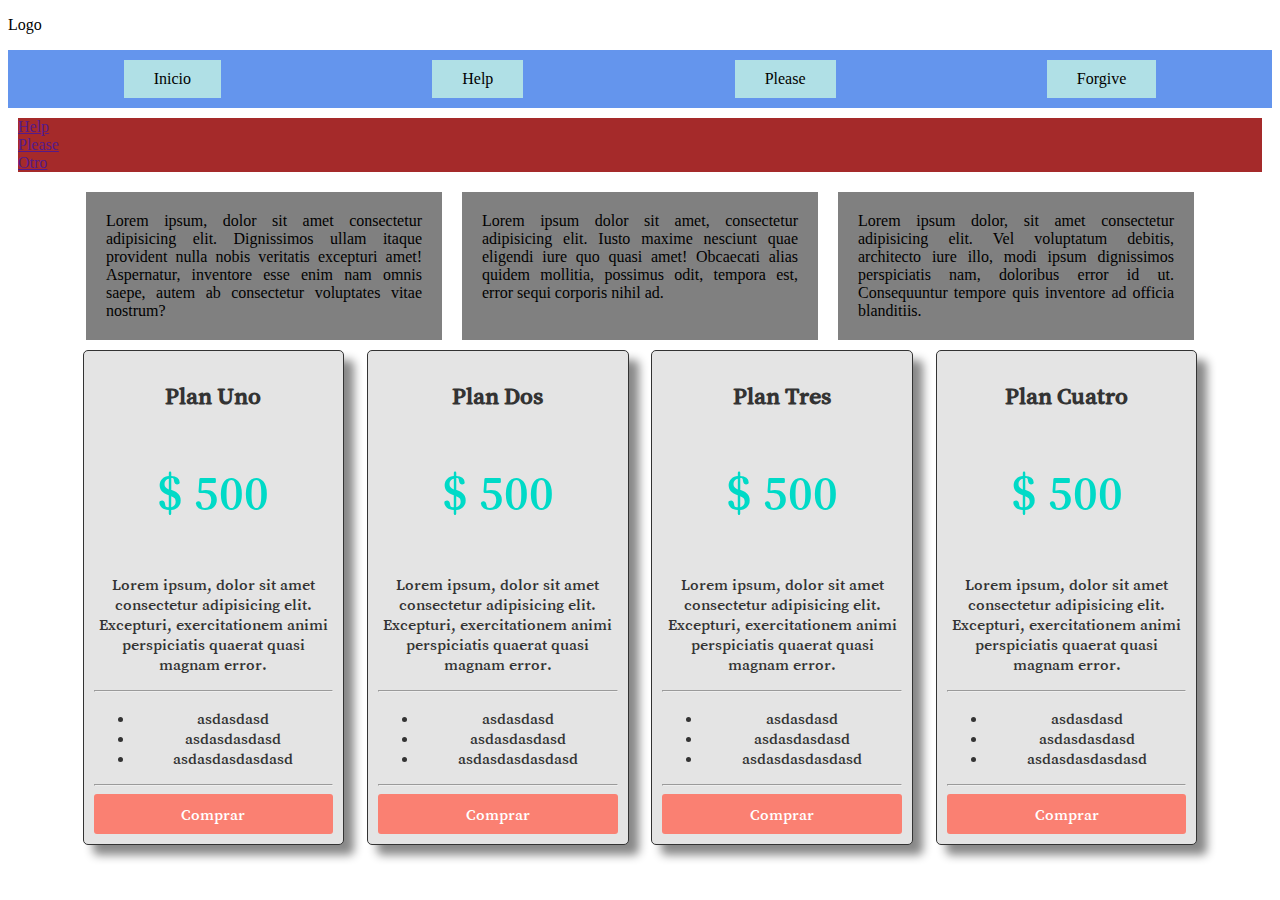
<file: html5 y css3/index.html>
<!DOCTYPE html>
<html lang="en">
<head>
    <meta charset="UTF-8">
    <meta name="viewport" content="width=device-width, initial-scale=1.0">
    <meta http-equiv="X-UA-Compatible" content="ie=edge">
    <title>Document</title>
       
    <link href="https://fonts.googleapis.com/css?family=Song+Myung&amp;subset=korean" rel="stylesheet">

    <link rel="stylesheet" href="css/estilos.css">
</head>
<body>
    <header>
        <p>Logo</p>
    </header>
    <!-- Elemento de linea (En una sola) -->
    <nav>
        <button class="nav_button" onclick="menu()">Menu</button>
        <a href="" class="nav_enlace hid">Inicio</a>
        <a href="" class="nav_enlace hid" >Help</a>
        <a href="" class="nav_enlace hid">Please</a>
        <a href="" class="nav_enlace hid">Forgive</a>         
    </nav>
    <!-- Elemento en bloque (hacia abajo) -->
    <div class="bloque">
            <a class="bloque2" href="">Help</a>
            <a class="bloque2" href="">Please</a>
            <a class="bloque2" href="">Otro</a>
    </div>
    <!-- Elemento de bloque (hacia abajo) a linea  -->
    <section class="padre">
        <p class="columna">Lorem ipsum, dolor sit amet consectetur adipisicing elit. Dignissimos ullam itaque provident nulla nobis veritatis excepturi amet! Aspernatur, inventore esse enim nam omnis saepe, autem ab consectetur voluptates vitae nostrum?</p>

        <p class="columna">Lorem ipsum dolor sit amet, consectetur adipisicing elit. Iusto maxime nesciunt quae eligendi iure quo quasi amet! Obcaecati alias quidem mollitia, possimus odit, tempora est, error sequi corporis nihil ad.</p>

        <p class="columna">Lorem ipsum dolor, sit amet consectetur adipisicing elit. Vel voluptatum debitis, architecto iure illo, modi ipsum dignissimos perspiciatis nam, doloribus error id ut. Consequuntur tempore quis inventore ad officia blanditiis.</p>
    </section>
    <!-- <aside>Publicidad</aside> -->
    <section class="container1 flex text_center">
        <div class="columna1">
            <h2>Plan Uno</h2>
            <p class="precio">$ 500</p>
            <p>Lorem ipsum, dolor sit amet consectetur adipisicing elit. Excepturi, exercitationem animi perspiciatis quaerat quasi magnam error.</p>
            <hr>
            <ul>
                <li>asdasdasd</li>
                <li>asdasdasdasd</li>
                <li>asdasdasdasdasd</li>
            </ul>
            <hr>
            <a href="" class="btn_precio">Comprar</a>
        </div>

        <div class="columna1">
            <h2>Plan Dos</h2>
            <p class="precio">$ 500</p>
            <p>Lorem ipsum, dolor sit amet consectetur adipisicing elit. Excepturi, exercitationem animi perspiciatis quaerat quasi magnam error.</p>
            <hr>
            <ul>
                <li>asdasdasd</li>
                <li>asdasdasdasd</li>
                <li>asdasdasdasdasd</li>
            </ul>
            <hr>
            <a href="" class="btn_precio">Comprar</a>
        </div>

        <div class="columna1">
            <h2>Plan Tres</h2>
            <p class="precio">$ 500</p>
            <p>Lorem ipsum, dolor sit amet consectetur adipisicing elit. Excepturi, exercitationem animi perspiciatis quaerat quasi magnam error.</p>
            <hr>
            <ul>
                <li>asdasdasd</li>
                <li>asdasdasdasd</li>
                <li>asdasdasdasdasd</li>
            </ul>
            <hr>
            <a href="" class="btn_precio">Comprar</a>
        </div>

        <div class="columna1">
            <h2>Plan Cuatro</h2>
            <p class="precio">$ 500</p>
            <p>Lorem ipsum, dolor sit amet consectetur adipisicing elit. Excepturi, exercitationem animi perspiciatis quaerat quasi magnam error.</p>
            <hr>
            <ul>
                <li>asdasdasd</li>
                <li>asdasdasdasd</li>
                <li>asdasdasdasdasd</li>
            </ul>
            <hr>
            <a href="" class="btn_precio">Comprar</a>
        </div>
    </section>
    <script>
        function menu() {
             let ancla = document.getElementsByClassName('nav_enlace');
             for(let i=0; i < ancla.length; i++){
                ancla[i].classList.toggle('hid');
                //  con toggle si esta la clase la quita y si no la pone
             }
        }
    </script>
</body>
</html>
</file>
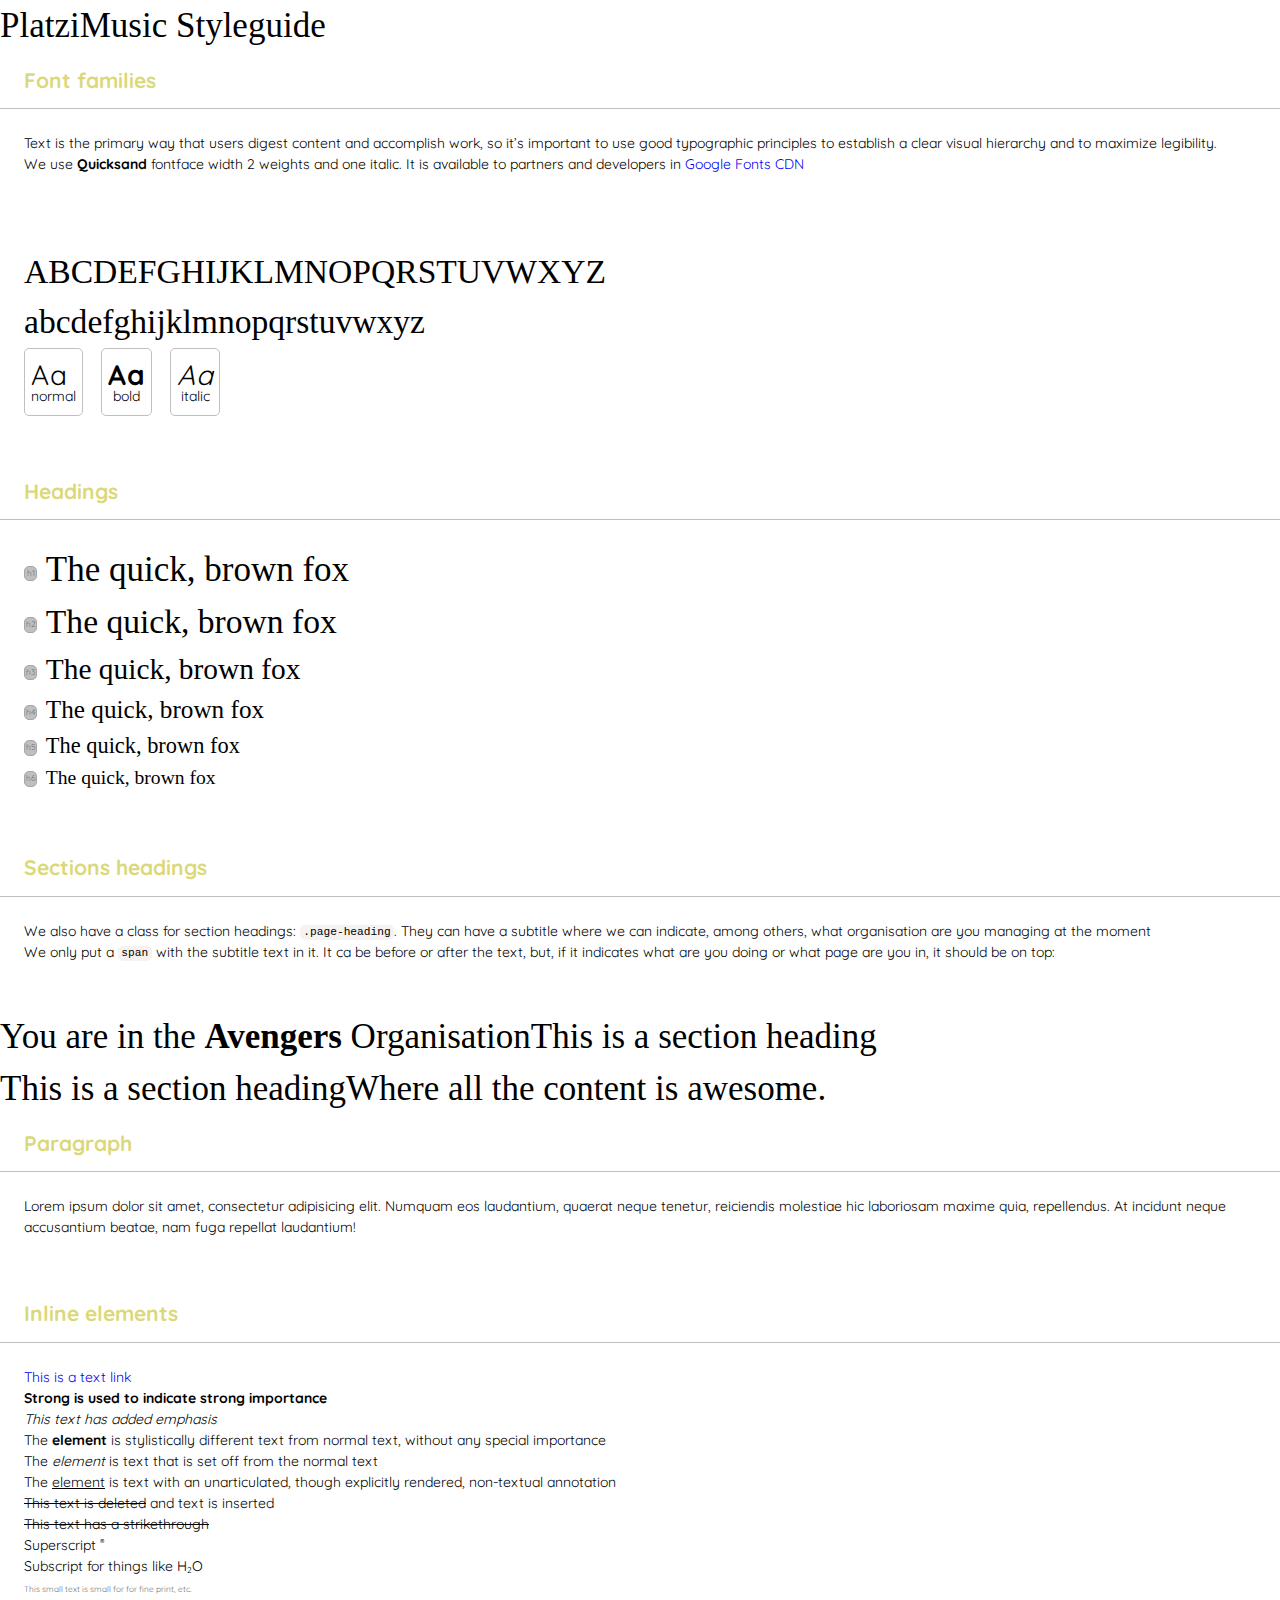
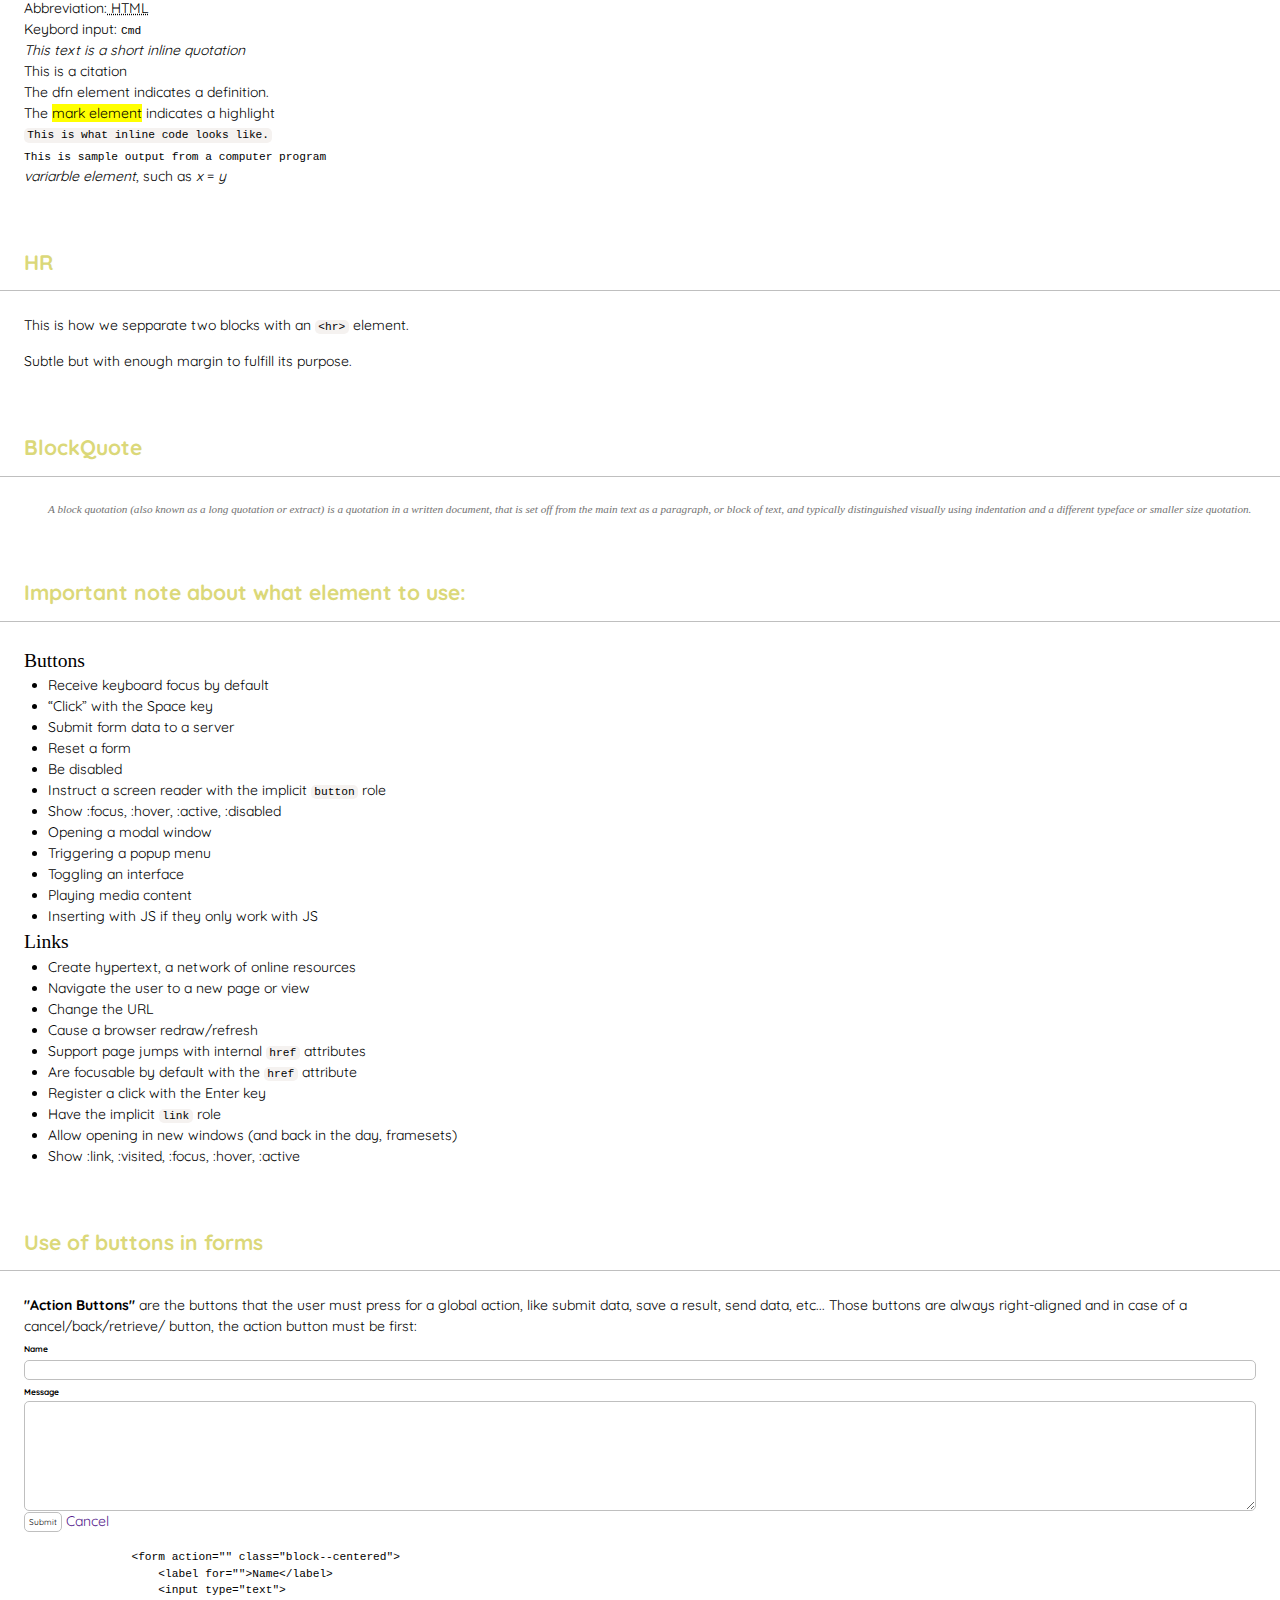
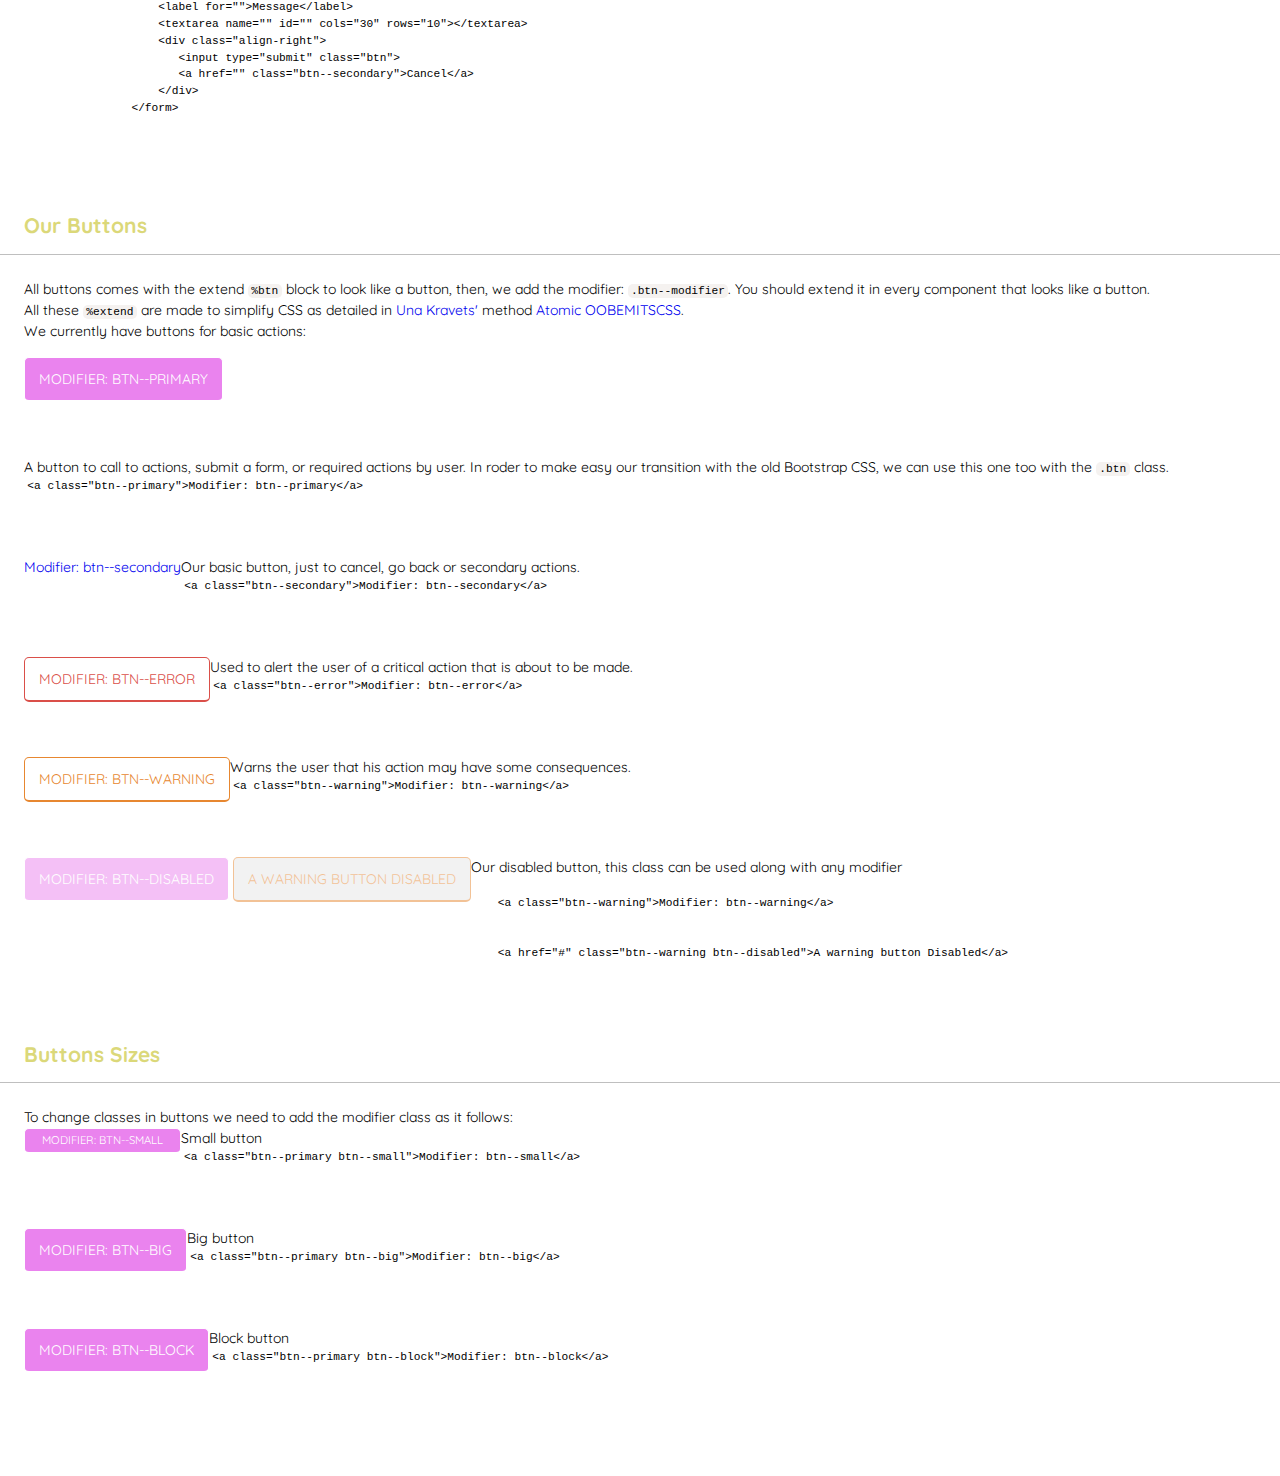
<file: platzi-scss-master/index.html>
<!doctype html>
<!-- HTML5 Boilerplate -->
<!--[if lt IE 7]><html class="no-js lt-ie9 lt-ie8 lt-ie7" lang="en"> <![endif]-->
<!--[if (IE 7)&!(IEMobile)]><html class="no-js lt-ie9 lt-ie8" lang="en"><![endif]-->
<!--[if (IE 8)&!(IEMobile)]><html class="no-js lt-ie9" lang="en"><![endif]-->
<!--[if gt IE 8]><!--> <html class="no-js" lang="en"><!--<![endif]-->

<head>
<meta charset="utf-8">

<title>PlatziMusic Styleguide</title>

<!-- http://bit.ly/18VB51x -->
<meta name="HandheldFriendly" content="True">
<meta name="MobileOptimized" content="320">

<!-- CSS Para todos los navegadores -->
<link rel="stylesheet" href="css/styleguide.css">


<!-- Iconos -->

<!-- 16x16 -->
<link rel="shortcut icon" href="/favicon.ico">
<!-- 32x32 -->
<link rel="shortcut icon" href="/favicon.png">
<!-- 57x57 (precomposed) for iPhone 3GS, pre-2011 iPod Touch and older Android devices -->
<link rel="apple-touch-icon-precomposed" href="img/apple-touch-icon-precomposed.png">
<!-- 72x72 (precomposed) for 1st generation iPad, iPad 2 and iPad mini -->
<link rel="apple-touch-icon-precomposed" sizes="72x72" href="img/apple-touch-icon-72x72-precomposed.png">
<!-- 114x114 (precomposed) for iPhone 4, 4S, 5 and post-2011 iPod Touch -->
<link rel="apple-touch-icon-precomposed" sizes="114x114" href="img/apple-touch-icon-114x114-precomposed.png">
<!-- 144x144 (precomposed) for iPad 3rd and 4th generation -->
<link rel="apple-touch-icon-precomposed" sizes="144x144" href="img/apple-touch-icon-144x144-precomposed.png">

<!--iOS -->
<meta name="viewport" content="width=device-width, initial-scale=1.0">


<link href="https://fonts.googleapis.com/css?family=Quicksand" rel="stylesheet">

<!-- Windows 8 / RT http://bit.ly/HHkt7m -->
<meta name="msapplication-TileImage" content="img/apple-touch-icon-144x144-precomposed.png">
<meta name="msapplication-TileColor" content="#000">
<meta http-equiv="cleartype" content="on">
</head>

<body>
<h1>PlatziMusic Styleguide</h1>

<div class="block">
    <div class="block__title">Font families</div>
    <div class="block__body">
        <p>Text is the primary way that users digest content and accomplish work, so it’s important to use good typographic principles to establish a clear visual hierarchy and to maximize legibility.</p>
        <p>We use <b>Quicksand</b> fontface width 2 weights and one italic. It is available to partners and developers in <a href="https://www.google.com/fonts/specimen/Open+Sans" target="_blank">Google Fonts CDN</a></p>
    </div>
</div>
<div class="block">
    <div class="block__body">
        <h2>ABCDEFGHIJKLMNOPQRSTUVWXYZ</h2>
        <h2>abcdefghijklmnopqrstuvwxyz</h2>
        <span class="stfontblock">Aa<span>normal</span></span>
        <span class="stfontblock"><b>Aa</b><span>bold</span></span>
        <span class="stfontblock"><i>Aa</i><span>italic</span></span>

    </div>
</div>
<div class="block">
    <div class="block__title">Headings</div>
    <div class="block__body">
        <h1 data-header="h1" class="sttitlebag">The quick, brown fox</h1>
        <h2 data-header="h2" class="sttitlebag">The quick, brown fox</h2>
        <h3 data-header="h3" class="sttitlebag">The quick, brown fox</h3>
        <h4 data-header="h4" class="sttitlebag">The quick, brown fox</h4>
        <h5 data-header="h5" class="sttitlebag">The quick, brown fox</h5>
        <h6 data-header="h6" class="sttitlebag">The quick, brown fox</h6>
    </div>
</div>
<div class="block">
    <div class="block__title">
        Sections headings
    </div>
    <div class="block__body">
        <p>We also have a class for section headings: <code>.page-heading</code>. They can have a subtitle where we can indicate, among others, what organisation are you managing at the moment</p>
        <p>We only put a <code>span</code> with the subtitle text in it. It ca be before or after the text, but, if it indicates what are you doing or what page are you in, it should be on top:</p>
    </div>
</div>
<h1 class="page-heading"><span>You are in the <b>Avengers</b> Organisation</span>This is a section heading</h1>
<h1 class="page-heading">This is a section heading<span>Where all the content is awesome.</span></h1>
<div class="block">
    <div class="block__title">Paragraph</div>
    <div class="block__body">
        <p>Lorem ipsum dolor sit amet, consectetur adipisicing elit. Numquam eos laudantium, quaerat neque tenetur, reiciendis molestiae hic laboriosam maxime quia, repellendus. At incidunt neque accusantium beatae, nam fuga repellat laudantium!</p>
    </div>
</div>
<div class="block">
    <div class="block__title">Inline elements</div>
    <div class="block__body">
        <p><a href="#">This is a text link</a></p>
        <p><strong>Strong is used to indicate strong importance</strong></p>
        <p><em>This text has added emphasis</em></p>
        <p>The <b>element</b> is stylistically different text from normal text, without any special importance</p>
        <p>The <i>element</i> is text that is set off from the normal text</p>
        <p>
            The
            <u>element</u> is text with an unarticulated, though explicitly rendered, non-textual annotation
        </p>
        <p>
            <del>This text is deleted</del> and
            <This>text is inserted</This>
        </p>
        <p>
            <s>This text has a strikethrough</s>
        </p>
        <p>Superscript <sup>®</sup></p>
        <p>Subscript for things like H<sub>2</sub>O</p>
        <p><small>This small text is small for for fine print, etc.</small></p>
        <p>Abbreviation:<abbr title="HyperText Markup Language"> HTML</abbr></p>
        <p>Keybord input: <kbd>Cmd</kbd></p>
        <p>
            <q cite="https://developer.mozilla.org/en-US/docs/HTML/Element">This text is a short inline quotation</q>
        </p>
        <p>
            <cite>This is a citation</cite>
        </p>
        <p>
            The
            <def>dfn element</def> indicates a definition.
        </p>
        <p>
            The
            <mark>mark element</mark> indicates a highlight
        </p>
        <p><code>This is what inline code looks like.</code></p>
        <p><samp>This is sample output from a computer program</samp></p>
        <p>
            <The>
                <var>variarble element</var>, such as
                <var>x</var> =
                <var>y</var>
            </The>
        </p>
    </div>
</div>
<div class="block">
    <div class="block__title">HR</div>
    <div class="block__body">
        <p>This is how we sepparate two blocks with an <code>&lt;hr&gt;</code> element.</p>
        <hr />
        <p>Subtle but with enough margin to fulfill its purpose.</p>
    </div>

</div>
<div class="block">
    <div class="block__title">BlockQuote</div>
    <div class="block__body">
        <blockquote>
            <p>A block quotation (also known as a long quotation or extract) is a quotation in a written document, that is set off from the main text as a paragraph, or block of text, and typically distinguished visually using indentation and a different typeface or smaller size quotation.</p>
        </blockquote>
    </div>
</div>
<div class="block">
    <div class="block__title">
        Important note about what element to use:
    </div>
    <div class="block__body">
        <h6>Buttons</h6>
        <ul>
            <li>Receive keyboard focus by default</li>
            <li>“Click” with the Space key</li>
            <li>Submit form data to a server</li>
            <li>Reset a form</li>
            <li>Be disabled</li>
            <li>Instruct a screen reader with the implicit <code>button</code> role</li>
            <li>Show :focus, :hover, :active, :disabled</li>

            <li>Opening a modal window</li>
            <li>Triggering a popup menu</li>
            <li>Toggling an interface</li>
            <li>Playing media content</li>
            <li>Inserting with JS if they only work with JS</li>
        </ul>
        <h6>Links</h6>
        <ul>
            <li>Create hypertext, a network of online resources</li>
            <li>Navigate the user to a new page or view</li>
            <li>Change the URL</li>
            <li>Cause a browser redraw/refresh</li>
            <li>Support page jumps with internal <code>href</code> attributes</li>
            <li>Are focusable by default with the <code>href</code> attribute</li>
            <li>Register a click with the Enter key</li>
            <li>Have the implicit <code>link</code> role</li>
            <li>Allow opening in new windows (and back in the day, framesets)</li>
            <li>Show :link, :visited, :focus, :hover, :active</li>
        </ul>
    </div>
</div>
<div class="block">
    <div class="block__title">
        Use of buttons in forms
    </div>
    <div class="block__body">
        <p><b>"Action Buttons"</b> are the buttons that the user must press for a global action, like submit data, save a result, send data, etc... Those buttons are always right-aligned and in case of a cancel/back/retrieve/ button, the action button must be first:</p>
        <form action="" class="block--centered">
            <label for="">Name</label>
            <input type="text">
            <label for="">Message</label>
            <textarea name="" id="" cols="30" rows="10"></textarea>
            <div class="align-right">
               <input type="submit" class="btn">
               <a href="" class="btn--secondary">Cancel</a>
            </div>
        </form>
        <pre>
            <code class="language-html">
                &lt;form action="" class="block--centered"&gt;
                    &lt;label for=""&gt;Name&lt;/label&gt;
                    &lt;input type="text"&gt;
                    &lt;label for=""&gt;Message&lt;/label&gt;
                    &lt;textarea name="" id="" cols="30" rows="10"&gt;&lt;/textarea&gt;
                    &lt;div class="align-right"&gt;
                       &lt;input type="submit" class="btn"&gt;
                       &lt;a href="" class="btn--secondary"&gt;Cancel&lt;/a&gt;
                    &lt;/div&gt;
                &lt;/form&gt;
            </code>
        </pre>
    </div>
</div>
<div class="block">
    <div class="block__title">Our Buttons</div>
    <div class="block__body">
        <p>All buttons comes with the extend <code>%btn</code> block to look like a button, then, we add the modifier: <code>.btn--modifier</code>. You should extend it in every component that looks like a button.</p>

        <p>All these <code>%extend</code> are made to simplify CSS as detailed in <a href="https://twitter.com/una">Una Kravets'</a> method <a href="http://una.im/classy-css/#💁">Atomic OOBEMITSCSS</a>.</p>
        <p>We currently have buttons for basic actions:</p>
        <hr>
        <div class="grid margin-bottom-xl">
            <div class="grid--item-6 valign-center">
                <a href="#" class="btn--primary">Modifier: btn--primary</a>
            </div>
            <div class="grid--item-6">
                <p> A button to call to actions, submit a form, or required actions by user. In roder to make easy our transition with the old Bootstrap CSS, we can use this one too with the <code>.btn</code> class.</p>
                <pre><code class="language-html">&lt;a class="btn--primary"&gt;Modifier: btn--primary&lt;/a&gt;</code></pre>
            </div>
        </div>

        <div class="grid margin-bottom-xl">
            <div class="grid--item-6 valign-center">
                <a href="#" class="btn--secondary">Modifier: btn--secondary</a>

            </div>
            <div class="grid--item-6">
                <p> Our basic button, just to cancel, go back or secondary actions.</p>
                <pre><code class="language-html">&lt;a class="btn--secondary"&gt;Modifier: btn--secondary&lt;/a&gt;</code></pre>
            </div>
        </div>

        <div class="grid margin-bottom-xl">
            <div class="grid--item-6 valign-center">
                <a href="#" class="btn--error">Modifier: btn--error</a>

            </div>
            <div class="grid--item-6">
                <p>Used to alert the user of a critical action that is about to be made.</p>
                <pre><code class="language-html">&lt;a class="btn--error"&gt;Modifier: btn--error&lt;/a&gt;</code></pre>
            </div>
        </div>

        <div class="grid margin-bottom-xl">
            <div class="grid--item-6 valign-center">
                <a href="#" class="btn--warning">Modifier: btn--warning</a>

            </div>
            <div class="grid--item-6">
                <p>Warns the user that his action may have some consequences.</p>
                 <pre><code class="language-html">&lt;a class="btn--warning"&gt;Modifier: btn--warning&lt;/a&gt;</code></pre>
            </div>
        </div>
        <div class="grid margin-bottom-xl">
            <div class="grid--item-6 valign-center">
                <div>
                    <a href="#" class="btn--primary btn--disabled margin-bottom">Modifier: btn--disabled</a>
                    <a href="#" class="btn--warning btn--disabled">A warning button Disabled</a>
                </div>
            </div>
            <div class="grid--item-6">
                <p>Our disabled button, this class can be used along with any modifier</p>
 <pre>
<code class="language-html">
    &lt;a class="btn--warning"&gt;Modifier: btn--warning&lt;/a&gt;
</code>
<code class="language-html">
    &lt;a href="#" class="btn--warning btn--disabled"&gt;A warning button Disabled&lt;/a&gt;
</code>
</pre>
            </div>
        </div>
    </div>
</div>
<div class="block">
    <div class="block__title">
       Buttons Sizes
    </div>
    <div class="block__body">
        <p>To change classes in buttons we need to add the modifier class as it follows:</p>
       <div class="grid margin-bottom-xl">
            <div class="grid--item-6 valign-center">
                <a href="#" class="btn--primary btn--small">Modifier: btn--small</a>
            </div>
            <div class="grid--item-6">
                <p>Small button</p>
                <pre><code class="language-html">&lt;a class="btn--primary btn--small"&gt;Modifier: btn--small&lt;/a&gt;</code></pre>
            </div>
        </div>

        <div class="grid margin-bottom-xl">
            <div class="grid--item-6 valign-center">
                <a href="#" class="btn--primary btn--big">Modifier: btn--big</a>
            </div>
            <div class="grid--item-6">
                <p>Big button</p>
                <pre><code class="language-html">&lt;a class="btn--primary btn--big"&gt;Modifier: btn--big&lt;/a&gt;</code></pre>
            </div>
        </div>

        <div class="grid margin-bottom-xl">
            <div class="grid--item-6 valign-center">
                <a href="#" class="btn--primary btn--block">Modifier: btn--block</a>
            </div>
            <div class="grid--item-6">
                <p>Block button</p>
                <pre><code class="language-html">&lt;a class="btn--primary btn--block"&gt;Modifier: btn--block&lt;/a&gt;</code></pre>
            </div>
        </div>
    </div>
</div>
</body>
</html>
</file>
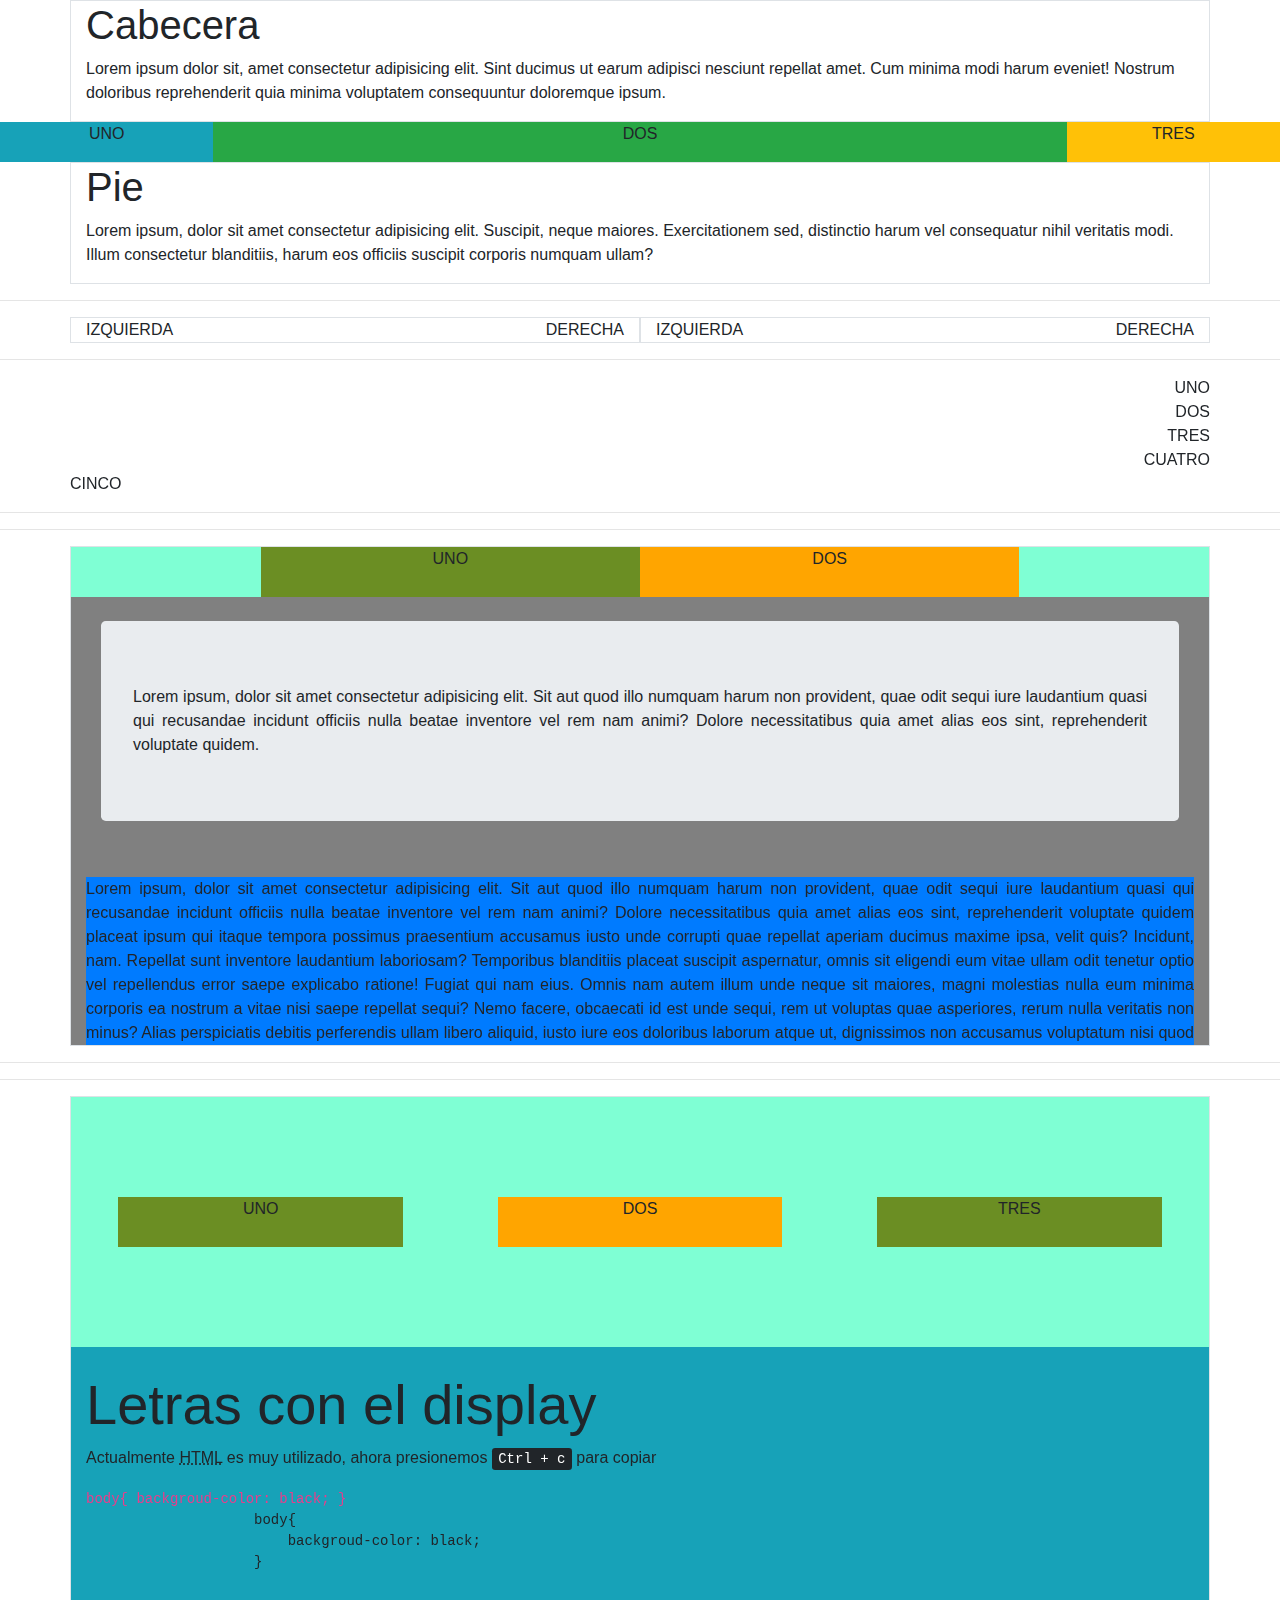
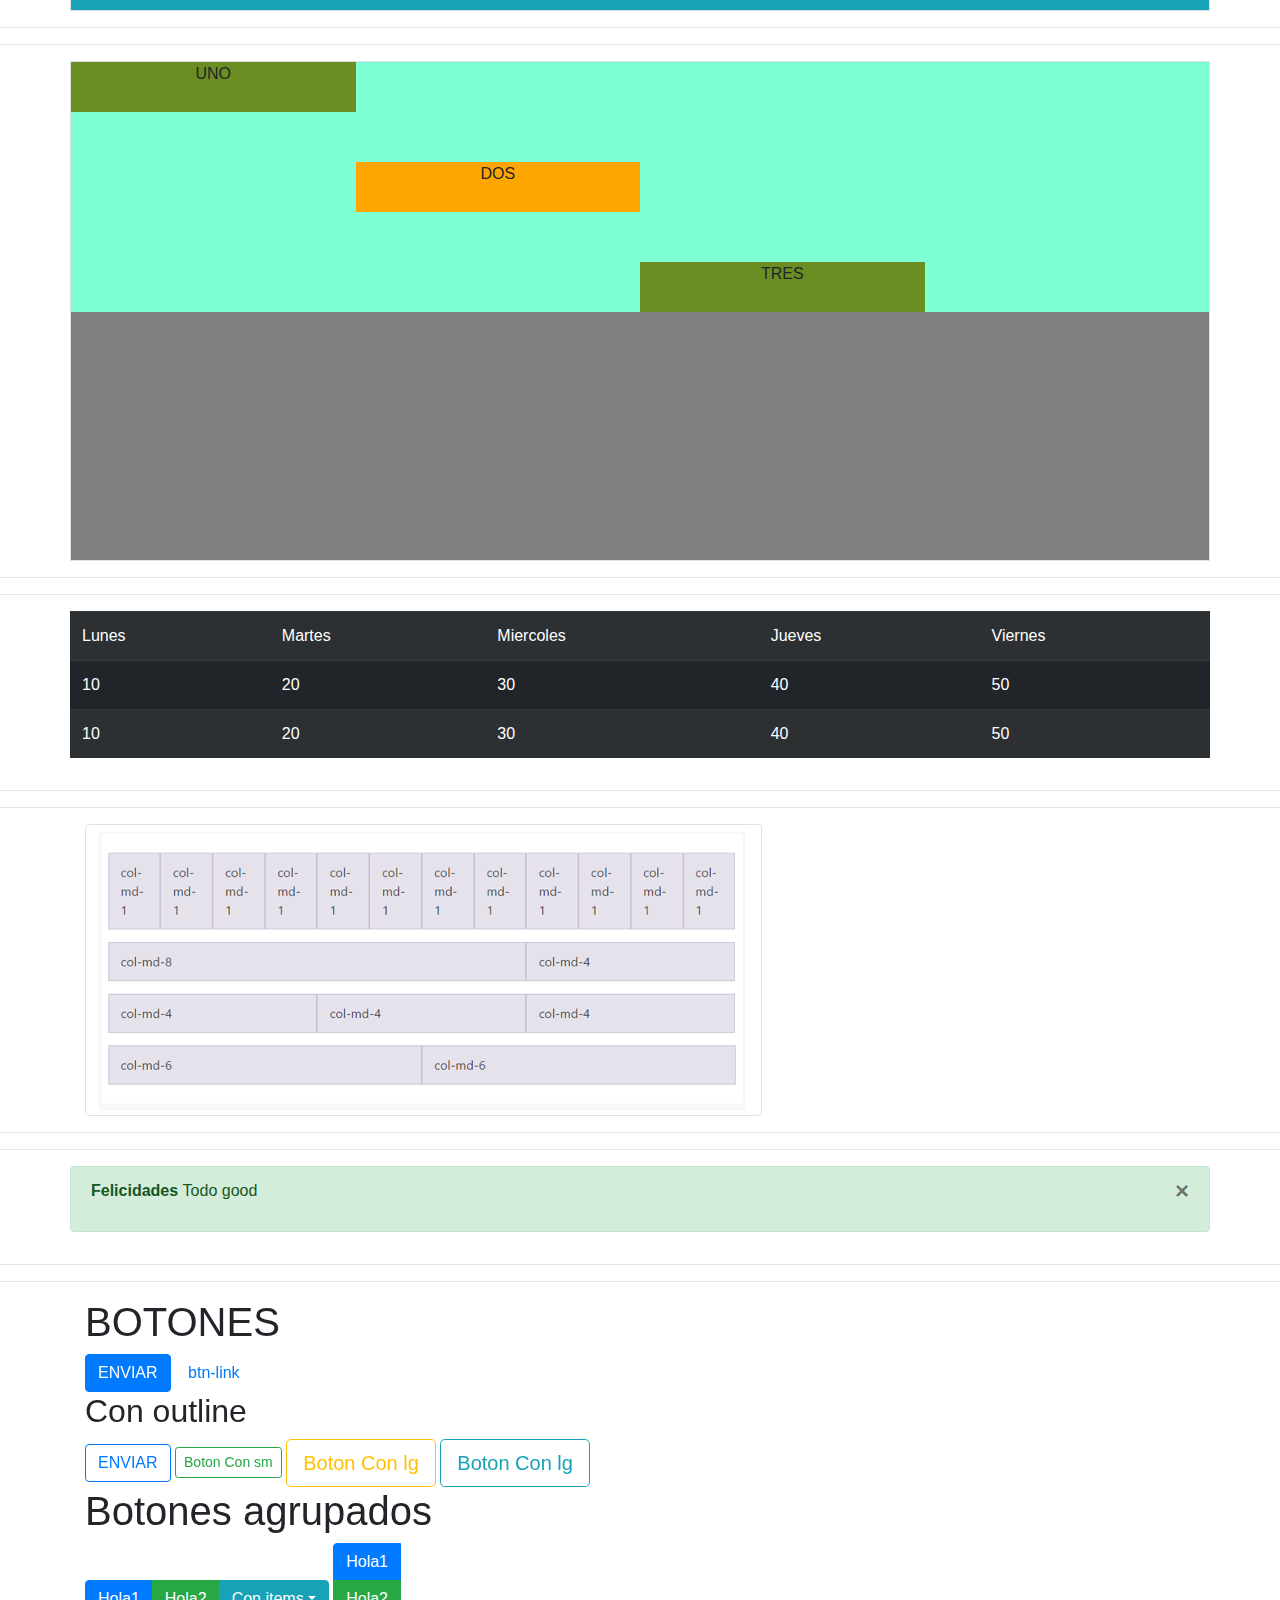
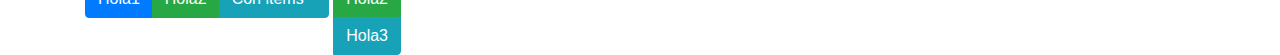
<file: Proyecto_bootstrap/index.html>
<!DOCTYPE html>
<html lang="en">
<head>
    <meta charset="UTF-8">
    <meta name="viewport" content="width=device-width, initial-scale=1.0">
    <!-- para que sea compatible con internet explorer 9 y tambien para edge  -->
    <meta http-equiv="X-UA-Compatible" content="ie=edge">
    <title>Bootstrap</title>
    <link rel="stylesheet" href="css/bootstrap.css">
    <link rel="stylesheet" href="css/style.css">
</head>
<body>
    <header class="container border">
        <section class="row">
            <section class="col">
                <h1>Cabecera</h1>
                <p>Lorem ipsum dolor sit, amet consectetur adipisicing elit. Sint ducimus ut earum adipisci nesciunt repellat amet. Cum minima modi harum eveniet! Nostrum doloribus reprehenderit quia minima voluptatem consequuntur doloremque ipsum.</p>
            </section>
        </section>
    </header>
    <!-- poniendo -fluid damos a entender que va hacer un contenedor fluido, es decir que va a ocupar todas las margenes en la pantalla, pantalla completa,sin el se crean unas margenes a los costados -->
    <section class="container-fluid">
        <section class="row">
            <!-- En total son 12 columnas en bootstrap, cada elemento se divide en 12 cada section con class col, el numero al lado de col el el numero de columnas vistuales ubicando un total de 12 -->
            <!-- d=display
            d-none: Desapacere el elemento en todas las resoluciones, hasta donde se vuelva a modificar
            -   Escogemos la resolucion que queremosdonde desaparesca ejemplo
            d-xs-none  d-sm-none : Desaparecera en esas resoluciones

            -   IMPORTANTE en bootstrap se empieza trabajando desde pantalla pequena-movil, hasta la grande lo que se haga en la pequena vaafectar las otras resoluciones hasta que se diga lo contrario en alguna otra resolucion 
        
            -   Si queremos que en todas las vistas ocupen el elmento todo elbloque solo ponemos col12 sin necesidad de poner las demas resoluciones, esta afecta a todas-->
            <section class="col-12 col-sm-12 col-md-6 col-lg-4 col-xl-2     d-none d-md-block text-center bg-info"> <p>UNO</p> </section>
            <section class="col-12 col-sm-12 col-md-6 col-lg-4 col-xl-8 text-center bg-success"> <p>DOS</p> </section>
            <section class="col-12 col-sm-12 col-md-12 col-lg-4 col-xl-2    d-none d-md-block text-center bg-warning"> <p>TRES</p> </section>
            
        </section>
    </section>
    <footer class="container border">
        <section class="row">
            <section class="col">
                <h1>Pie</h1>
                <p>Lorem ipsum, dolor sit amet consectetur adipisicing elit. Suscipit, neque maiores. Exercitationem sed, distinctio harum vel consequatur nihil veritatis modi. Illum consectetur blanditiis, harum eos officiis suscipit corporis numquam ullam?</p>
            </section>
        </section>
    </footer>
    <hr>
    <section class="container">
        <!-- Se alinean a la izquierda y a la derecha en linea 
        con clearfix lo que hacemos es que cuando haya mucho contenido cada elemento respeta su espacio no se va a unir-->
        <section class="row">
            <section class="col clearfix border">
                <span class="float-left">IZQUIERDA</span>
                <span class="float-right">DERECHA</span>
            </section>
            <section class="col clearfix border">
                    <span class="float-left">IZQUIERDA</span>
                    <span class="float-right">DERECHA</span>
            </section>
        </section>
    </section>

    <hr>

    <section class="container">
        <!-- Que se alinee a la posicion que queramos en la resolucion querida
        Ningun elemento se esta alineando en xs por eso van a la derecha-->
            <section class="row d-block">
                <section class="float-sm-right">UNO</section><br>
                <section class="float-md-right">DOS</section><br>
                <section class="float-lg-right">TRES</section><br>
                <section class="float-xl-right">CUATRO</section><br>
                <section class="float-none">CINCO</section>
                
            </section>
    </section>
    <hr>
    <hr>
    <!-- alinear horizintal -->
    <section class="container border borde">
        <section class="row justify-content-center borde1">
            <section class="col-4 borde2"><p>UNO</p></section>
            <section class="col-4 borde3"><p>DOS</p></section>
        </section>
        <br>
        <section class="col-12">
                <p class="text-justify jumbotron">
                    Lorem ipsum, dolor sit amet consectetur adipisicing elit. Sit aut quod illo numquam harum non provident, quae odit sequi iure laudantium quasi qui recusandae incidunt officiis nulla beatae inventore vel rem nam animi? Dolore necessitatibus quia amet alias eos sint, reprehenderit voluptate quidem. 
                </p>
        </section>
        <br>
        <section>
            <p class="text-justify text-secundary bg-primary">
                Lorem ipsum, dolor sit amet consectetur adipisicing elit. Sit aut quod illo numquam harum non provident, quae odit sequi iure laudantium quasi qui recusandae incidunt officiis nulla beatae inventore vel rem nam animi? Dolore necessitatibus quia amet alias eos sint, reprehenderit voluptate quidem placeat ipsum qui itaque tempora possimus praesentium accusamus iusto unde corrupti quae repellat aperiam ducimus maxime ipsa, velit quis? Incidunt, nam. Repellat sunt inventore laudantium laboriosam? Temporibus blanditiis placeat suscipit aspernatur, omnis sit eligendi eum vitae ullam odit tenetur optio vel repellendus error saepe explicabo ratione! Fugiat qui nam eius. Omnis nam autem illum unde neque sit maiores, magni molestias nulla eum minima corporis ea nostrum a vitae nisi saepe repellat sequi? Nemo facere, obcaecati id est unde sequi, rem ut voluptas quae asperiores, rerum nulla veritatis non minus? Alias perspiciatis debitis perferendis ullam libero aliquid, iusto iure eos doloribus laborum atque ut, dignissimos non accusamus voluptatum nisi quod qui, laudantium veritatis est nemo  
            </p>
            <p class="alert alert-success">
                Lorem ipsum dolor sit amet consectetur adipisicing elit. Quas ea aliquam culpa reprehenderit voluptates, minima nisi ab iure aut ad quos quasi molestiae atque repellendus laborum aspernatur, exercitationem, impedit maxime?
                <a href="#" class="alert-link">Esto es un link con clase ALERT-LINK</a>
                <a href="#">Otro Link SIN la Clase alert...</a>
            </p>
            <p>
                Lorem ipsum dolor sit amet consectetur adipisicing elit. Consectetur aliquid aspernatur eos laboriosam aperiam laborum tenetur? Quis similique eligendi laborum error atque, possimus obcaecati maxime commodi aliquam? Aspernatur, quae similique!
            </p>
        </section>
    </section>

    <hr>
    <hr>
    <!-- alinear vertical -->
    <section class="container border bg-info">
            <section class="row align-items-center justify-content-around borde1" style="height: 250px;">
                <section class="col-3 borde2"><p>UNO</p></section>
                <section class="col-3 borde3"><p>DOS</p></section>
                <section class="col-3 borde2"><p>TRES</p></section>
            </section>
            <br>
            <section>
                <h2 class="display-4">Letras con el display</h2>
            </section>
            <!-- con esta nueva etiqueta es para abreviaturas
                -Con la etiqueta kbd, es para atajos de teclado no la sombrea
                -Con la etiqueta code, lo que hace es que todo quede horizontal no importa los    saltos de linea que demos
                -Con la etiqueta span, declaramos elementos en linea
                -Con la etiqueta Pre , si respeta los saltos de lines  -->
            <section>
                <p>Actualmente <abbr title="Lenguaje de marcas de hipertextos">HTML</abbr> es muy utilizado, ahora presionemos <kbd>Ctrl + c</kbd> para copiar </p>
                <code>
                    body{
                        backgroud-color: black;
                    }
                </code>
                <pre>
                    body{
                        backgroud-color: black;
                    }
                </pre>
            </section>
    </section>
    <hr>
    <hr>

    <!-- alinear Independientemente -->
    <section class="container border borde">
            <section class="row borde1" style="height: 250px;">
                <section class="col-3 align-self-start borde2"><p>UNO</p></section>
                <section class="col-3 align-self-center borde3"><p>DOS</p></section>
                <section class="col-3 align-self-end borde2"><p>TRES</p></section>
            </section>
    </section>
    <hr>
    <hr>

    <section class="container">
            <section class="row">
                <table class="table table-striped table-hover table-dark table-responsive-xs">
                    <tr>
                        <td>Lunes</td>
                        <td>Martes</td>
                        <td>Miercoles</td>
                        <td>Jueves</td>
                        <td>Viernes</td>
                    </tr>
                    <tr>   
                        <td>10</td>
                        <td>20</td>
                        <td>30</td>
                        <td>40</td>
                        <td>50</td>
                    </tr>
                    <tr>   
                        <td>10</td>
                        <td>20</td>
                        <td>30</td>
                        <td>40</td>
                        <td>50</td>
                    </tr>
                </table>
               
            </section>
    </section>
    <hr>
    <hr>

    <section class="container">
        <section class="row">
            <section class="col">
                <img src="img/sistema-rejilla-filas-columnas-tamanios-pantalla.png" alt="hola" class="img-fluid img-thumbnail">
            </section>
        </section>
    </section>
    <hr>
    <hr>
    <section class="container">
        <section class="row">
            <section class="col alert alert-success">
                <p>
                    <!-- para cerrar el parrafo o formulario -->
                    <button type="button" class="close" data-dismiss="alert">&times;</button>
                    <strong>Felicidades </strong> Todo good
                </p>
            </section>
        </section>
    </section>
    <hr>
    <hr>
    <section class="container">
        <section class="row">
            <section class="col">
                <h1>BOTONES</h1>
                <button type="button" class="btn btn-primary">ENVIAR</button>
                <button type="button" class="btn btn-link">btn-link</button>
                <h2>Con outline</h2>
                <button class="btn btn-outline-primary">ENVIAR</button>
                <button class="btn btn-outline-success btn-sm">Boton Con sm</button>
                <button class="btn btn-outline-warning btn-lg">Boton Con lg</button>
                <button class="btn btn-outline-info btn-lg">Boton Con lg</button>
                <h1>Botones agrupados</h1>
                <section class="btn-group">
                    <button class="btn btn-primary">Hola1</button>
                    <button class="btn btn-success">Hola2</button>
                    <!-- Esto sirve con la libreria popper  ITEM-->
                    <section class="btn-group">
                        <button class="btn btn-info dropdown-toggle" data-toggle="dropdown">Con items</button>
                        <section class="dropdown-menu">
                            <a href="" class="dropdown-item">aaa</a>
                            <a href="" class="dropdown-item">bbbb</a>
                            <a href="" class="dropdown-item">ccc</a>
                            <button class="btn btn-outline-primary dropdown-item">boton</button>
                        </section>
                    </section>
                </section>
                <section class="btn-group btn-group-vertical">
                    <button class="btn btn-primary">Hola1</button>
                    <button class="btn btn-success">Hola2</button>
                    <button class="btn btn-info">Hola3</button>
                    
                </section>
            </section>             
        </section>
    </section>

    <script src="js/jquery-3.3.1.slim.min.js"></script>
    <script src="js/popper.min.js"></script>
    <script src="js/bootstrap.min.js"></script>
</body>
</html>
</file>
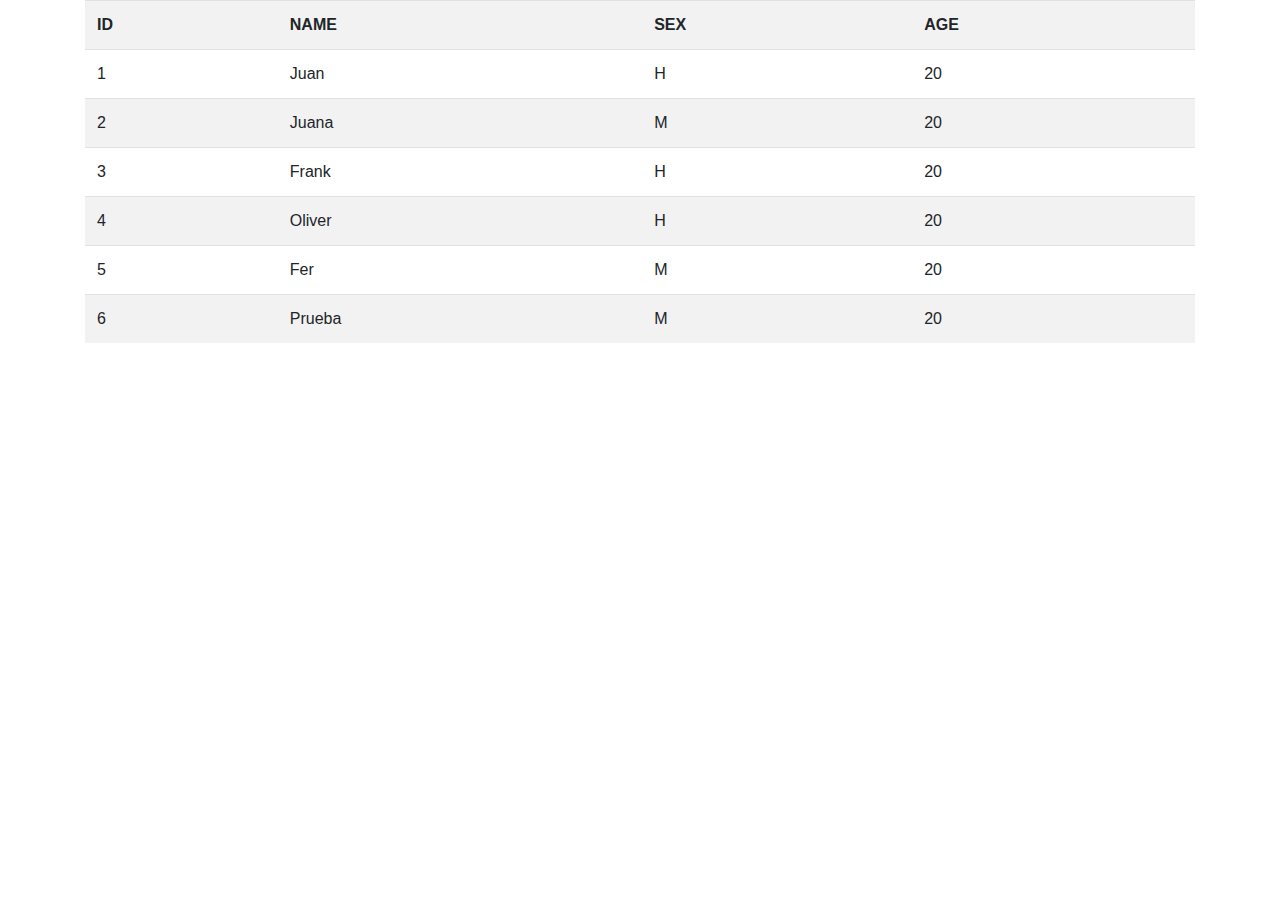
<file: widget-demo/index.html>
<!DOCTYPE html>
<html lang="en">
<head>
    <meta charset="UTF-8">
    <meta name="viewport" content="width=device-width, initial-scale=1.0">
    <meta http-equiv="X-UA-Compatible" content="ie=edge">
    <link rel="stylesheet" href="bootstrap/css/bootstrap.css">
    <link rel="stylesheet" href="css/styles.css">
    <title>Tabla</title>
</head>
<body>
    <section class="container ">
        <section class="row ">
            <section class="col ss ">
                <table class="table table-striped table-hover table-responsive-xs ">
                    <tr class="">
                        <th>ID</th>
                        <th class="">NAME</th>
                        <th class="ocultar2">SEX</th>
                        <th class="ocultar">AGE</th>
                        
                        
                    </tr>
                    <tr class="">
                        <td>1</td>
                        <td>Juan</td>
                        <td class="ocultar2">H</td>
                        <td class="ocultar">20</td>
                        
                    </tr>
                    <tr>
                        <td>2</td>
                        <td>Juana</td>
                        <td class="ocultar2">M</td>
                        <td class="ocultar">20</td>
                        
                    </tr>
                    <tr>
                        <td>3</td>
                        <td>Frank</td>
                        <td class="ocultar2">H</td>
                        <td class="ocultar">20</td>
                        
                    </tr>
                    <tr>
                        <td>4</td>
                        <td>Oliver</td>
                        <td class="ocultar2">H</td>
                        <td class="ocultar">20</td>
                        
                        </td>
                    </tr>
                    <tr>
                        <td>5</td>
                        <td>Fer</td>
                        <td class="ocultar2">M</td>
                        <td class="ocultar">20</td>
                        
                    </tr>
                    <tr>
                        <td>6</td>
                        <td>Prueba</td>
                        <td class="ocultar2">M</td>
                        <td class="ocultar">20</td>
                        
                    </tr>
                </table>
            </section>
        </section>
    </section>
    


    <script src="bootstrap/js/jquery-3.3.1.slim.min.js"></script>
    <script src="bootstrap/js/popper.min.js"></script>
    <script src="bootstrap/js/bootstrap.min.js"></script>
</body>
</html>
</file>
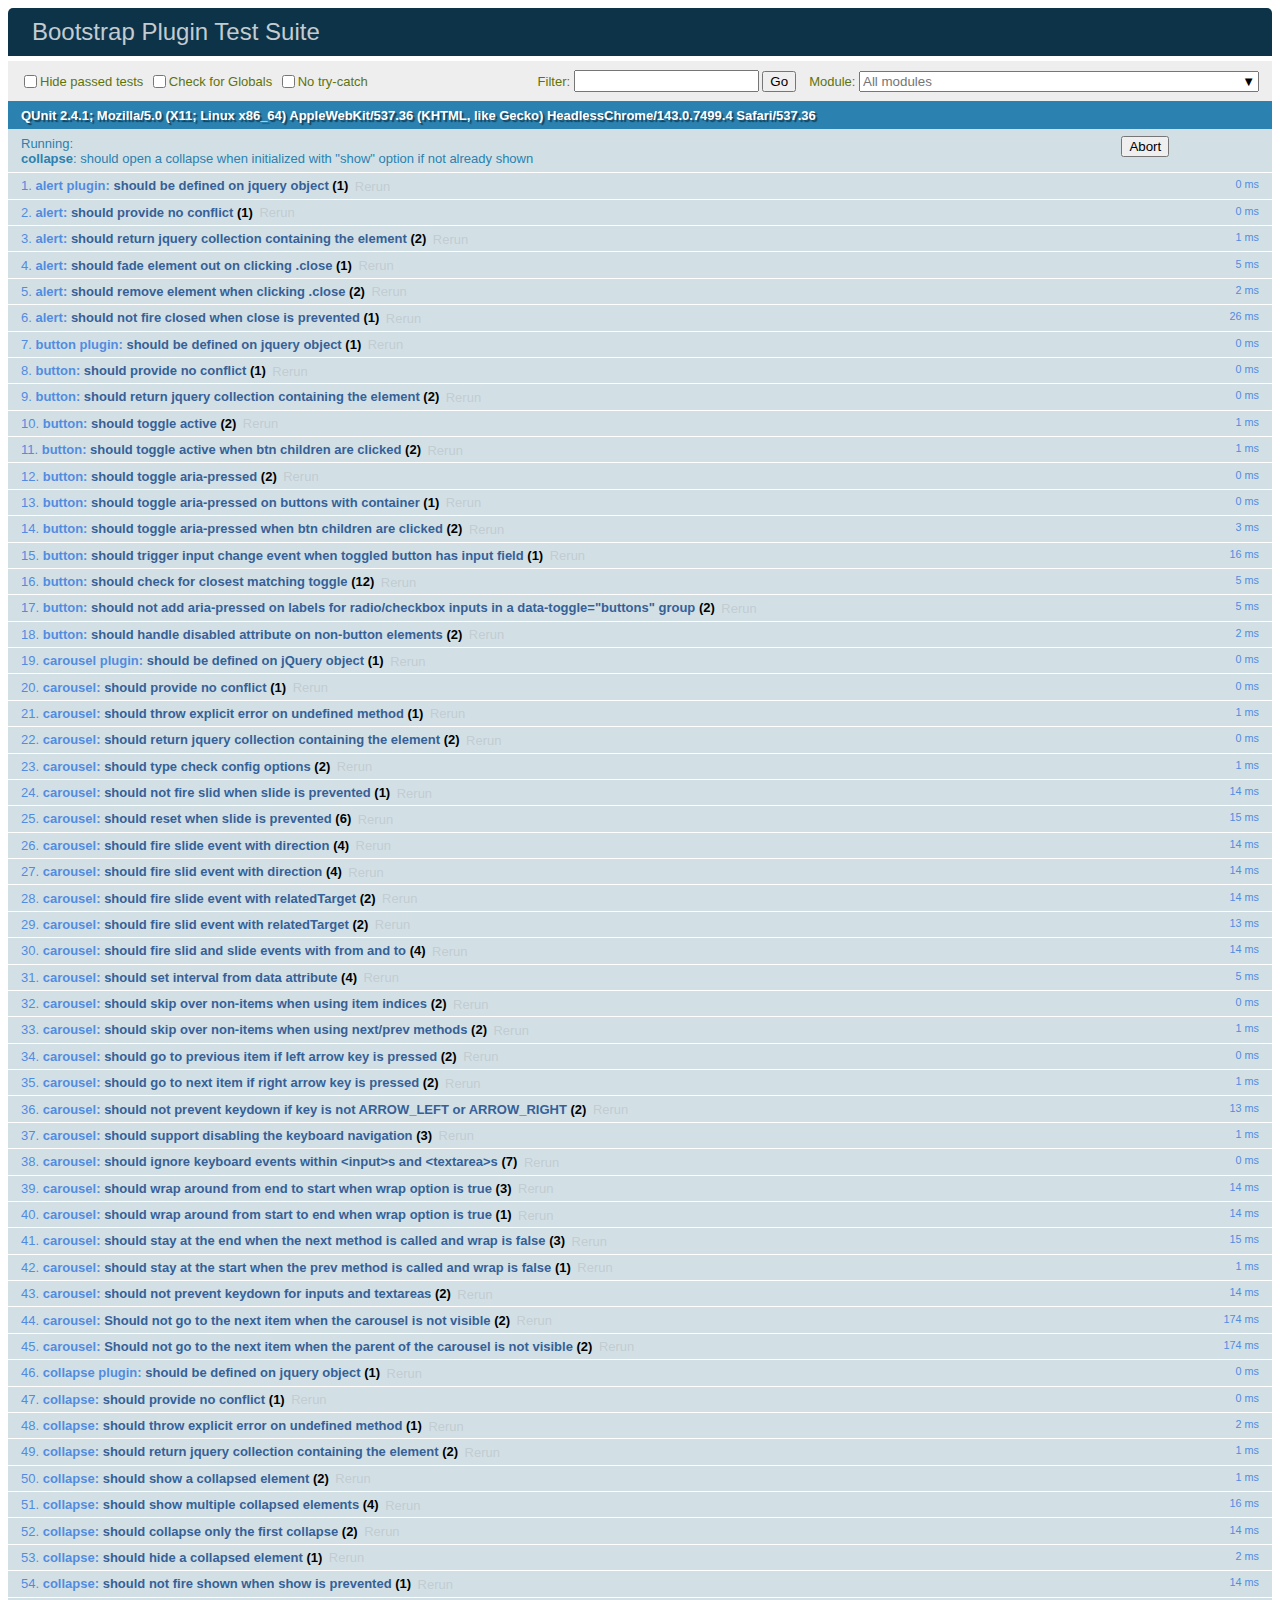
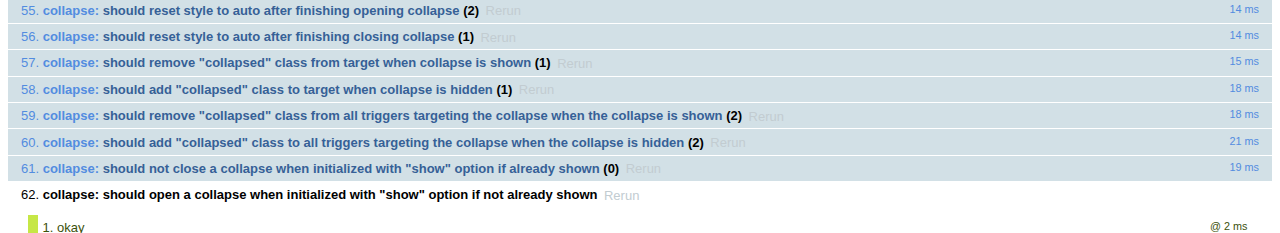
<file: bootstrap-4.0.0/js/tests/index.html>
<!doctype html>
<html lang="en">
  <head>
    <meta charset="utf-8">
    <meta name="viewport" content="width=device-width, initial-scale=1, shrink-to-fit=no">
    <title>Bootstrap Plugin Test Suite</title>

    <!-- jQuery -->
    <script>
      (function () {
        var path = '../../assets/js/vendor/jquery-slim.min.js'
        // get jquery param from the query string.
        var jQueryVersion = location.search.match(/[?&]jquery=(.*?)(?=&|$)/)

        // If a version was specified, use that version from our vendor folder
        if (jQueryVersion) {
          path = 'vendor/jquery-' + jQueryVersion[1] + '.min.js'
        }
        document.write('<script src="' + path + '"><\/script>')
      }())
    </script>
    <script src="../../assets/js/vendor/popper.min.js"></script>

    <!-- QUnit -->
    <link rel="stylesheet" href="vendor/qunit.css" media="screen">
    <script src="vendor/qunit.js"></script>

    <script>
      // Disable jQuery event aliases to ensure we don't accidentally use any of them
      [
        'blur',
        'focus',
        'focusin',
        'focusout',
        'resize',
        'scroll',
        'click',
        'dblclick',
        'mousedown',
        'mouseup',
        'mousemove',
        'mouseover',
        'mouseout',
        'mouseenter',
        'mouseleave',
        'change',
        'select',
        'submit',
        'keydown',
        'keypress',
        'keyup',
        'contextmenu'
      ].forEach(function(eventAlias) {
        $.fn[eventAlias] = function() {
          throw new Error('Using the ".' + eventAlias + '()" method is not allowed, so that Bootstrap can be compatible with custom jQuery builds which exclude the "event aliases" module that defines said method. See https://github.com/twbs/bootstrap/blob/master/CONTRIBUTING.md#js')
        }
      })

      // Require assert.expect in each test
      QUnit.config.requireExpects = true

      // See https://github.com/axemclion/grunt-saucelabs#test-result-details-with-qunit
      var log = []
      var testName

      QUnit.done(function(testResults) {
        var tests = []
        for (var i = 0; i < log.length; i++) {
          var details = log[i]
          tests.push({
            name: details.name,
            result: details.result,
            expected: details.expected,
            actual: details.actual,
            source: details.source
          })
        }
        testResults.tests = tests

        window.global_test_results = testResults
      })

      QUnit.testStart(function(testDetails) {
        QUnit.log(function(details) {
          if (!details.result) {
            details.name = testDetails.name
            log.push(details)
          }
        })
      })

      // Display fixture on-screen on iOS to avoid false positives
      // See https://github.com/twbs/bootstrap/pull/15955
      if (/iPhone|iPad|iPod/.test(navigator.userAgent)) {
        QUnit.begin(function() {
          $('#qunit-fixture').css({ top: 0, left: 0 })
        })

        QUnit.done(function() {
          $('#qunit-fixture').css({ top: '', left: '' })
        })
      }
    </script>

    <!-- Transpiled Plugins -->
    <script src="../dist/util.js"></script>
    <script src="../dist/alert.js"></script>
    <script src="../dist/button.js"></script>
    <script src="../dist/carousel.js"></script>
    <script src="../dist/collapse.js"></script>
    <script src="../dist/dropdown.js"></script>
    <script src="../dist/modal.js"></script>
    <script src="../dist/scrollspy.js"></script>
    <script src="../dist/tab.js"></script>
    <script src="../dist/tooltip.js"></script>
    <script src="../dist/popover.js"></script>

    <!-- Unit Tests -->
    <script src="unit/alert.js"></script>
    <script src="unit/button.js"></script>
    <script src="unit/carousel.js"></script>
    <script src="unit/collapse.js"></script>
    <script src="unit/dropdown.js"></script>
    <script src="unit/modal.js"></script>
    <script src="unit/scrollspy.js"></script>
    <script src="unit/tab.js"></script>
    <script src="unit/tooltip.js"></script>
    <script src="unit/popover.js"></script>
    <script src="unit/util.js"></script>
  </head>
  <body>
    <div id="qunit-container">
      <div id="qunit"></div>
      <div id="qunit-fixture"></div>
    </div>
  </body>
</html>
</file>
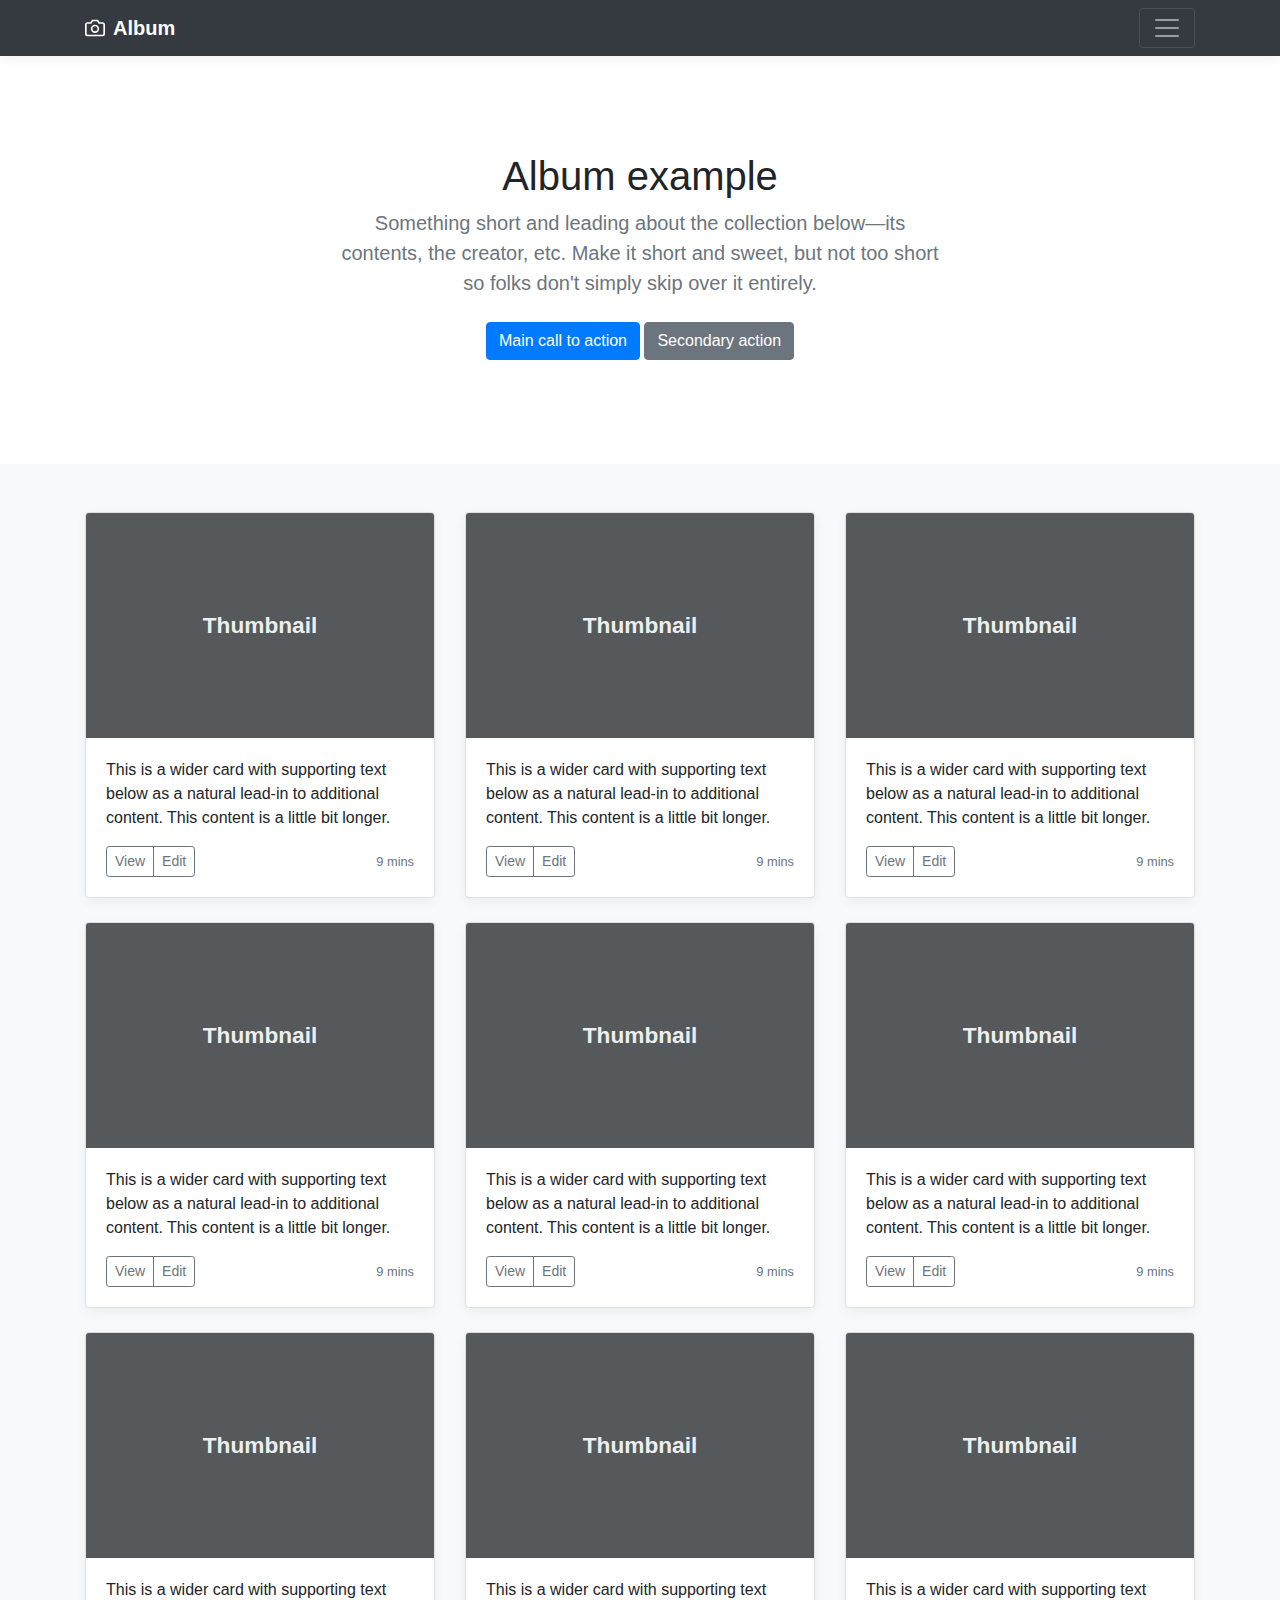
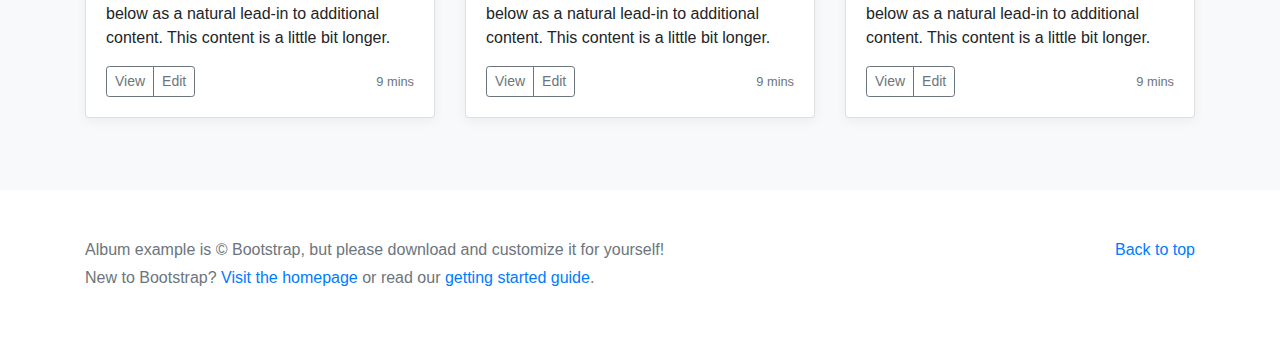
<file: bootstrap-4.0.0/docs/4.0/examples/album/index.html>
<!doctype html>
<html lang="en">
  <head>
    <meta charset="utf-8">
    <meta name="viewport" content="width=device-width, initial-scale=1, shrink-to-fit=no">
    <meta name="description" content="">
    <meta name="author" content="">
    <link rel="icon" href="../../../../favicon.ico">

    <title>Album example for Bootstrap</title>

    <!-- Bootstrap core CSS -->
    <link href="../../../../dist/css/bootstrap.min.css" rel="stylesheet">

    <!-- Custom styles for this template -->
    <link href="album.css" rel="stylesheet">
  </head>

  <body>

    <header>
      <div class="collapse bg-dark" id="navbarHeader">
        <div class="container">
          <div class="row">
            <div class="col-sm-8 col-md-7 py-4">
              <h4 class="text-white">About</h4>
              <p class="text-muted">Add some information about the album below, the author, or any other background context. Make it a few sentences long so folks can pick up some informative tidbits. Then, link them off to some social networking sites or contact information.</p>
            </div>
            <div class="col-sm-4 offset-md-1 py-4">
              <h4 class="text-white">Contact</h4>
              <ul class="list-unstyled">
                <li><a href="#" class="text-white">Follow on Twitter</a></li>
                <li><a href="#" class="text-white">Like on Facebook</a></li>
                <li><a href="#" class="text-white">Email me</a></li>
              </ul>
            </div>
          </div>
        </div>
      </div>
      <div class="navbar navbar-dark bg-dark box-shadow">
        <div class="container d-flex justify-content-between">
          <a href="#" class="navbar-brand d-flex align-items-center">
            <svg xmlns="http://www.w3.org/2000/svg" width="20" height="20" viewBox="0 0 24 24" fill="none" stroke="currentColor" stroke-width="2" stroke-linecap="round" stroke-linejoin="round" class="mr-2"><path d="M23 19a2 2 0 0 1-2 2H3a2 2 0 0 1-2-2V8a2 2 0 0 1 2-2h4l2-3h6l2 3h4a2 2 0 0 1 2 2z"></path><circle cx="12" cy="13" r="4"></circle></svg>
            <strong>Album</strong>
          </a>
          <button class="navbar-toggler" type="button" data-toggle="collapse" data-target="#navbarHeader" aria-controls="navbarHeader" aria-expanded="false" aria-label="Toggle navigation">
            <span class="navbar-toggler-icon"></span>
          </button>
        </div>
      </div>
    </header>

    <main role="main">

      <section class="jumbotron text-center">
        <div class="container">
          <h1 class="jumbotron-heading">Album example</h1>
          <p class="lead text-muted">Something short and leading about the collection below—its contents, the creator, etc. Make it short and sweet, but not too short so folks don't simply skip over it entirely.</p>
          <p>
            <a href="#" class="btn btn-primary my-2">Main call to action</a>
            <a href="#" class="btn btn-secondary my-2">Secondary action</a>
          </p>
        </div>
      </section>

      <div class="album py-5 bg-light">
        <div class="container">

          <div class="row">
            <div class="col-md-4">
              <div class="card mb-4 box-shadow">
                <img class="card-img-top" data-src="holder.js/100px225?theme=thumb&bg=55595c&fg=eceeef&text=Thumbnail" alt="Card image cap">
                <div class="card-body">
                  <p class="card-text">This is a wider card with supporting text below as a natural lead-in to additional content. This content is a little bit longer.</p>
                  <div class="d-flex justify-content-between align-items-center">
                    <div class="btn-group">
                      <button type="button" class="btn btn-sm btn-outline-secondary">View</button>
                      <button type="button" class="btn btn-sm btn-outline-secondary">Edit</button>
                    </div>
                    <small class="text-muted">9 mins</small>
                  </div>
                </div>
              </div>
            </div>
            <div class="col-md-4">
              <div class="card mb-4 box-shadow">
                <img class="card-img-top" data-src="holder.js/100px225?theme=thumb&bg=55595c&fg=eceeef&text=Thumbnail" alt="Card image cap">
                <div class="card-body">
                  <p class="card-text">This is a wider card with supporting text below as a natural lead-in to additional content. This content is a little bit longer.</p>
                  <div class="d-flex justify-content-between align-items-center">
                    <div class="btn-group">
                      <button type="button" class="btn btn-sm btn-outline-secondary">View</button>
                      <button type="button" class="btn btn-sm btn-outline-secondary">Edit</button>
                    </div>
                    <small class="text-muted">9 mins</small>
                  </div>
                </div>
              </div>
            </div>
            <div class="col-md-4">
              <div class="card mb-4 box-shadow">
                <img class="card-img-top" data-src="holder.js/100px225?theme=thumb&bg=55595c&fg=eceeef&text=Thumbnail" alt="Card image cap">
                <div class="card-body">
                  <p class="card-text">This is a wider card with supporting text below as a natural lead-in to additional content. This content is a little bit longer.</p>
                  <div class="d-flex justify-content-between align-items-center">
                    <div class="btn-group">
                      <button type="button" class="btn btn-sm btn-outline-secondary">View</button>
                      <button type="button" class="btn btn-sm btn-outline-secondary">Edit</button>
                    </div>
                    <small class="text-muted">9 mins</small>
                  </div>
                </div>
              </div>
            </div>

            <div class="col-md-4">
              <div class="card mb-4 box-shadow">
                <img class="card-img-top" data-src="holder.js/100px225?theme=thumb&bg=55595c&fg=eceeef&text=Thumbnail" alt="Card image cap">
                <div class="card-body">
                  <p class="card-text">This is a wider card with supporting text below as a natural lead-in to additional content. This content is a little bit longer.</p>
                  <div class="d-flex justify-content-between align-items-center">
                    <div class="btn-group">
                      <button type="button" class="btn btn-sm btn-outline-secondary">View</button>
                      <button type="button" class="btn btn-sm btn-outline-secondary">Edit</button>
                    </div>
                    <small class="text-muted">9 mins</small>
                  </div>
                </div>
              </div>
            </div>
            <div class="col-md-4">
              <div class="card mb-4 box-shadow">
                <img class="card-img-top" data-src="holder.js/100px225?theme=thumb&bg=55595c&fg=eceeef&text=Thumbnail" alt="Card image cap">
                <div class="card-body">
                  <p class="card-text">This is a wider card with supporting text below as a natural lead-in to additional content. This content is a little bit longer.</p>
                  <div class="d-flex justify-content-between align-items-center">
                    <div class="btn-group">
                      <button type="button" class="btn btn-sm btn-outline-secondary">View</button>
                      <button type="button" class="btn btn-sm btn-outline-secondary">Edit</button>
                    </div>
                    <small class="text-muted">9 mins</small>
                  </div>
                </div>
              </div>
            </div>
            <div class="col-md-4">
              <div class="card mb-4 box-shadow">
                <img class="card-img-top" data-src="holder.js/100px225?theme=thumb&bg=55595c&fg=eceeef&text=Thumbnail" alt="Card image cap">
                <div class="card-body">
                  <p class="card-text">This is a wider card with supporting text below as a natural lead-in to additional content. This content is a little bit longer.</p>
                  <div class="d-flex justify-content-between align-items-center">
                    <div class="btn-group">
                      <button type="button" class="btn btn-sm btn-outline-secondary">View</button>
                      <button type="button" class="btn btn-sm btn-outline-secondary">Edit</button>
                    </div>
                    <small class="text-muted">9 mins</small>
                  </div>
                </div>
              </div>
            </div>

            <div class="col-md-4">
              <div class="card mb-4 box-shadow">
                <img class="card-img-top" data-src="holder.js/100px225?theme=thumb&bg=55595c&fg=eceeef&text=Thumbnail" alt="Card image cap">
                <div class="card-body">
                  <p class="card-text">This is a wider card with supporting text below as a natural lead-in to additional content. This content is a little bit longer.</p>
                  <div class="d-flex justify-content-between align-items-center">
                    <div class="btn-group">
                      <button type="button" class="btn btn-sm btn-outline-secondary">View</button>
                      <button type="button" class="btn btn-sm btn-outline-secondary">Edit</button>
                    </div>
                    <small class="text-muted">9 mins</small>
                  </div>
                </div>
              </div>
            </div>
            <div class="col-md-4">
              <div class="card mb-4 box-shadow">
                <img class="card-img-top" data-src="holder.js/100px225?theme=thumb&bg=55595c&fg=eceeef&text=Thumbnail" alt="Card image cap">
                <div class="card-body">
                  <p class="card-text">This is a wider card with supporting text below as a natural lead-in to additional content. This content is a little bit longer.</p>
                  <div class="d-flex justify-content-between align-items-center">
                    <div class="btn-group">
                      <button type="button" class="btn btn-sm btn-outline-secondary">View</button>
                      <button type="button" class="btn btn-sm btn-outline-secondary">Edit</button>
                    </div>
                    <small class="text-muted">9 mins</small>
                  </div>
                </div>
              </div>
            </div>
            <div class="col-md-4">
              <div class="card mb-4 box-shadow">
                <img class="card-img-top" data-src="holder.js/100px225?theme=thumb&bg=55595c&fg=eceeef&text=Thumbnail" alt="Card image cap">
                <div class="card-body">
                  <p class="card-text">This is a wider card with supporting text below as a natural lead-in to additional content. This content is a little bit longer.</p>
                  <div class="d-flex justify-content-between align-items-center">
                    <div class="btn-group">
                      <button type="button" class="btn btn-sm btn-outline-secondary">View</button>
                      <button type="button" class="btn btn-sm btn-outline-secondary">Edit</button>
                    </div>
                    <small class="text-muted">9 mins</small>
                  </div>
                </div>
              </div>
            </div>
          </div>
        </div>
      </div>

    </main>

    <footer class="text-muted">
      <div class="container">
        <p class="float-right">
          <a href="#">Back to top</a>
        </p>
        <p>Album example is &copy; Bootstrap, but please download and customize it for yourself!</p>
        <p>New to Bootstrap? <a href="../../">Visit the homepage</a> or read our <a href="../../getting-started/">getting started guide</a>.</p>
      </div>
    </footer>

    <!-- Bootstrap core JavaScript
    ================================================== -->
    <!-- Placed at the end of the document so the pages load faster -->
    <script src="https://code.jquery.com/jquery-3.2.1.slim.min.js" integrity="sha384-KJ3o2DKtIkvYIK3UENzmM7KCkRr/rE9/Qpg6aAZGJwFDMVNA/GpGFF93hXpG5KkN" crossorigin="anonymous"></script>
    <script>window.jQuery || document.write('<script src="../../../../assets/js/vendor/jquery-slim.min.js"><\/script>')</script>
    <script src="../../../../assets/js/vendor/popper.min.js"></script>
    <script src="../../../../dist/js/bootstrap.min.js"></script>
    <script src="../../../../assets/js/vendor/holder.min.js"></script>
  </body>
</html>
</file>
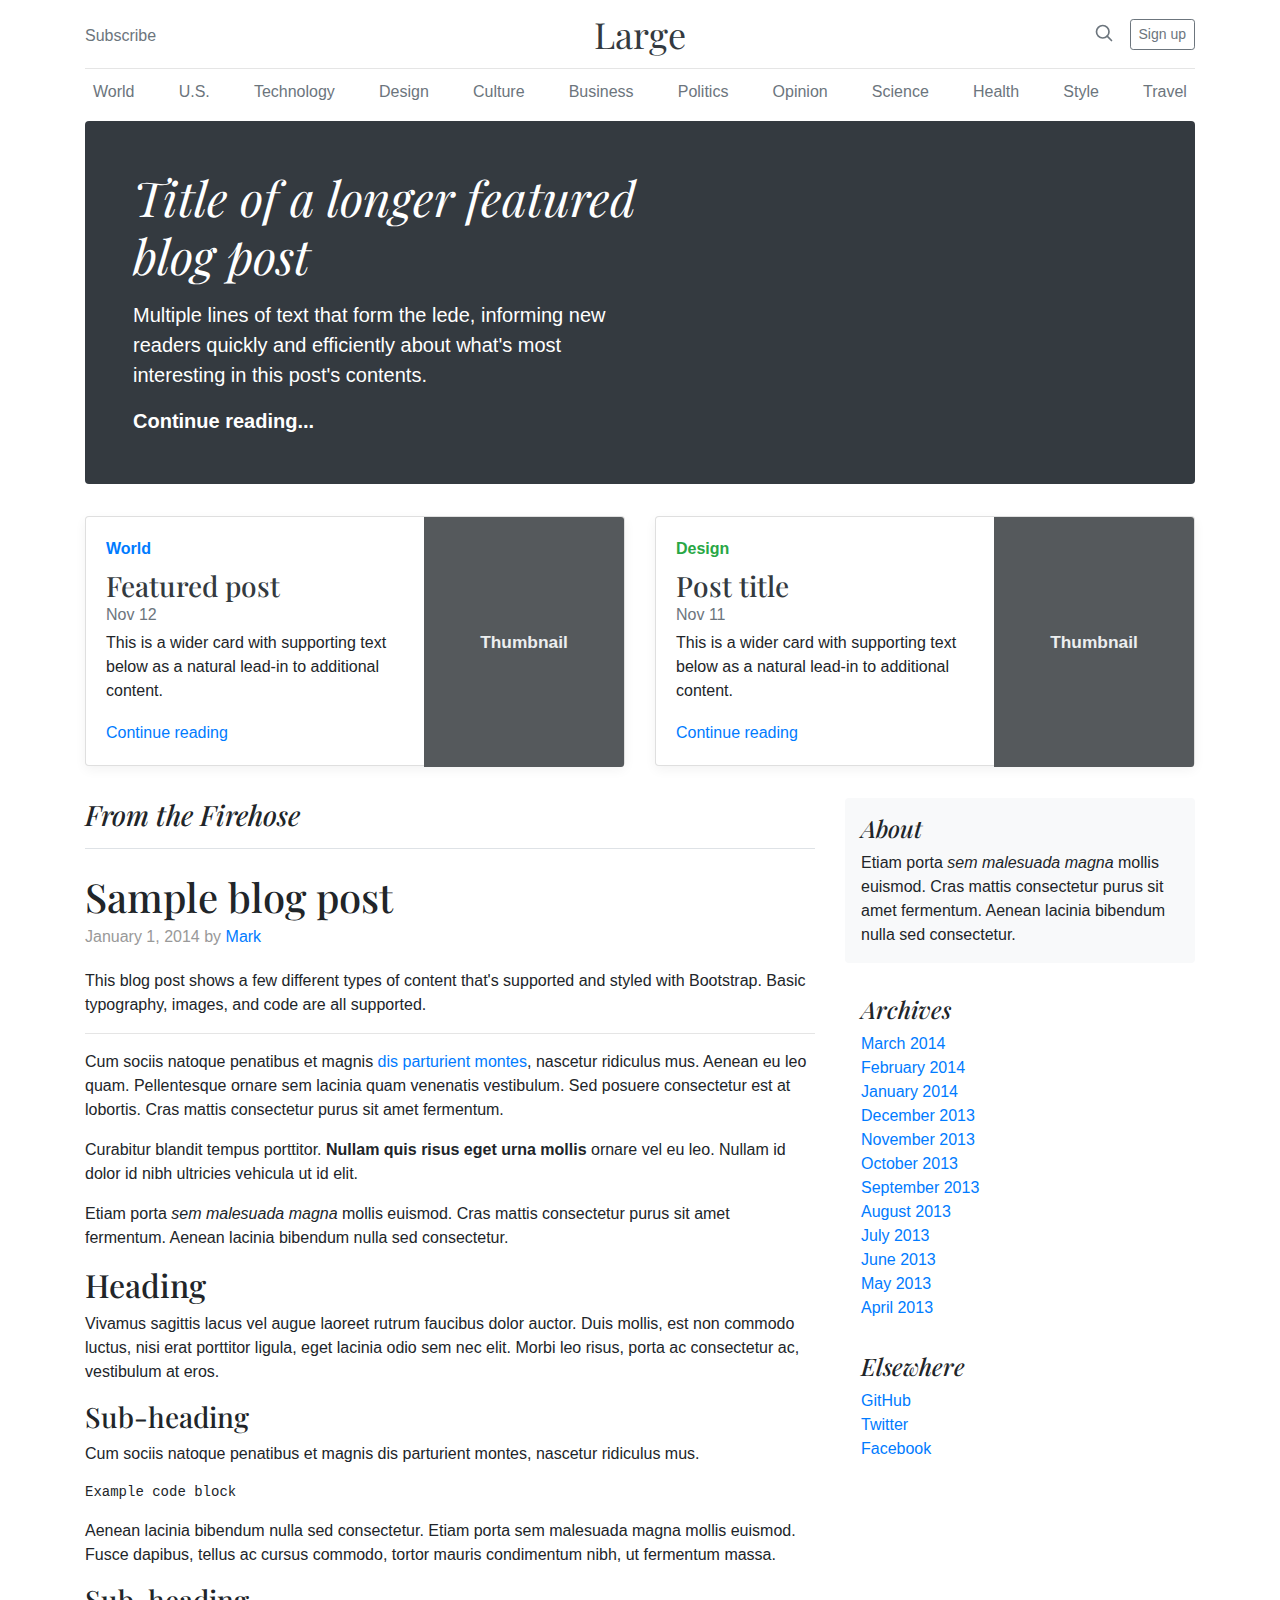
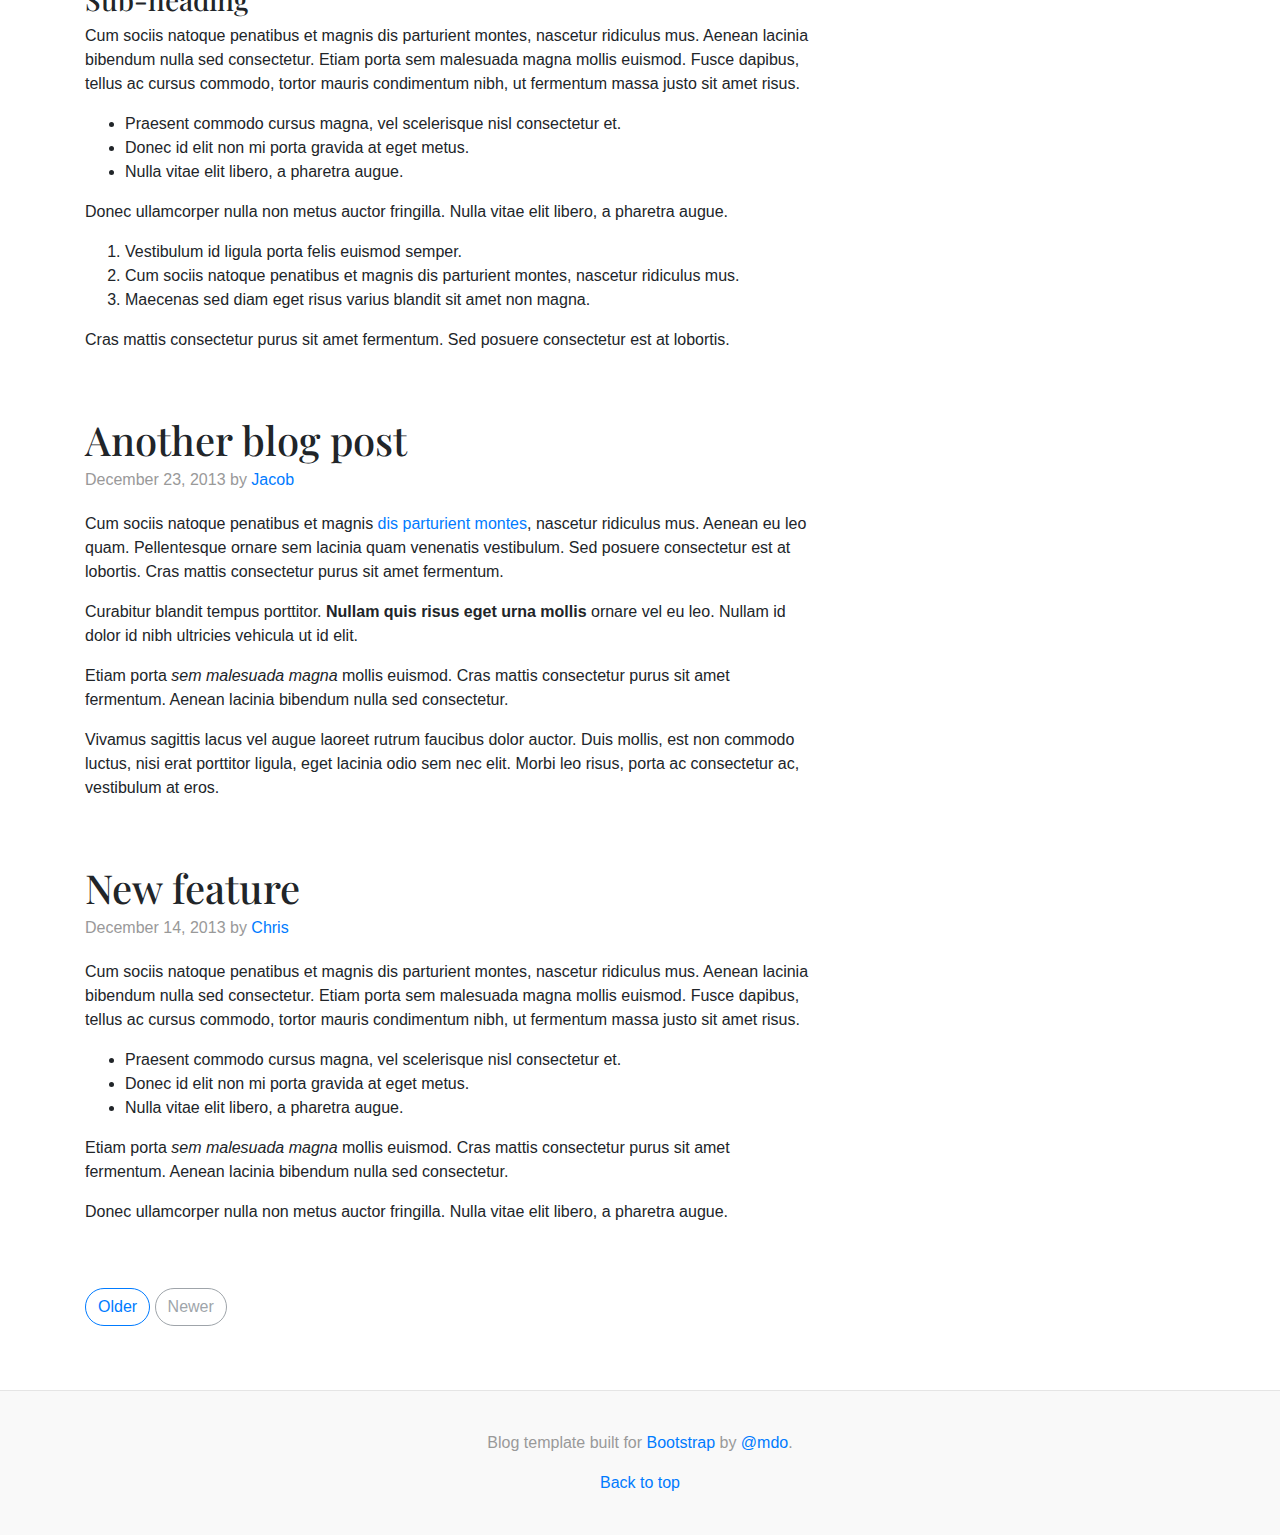
<file: bootstrap-4.0.0/docs/4.0/examples/blog/index.html>
<!doctype html>
<html lang="en">
  <head>
    <meta charset="utf-8">
    <meta name="viewport" content="width=device-width, initial-scale=1, shrink-to-fit=no">
    <meta name="description" content="">
    <meta name="author" content="">
    <link rel="icon" href="../../../../favicon.ico">

    <title>Blog Template for Bootstrap</title>

    <!-- Bootstrap core CSS -->
    <link href="../../../../dist/css/bootstrap.min.css" rel="stylesheet">

    <!-- Custom styles for this template -->
    <link href="https://fonts.googleapis.com/css?family=Playfair+Display:700,900" rel="stylesheet">
    <link href="blog.css" rel="stylesheet">
  </head>

  <body>

    <div class="container">
      <header class="blog-header py-3">
        <div class="row flex-nowrap justify-content-between align-items-center">
          <div class="col-4 pt-1">
            <a class="text-muted" href="#">Subscribe</a>
          </div>
          <div class="col-4 text-center">
            <a class="blog-header-logo text-dark" href="#">Large</a>
          </div>
          <div class="col-4 d-flex justify-content-end align-items-center">
            <a class="text-muted" href="#">
              <svg xmlns="http://www.w3.org/2000/svg" width="20" height="20" viewBox="0 0 24 24" fill="none" stroke="currentColor" stroke-width="2" stroke-linecap="round" stroke-linejoin="round" class="mx-3"><circle cx="10.5" cy="10.5" r="7.5"></circle><line x1="21" y1="21" x2="15.8" y2="15.8"></line></svg>
            </a>
            <a class="btn btn-sm btn-outline-secondary" href="#">Sign up</a>
          </div>
        </div>
      </header>

      <div class="nav-scroller py-1 mb-2">
        <nav class="nav d-flex justify-content-between">
          <a class="p-2 text-muted" href="#">World</a>
          <a class="p-2 text-muted" href="#">U.S.</a>
          <a class="p-2 text-muted" href="#">Technology</a>
          <a class="p-2 text-muted" href="#">Design</a>
          <a class="p-2 text-muted" href="#">Culture</a>
          <a class="p-2 text-muted" href="#">Business</a>
          <a class="p-2 text-muted" href="#">Politics</a>
          <a class="p-2 text-muted" href="#">Opinion</a>
          <a class="p-2 text-muted" href="#">Science</a>
          <a class="p-2 text-muted" href="#">Health</a>
          <a class="p-2 text-muted" href="#">Style</a>
          <a class="p-2 text-muted" href="#">Travel</a>
        </nav>
      </div>

      <div class="jumbotron p-3 p-md-5 text-white rounded bg-dark">
        <div class="col-md-6 px-0">
          <h1 class="display-4 font-italic">Title of a longer featured blog post</h1>
          <p class="lead my-3">Multiple lines of text that form the lede, informing new readers quickly and efficiently about what's most interesting in this post's contents.</p>
          <p class="lead mb-0"><a href="#" class="text-white font-weight-bold">Continue reading...</a></p>
        </div>
      </div>

      <div class="row mb-2">
        <div class="col-md-6">
          <div class="card flex-md-row mb-4 box-shadow h-md-250">
            <div class="card-body d-flex flex-column align-items-start">
              <strong class="d-inline-block mb-2 text-primary">World</strong>
              <h3 class="mb-0">
                <a class="text-dark" href="#">Featured post</a>
              </h3>
              <div class="mb-1 text-muted">Nov 12</div>
              <p class="card-text mb-auto">This is a wider card with supporting text below as a natural lead-in to additional content.</p>
              <a href="#">Continue reading</a>
            </div>
            <img class="card-img-right flex-auto d-none d-md-block" data-src="holder.js/200x250?theme=thumb" alt="Card image cap">
          </div>
        </div>
        <div class="col-md-6">
          <div class="card flex-md-row mb-4 box-shadow h-md-250">
            <div class="card-body d-flex flex-column align-items-start">
              <strong class="d-inline-block mb-2 text-success">Design</strong>
              <h3 class="mb-0">
                <a class="text-dark" href="#">Post title</a>
              </h3>
              <div class="mb-1 text-muted">Nov 11</div>
              <p class="card-text mb-auto">This is a wider card with supporting text below as a natural lead-in to additional content.</p>
              <a href="#">Continue reading</a>
            </div>
            <img class="card-img-right flex-auto d-none d-md-block" data-src="holder.js/200x250?theme=thumb" alt="Card image cap">
          </div>
        </div>
      </div>
    </div>

    <main role="main" class="container">
      <div class="row">
        <div class="col-md-8 blog-main">
          <h3 class="pb-3 mb-4 font-italic border-bottom">
            From the Firehose
          </h3>

          <div class="blog-post">
            <h2 class="blog-post-title">Sample blog post</h2>
            <p class="blog-post-meta">January 1, 2014 by <a href="#">Mark</a></p>

            <p>This blog post shows a few different types of content that's supported and styled with Bootstrap. Basic typography, images, and code are all supported.</p>
            <hr>
            <p>Cum sociis natoque penatibus et magnis <a href="#">dis parturient montes</a>, nascetur ridiculus mus. Aenean eu leo quam. Pellentesque ornare sem lacinia quam venenatis vestibulum. Sed posuere consectetur est at lobortis. Cras mattis consectetur purus sit amet fermentum.</p>
            <blockquote>
              <p>Curabitur blandit tempus porttitor. <strong>Nullam quis risus eget urna mollis</strong> ornare vel eu leo. Nullam id dolor id nibh ultricies vehicula ut id elit.</p>
            </blockquote>
            <p>Etiam porta <em>sem malesuada magna</em> mollis euismod. Cras mattis consectetur purus sit amet fermentum. Aenean lacinia bibendum nulla sed consectetur.</p>
            <h2>Heading</h2>
            <p>Vivamus sagittis lacus vel augue laoreet rutrum faucibus dolor auctor. Duis mollis, est non commodo luctus, nisi erat porttitor ligula, eget lacinia odio sem nec elit. Morbi leo risus, porta ac consectetur ac, vestibulum at eros.</p>
            <h3>Sub-heading</h3>
            <p>Cum sociis natoque penatibus et magnis dis parturient montes, nascetur ridiculus mus.</p>
            <pre><code>Example code block</code></pre>
            <p>Aenean lacinia bibendum nulla sed consectetur. Etiam porta sem malesuada magna mollis euismod. Fusce dapibus, tellus ac cursus commodo, tortor mauris condimentum nibh, ut fermentum massa.</p>
            <h3>Sub-heading</h3>
            <p>Cum sociis natoque penatibus et magnis dis parturient montes, nascetur ridiculus mus. Aenean lacinia bibendum nulla sed consectetur. Etiam porta sem malesuada magna mollis euismod. Fusce dapibus, tellus ac cursus commodo, tortor mauris condimentum nibh, ut fermentum massa justo sit amet risus.</p>
            <ul>
              <li>Praesent commodo cursus magna, vel scelerisque nisl consectetur et.</li>
              <li>Donec id elit non mi porta gravida at eget metus.</li>
              <li>Nulla vitae elit libero, a pharetra augue.</li>
            </ul>
            <p>Donec ullamcorper nulla non metus auctor fringilla. Nulla vitae elit libero, a pharetra augue.</p>
            <ol>
              <li>Vestibulum id ligula porta felis euismod semper.</li>
              <li>Cum sociis natoque penatibus et magnis dis parturient montes, nascetur ridiculus mus.</li>
              <li>Maecenas sed diam eget risus varius blandit sit amet non magna.</li>
            </ol>
            <p>Cras mattis consectetur purus sit amet fermentum. Sed posuere consectetur est at lobortis.</p>
          </div><!-- /.blog-post -->

          <div class="blog-post">
            <h2 class="blog-post-title">Another blog post</h2>
            <p class="blog-post-meta">December 23, 2013 by <a href="#">Jacob</a></p>

            <p>Cum sociis natoque penatibus et magnis <a href="#">dis parturient montes</a>, nascetur ridiculus mus. Aenean eu leo quam. Pellentesque ornare sem lacinia quam venenatis vestibulum. Sed posuere consectetur est at lobortis. Cras mattis consectetur purus sit amet fermentum.</p>
            <blockquote>
              <p>Curabitur blandit tempus porttitor. <strong>Nullam quis risus eget urna mollis</strong> ornare vel eu leo. Nullam id dolor id nibh ultricies vehicula ut id elit.</p>
            </blockquote>
            <p>Etiam porta <em>sem malesuada magna</em> mollis euismod. Cras mattis consectetur purus sit amet fermentum. Aenean lacinia bibendum nulla sed consectetur.</p>
            <p>Vivamus sagittis lacus vel augue laoreet rutrum faucibus dolor auctor. Duis mollis, est non commodo luctus, nisi erat porttitor ligula, eget lacinia odio sem nec elit. Morbi leo risus, porta ac consectetur ac, vestibulum at eros.</p>
          </div><!-- /.blog-post -->

          <div class="blog-post">
            <h2 class="blog-post-title">New feature</h2>
            <p class="blog-post-meta">December 14, 2013 by <a href="#">Chris</a></p>

            <p>Cum sociis natoque penatibus et magnis dis parturient montes, nascetur ridiculus mus. Aenean lacinia bibendum nulla sed consectetur. Etiam porta sem malesuada magna mollis euismod. Fusce dapibus, tellus ac cursus commodo, tortor mauris condimentum nibh, ut fermentum massa justo sit amet risus.</p>
            <ul>
              <li>Praesent commodo cursus magna, vel scelerisque nisl consectetur et.</li>
              <li>Donec id elit non mi porta gravida at eget metus.</li>
              <li>Nulla vitae elit libero, a pharetra augue.</li>
            </ul>
            <p>Etiam porta <em>sem malesuada magna</em> mollis euismod. Cras mattis consectetur purus sit amet fermentum. Aenean lacinia bibendum nulla sed consectetur.</p>
            <p>Donec ullamcorper nulla non metus auctor fringilla. Nulla vitae elit libero, a pharetra augue.</p>
          </div><!-- /.blog-post -->

          <nav class="blog-pagination">
            <a class="btn btn-outline-primary" href="#">Older</a>
            <a class="btn btn-outline-secondary disabled" href="#">Newer</a>
          </nav>

        </div><!-- /.blog-main -->

        <aside class="col-md-4 blog-sidebar">
          <div class="p-3 mb-3 bg-light rounded">
            <h4 class="font-italic">About</h4>
            <p class="mb-0">Etiam porta <em>sem malesuada magna</em> mollis euismod. Cras mattis consectetur purus sit amet fermentum. Aenean lacinia bibendum nulla sed consectetur.</p>
          </div>

          <div class="p-3">
            <h4 class="font-italic">Archives</h4>
            <ol class="list-unstyled mb-0">
              <li><a href="#">March 2014</a></li>
              <li><a href="#">February 2014</a></li>
              <li><a href="#">January 2014</a></li>
              <li><a href="#">December 2013</a></li>
              <li><a href="#">November 2013</a></li>
              <li><a href="#">October 2013</a></li>
              <li><a href="#">September 2013</a></li>
              <li><a href="#">August 2013</a></li>
              <li><a href="#">July 2013</a></li>
              <li><a href="#">June 2013</a></li>
              <li><a href="#">May 2013</a></li>
              <li><a href="#">April 2013</a></li>
            </ol>
          </div>

          <div class="p-3">
            <h4 class="font-italic">Elsewhere</h4>
            <ol class="list-unstyled">
              <li><a href="#">GitHub</a></li>
              <li><a href="#">Twitter</a></li>
              <li><a href="#">Facebook</a></li>
            </ol>
          </div>
        </aside><!-- /.blog-sidebar -->

      </div><!-- /.row -->

    </main><!-- /.container -->

    <footer class="blog-footer">
      <p>Blog template built for <a href="https://getbootstrap.com/">Bootstrap</a> by <a href="https://twitter.com/mdo">@mdo</a>.</p>
      <p>
        <a href="#">Back to top</a>
      </p>
    </footer>

    <!-- Bootstrap core JavaScript
    ================================================== -->
    <!-- Placed at the end of the document so the pages load faster -->
    <script src="https://code.jquery.com/jquery-3.2.1.slim.min.js" integrity="sha384-KJ3o2DKtIkvYIK3UENzmM7KCkRr/rE9/Qpg6aAZGJwFDMVNA/GpGFF93hXpG5KkN" crossorigin="anonymous"></script>
    <script>window.jQuery || document.write('<script src="../../../../assets/js/vendor/jquery-slim.min.js"><\/script>')</script>
    <script src="../../../../assets/js/vendor/popper.min.js"></script>
    <script src="../../../../dist/js/bootstrap.min.js"></script>
    <script src="../../../../assets/js/vendor/holder.min.js"></script>
    <script>
      Holder.addTheme('thumb', {
        bg: '#55595c',
        fg: '#eceeef',
        text: 'Thumbnail'
      });
    </script>
  </body>
</html>
</file>
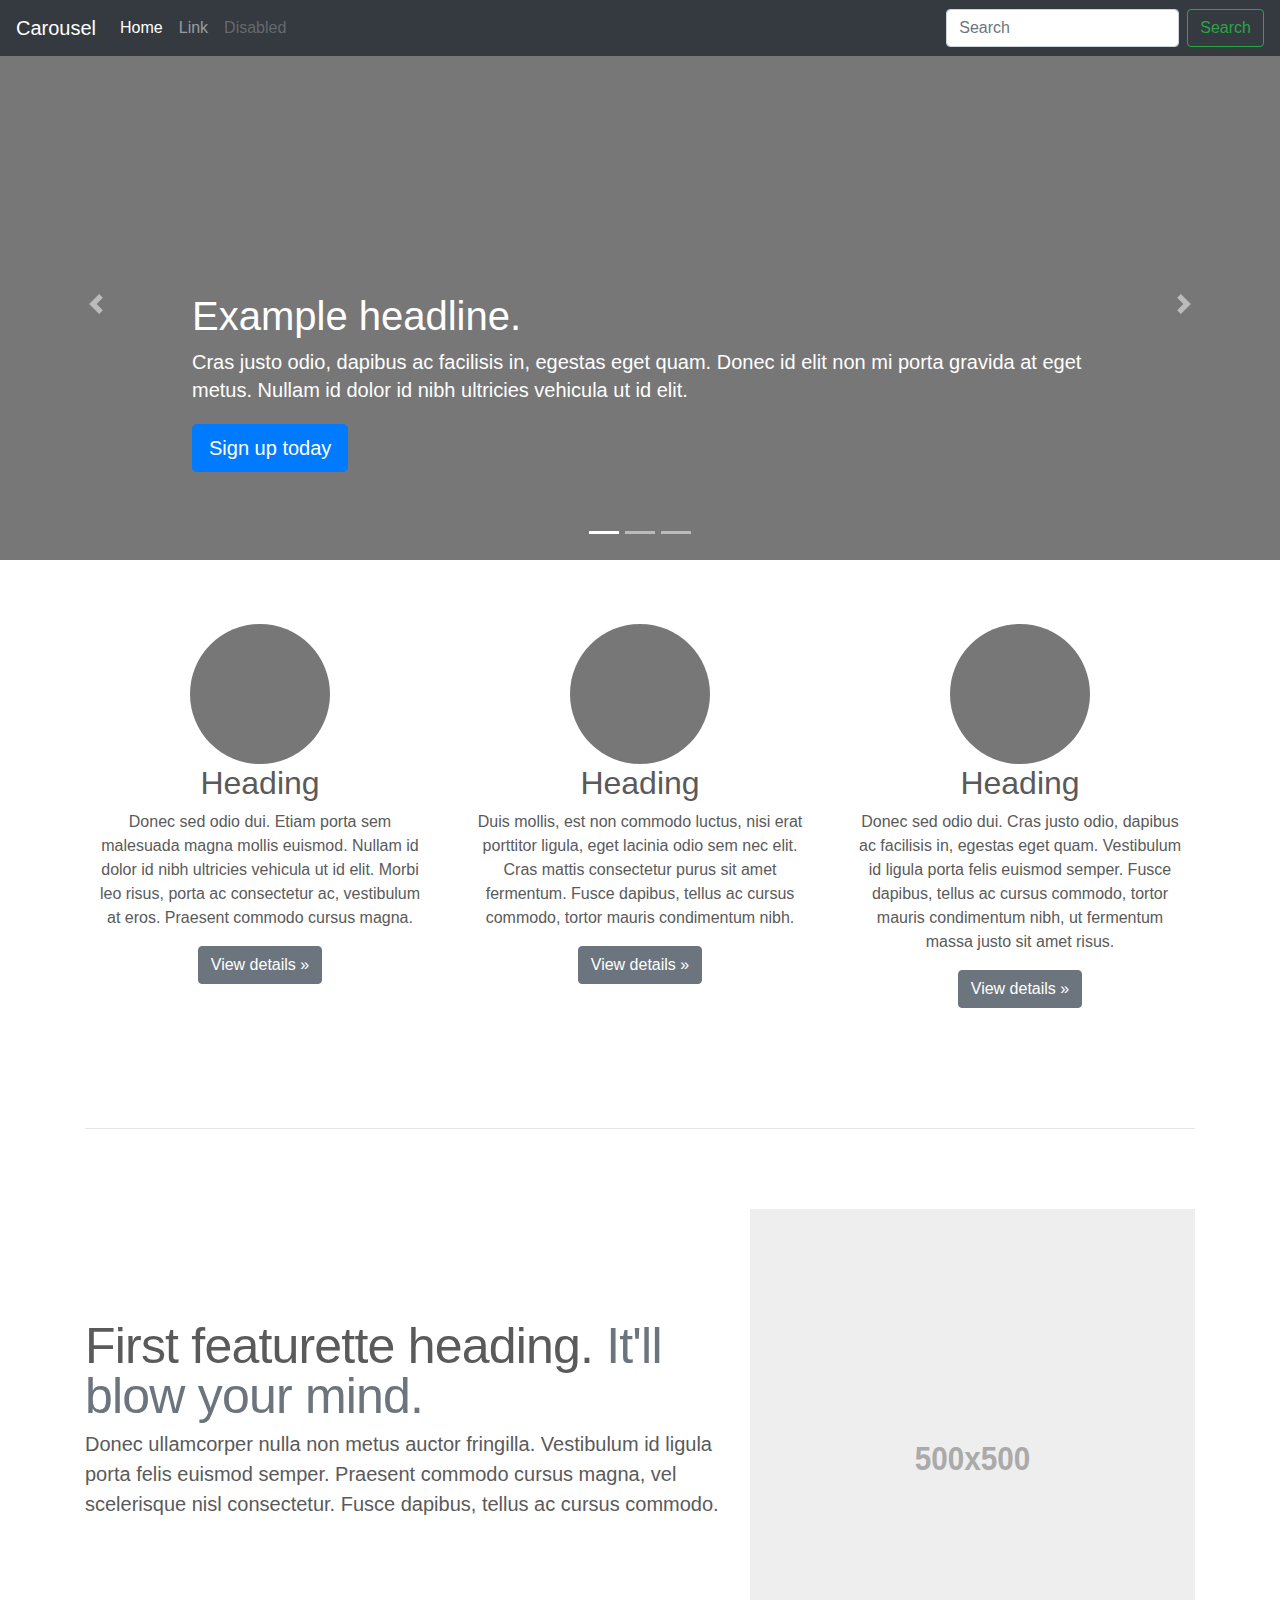
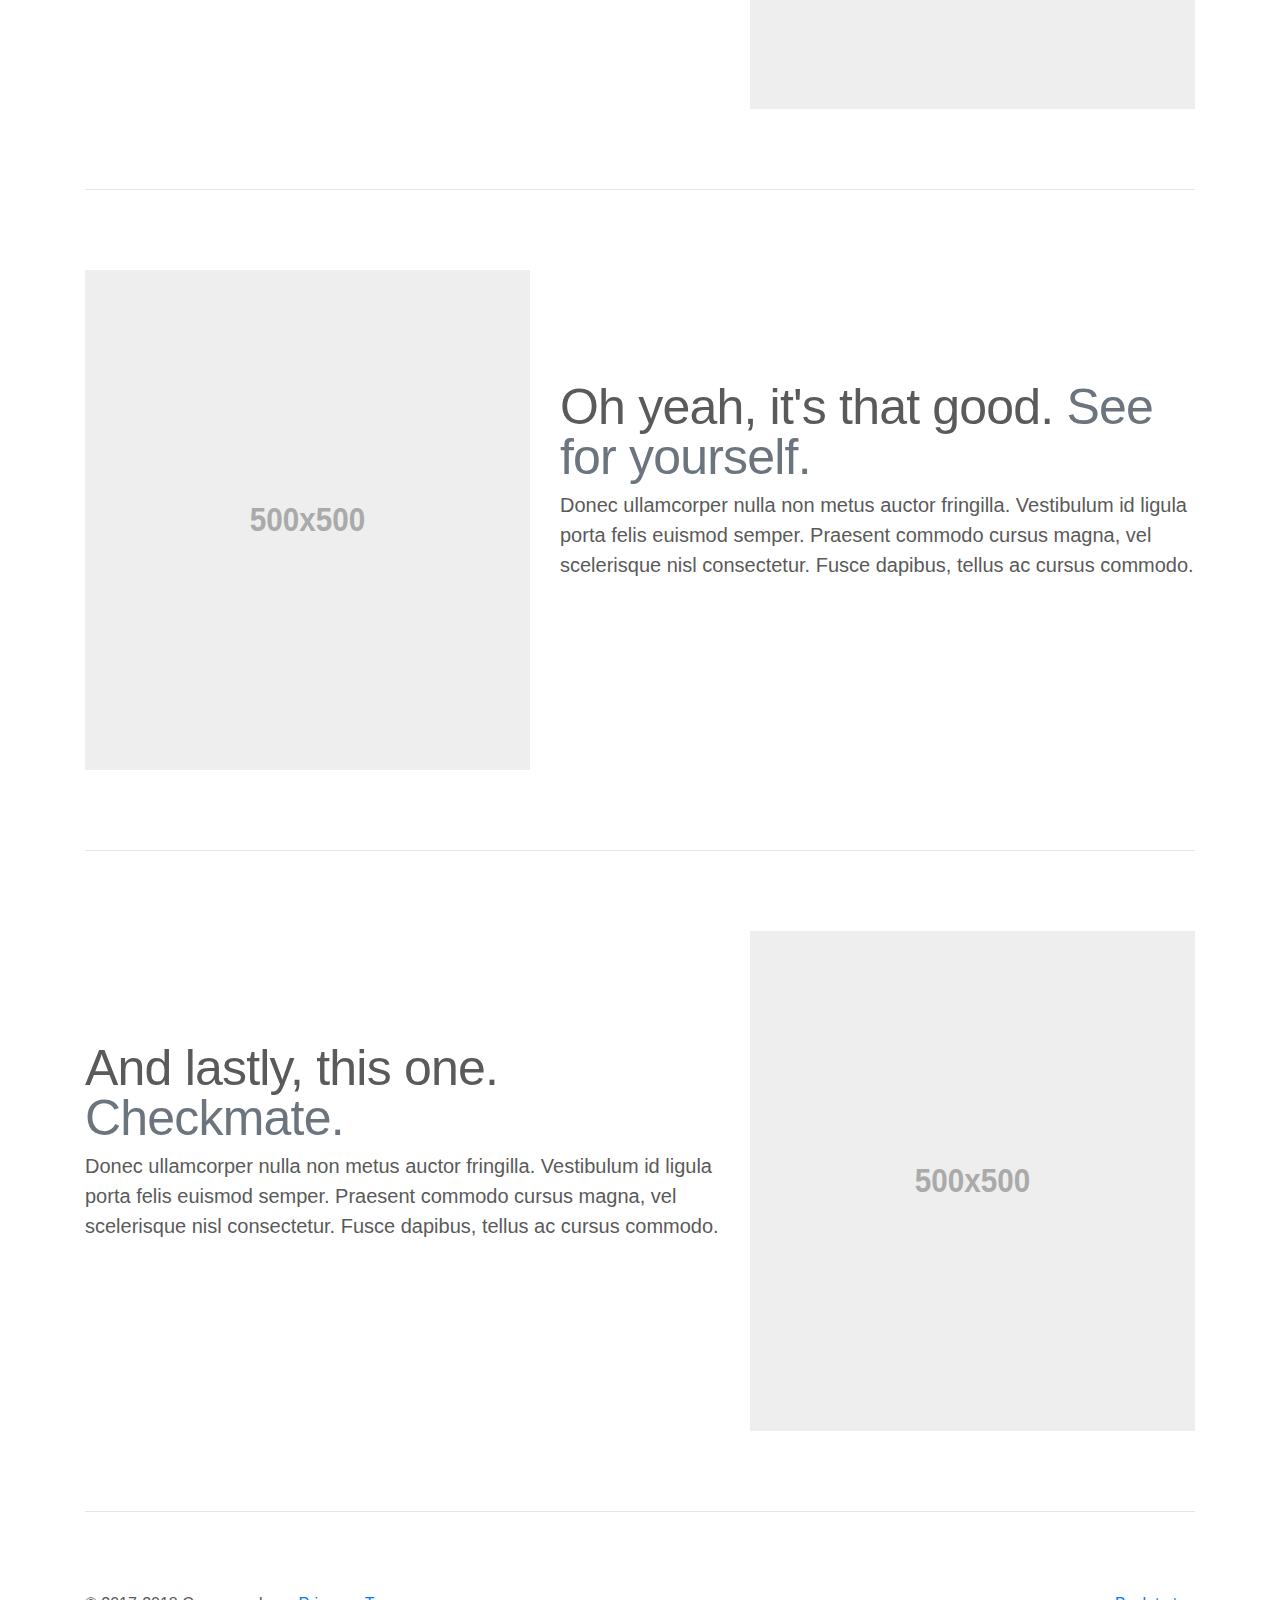
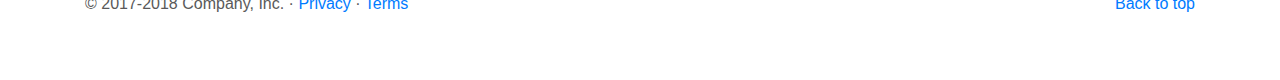
<file: bootstrap-4.0.0/docs/4.0/examples/carousel/index.html>
<!doctype html>
<html lang="en">
  <head>
    <meta charset="utf-8">
    <meta name="viewport" content="width=device-width, initial-scale=1, shrink-to-fit=no">
    <meta name="description" content="">
    <meta name="author" content="">
    <link rel="icon" href="../../../../favicon.ico">

    <title>Carousel Template for Bootstrap</title>

    <!-- Bootstrap core CSS -->
    <link href="../../../../dist/css/bootstrap.min.css" rel="stylesheet">

    <!-- Custom styles for this template -->
    <link href="carousel.css" rel="stylesheet">
  </head>
  <body>

    <header>
      <nav class="navbar navbar-expand-md navbar-dark fixed-top bg-dark">
        <a class="navbar-brand" href="#">Carousel</a>
        <button class="navbar-toggler" type="button" data-toggle="collapse" data-target="#navbarCollapse" aria-controls="navbarCollapse" aria-expanded="false" aria-label="Toggle navigation">
          <span class="navbar-toggler-icon"></span>
        </button>
        <div class="collapse navbar-collapse" id="navbarCollapse">
          <ul class="navbar-nav mr-auto">
            <li class="nav-item active">
              <a class="nav-link" href="#">Home <span class="sr-only">(current)</span></a>
            </li>
            <li class="nav-item">
              <a class="nav-link" href="#">Link</a>
            </li>
            <li class="nav-item">
              <a class="nav-link disabled" href="#">Disabled</a>
            </li>
          </ul>
          <form class="form-inline mt-2 mt-md-0">
            <input class="form-control mr-sm-2" type="text" placeholder="Search" aria-label="Search">
            <button class="btn btn-outline-success my-2 my-sm-0" type="submit">Search</button>
          </form>
        </div>
      </nav>
    </header>

    <main role="main">

      <div id="myCarousel" class="carousel slide" data-ride="carousel">
        <ol class="carousel-indicators">
          <li data-target="#myCarousel" data-slide-to="0" class="active"></li>
          <li data-target="#myCarousel" data-slide-to="1"></li>
          <li data-target="#myCarousel" data-slide-to="2"></li>
        </ol>
        <div class="carousel-inner">
          <div class="carousel-item active">
            <img class="first-slide" src="[data-uri]" alt="First slide">
            <div class="container">
              <div class="carousel-caption text-left">
                <h1>Example headline.</h1>
                <p>Cras justo odio, dapibus ac facilisis in, egestas eget quam. Donec id elit non mi porta gravida at eget metus. Nullam id dolor id nibh ultricies vehicula ut id elit.</p>
                <p><a class="btn btn-lg btn-primary" href="#" role="button">Sign up today</a></p>
              </div>
            </div>
          </div>
          <div class="carousel-item">
            <img class="second-slide" src="[data-uri]" alt="Second slide">
            <div class="container">
              <div class="carousel-caption">
                <h1>Another example headline.</h1>
                <p>Cras justo odio, dapibus ac facilisis in, egestas eget quam. Donec id elit non mi porta gravida at eget metus. Nullam id dolor id nibh ultricies vehicula ut id elit.</p>
                <p><a class="btn btn-lg btn-primary" href="#" role="button">Learn more</a></p>
              </div>
            </div>
          </div>
          <div class="carousel-item">
            <img class="third-slide" src="[data-uri]" alt="Third slide">
            <div class="container">
              <div class="carousel-caption text-right">
                <h1>One more for good measure.</h1>
                <p>Cras justo odio, dapibus ac facilisis in, egestas eget quam. Donec id elit non mi porta gravida at eget metus. Nullam id dolor id nibh ultricies vehicula ut id elit.</p>
                <p><a class="btn btn-lg btn-primary" href="#" role="button">Browse gallery</a></p>
              </div>
            </div>
          </div>
        </div>
        <a class="carousel-control-prev" href="#myCarousel" role="button" data-slide="prev">
          <span class="carousel-control-prev-icon" aria-hidden="true"></span>
          <span class="sr-only">Previous</span>
        </a>
        <a class="carousel-control-next" href="#myCarousel" role="button" data-slide="next">
          <span class="carousel-control-next-icon" aria-hidden="true"></span>
          <span class="sr-only">Next</span>
        </a>
      </div>


      <!-- Marketing messaging and featurettes
      ================================================== -->
      <!-- Wrap the rest of the page in another container to center all the content. -->

      <div class="container marketing">

        <!-- Three columns of text below the carousel -->
        <div class="row">
          <div class="col-lg-4">
            <img class="rounded-circle" src="[data-uri]" alt="Generic placeholder image" width="140" height="140">
            <h2>Heading</h2>
            <p>Donec sed odio dui. Etiam porta sem malesuada magna mollis euismod. Nullam id dolor id nibh ultricies vehicula ut id elit. Morbi leo risus, porta ac consectetur ac, vestibulum at eros. Praesent commodo cursus magna.</p>
            <p><a class="btn btn-secondary" href="#" role="button">View details &raquo;</a></p>
          </div><!-- /.col-lg-4 -->
          <div class="col-lg-4">
            <img class="rounded-circle" src="[data-uri]" alt="Generic placeholder image" width="140" height="140">
            <h2>Heading</h2>
            <p>Duis mollis, est non commodo luctus, nisi erat porttitor ligula, eget lacinia odio sem nec elit. Cras mattis consectetur purus sit amet fermentum. Fusce dapibus, tellus ac cursus commodo, tortor mauris condimentum nibh.</p>
            <p><a class="btn btn-secondary" href="#" role="button">View details &raquo;</a></p>
          </div><!-- /.col-lg-4 -->
          <div class="col-lg-4">
            <img class="rounded-circle" src="[data-uri]" alt="Generic placeholder image" width="140" height="140">
            <h2>Heading</h2>
            <p>Donec sed odio dui. Cras justo odio, dapibus ac facilisis in, egestas eget quam. Vestibulum id ligula porta felis euismod semper. Fusce dapibus, tellus ac cursus commodo, tortor mauris condimentum nibh, ut fermentum massa justo sit amet risus.</p>
            <p><a class="btn btn-secondary" href="#" role="button">View details &raquo;</a></p>
          </div><!-- /.col-lg-4 -->
        </div><!-- /.row -->


        <!-- START THE FEATURETTES -->

        <hr class="featurette-divider">

        <div class="row featurette">
          <div class="col-md-7">
            <h2 class="featurette-heading">First featurette heading. <span class="text-muted">It'll blow your mind.</span></h2>
            <p class="lead">Donec ullamcorper nulla non metus auctor fringilla. Vestibulum id ligula porta felis euismod semper. Praesent commodo cursus magna, vel scelerisque nisl consectetur. Fusce dapibus, tellus ac cursus commodo.</p>
          </div>
          <div class="col-md-5">
            <img class="featurette-image img-fluid mx-auto" data-src="holder.js/500x500/auto" alt="Generic placeholder image">
          </div>
        </div>

        <hr class="featurette-divider">

        <div class="row featurette">
          <div class="col-md-7 order-md-2">
            <h2 class="featurette-heading">Oh yeah, it's that good. <span class="text-muted">See for yourself.</span></h2>
            <p class="lead">Donec ullamcorper nulla non metus auctor fringilla. Vestibulum id ligula porta felis euismod semper. Praesent commodo cursus magna, vel scelerisque nisl consectetur. Fusce dapibus, tellus ac cursus commodo.</p>
          </div>
          <div class="col-md-5 order-md-1">
            <img class="featurette-image img-fluid mx-auto" data-src="holder.js/500x500/auto" alt="Generic placeholder image">
          </div>
        </div>

        <hr class="featurette-divider">

        <div class="row featurette">
          <div class="col-md-7">
            <h2 class="featurette-heading">And lastly, this one. <span class="text-muted">Checkmate.</span></h2>
            <p class="lead">Donec ullamcorper nulla non metus auctor fringilla. Vestibulum id ligula porta felis euismod semper. Praesent commodo cursus magna, vel scelerisque nisl consectetur. Fusce dapibus, tellus ac cursus commodo.</p>
          </div>
          <div class="col-md-5">
            <img class="featurette-image img-fluid mx-auto" data-src="holder.js/500x500/auto" alt="Generic placeholder image">
          </div>
        </div>

        <hr class="featurette-divider">

        <!-- /END THE FEATURETTES -->

      </div><!-- /.container -->


      <!-- FOOTER -->
      <footer class="container">
        <p class="float-right"><a href="#">Back to top</a></p>
        <p>&copy; 2017-2018 Company, Inc. &middot; <a href="#">Privacy</a> &middot; <a href="#">Terms</a></p>
      </footer>
    </main>

    <!-- Bootstrap core JavaScript
    ================================================== -->
    <!-- Placed at the end of the document so the pages load faster -->
    <script src="https://code.jquery.com/jquery-3.2.1.slim.min.js" integrity="sha384-KJ3o2DKtIkvYIK3UENzmM7KCkRr/rE9/Qpg6aAZGJwFDMVNA/GpGFF93hXpG5KkN" crossorigin="anonymous"></script>
    <script>window.jQuery || document.write('<script src="../../../../assets/js/vendor/jquery-slim.min.js"><\/script>')</script>
    <script src="../../../../assets/js/vendor/popper.min.js"></script>
    <script src="../../../../dist/js/bootstrap.min.js"></script>
    <!-- Just to make our placeholder images work. Don't actually copy the next line! -->
    <script src="../../../../assets/js/vendor/holder.min.js"></script>
  </body>
</html>
</file>
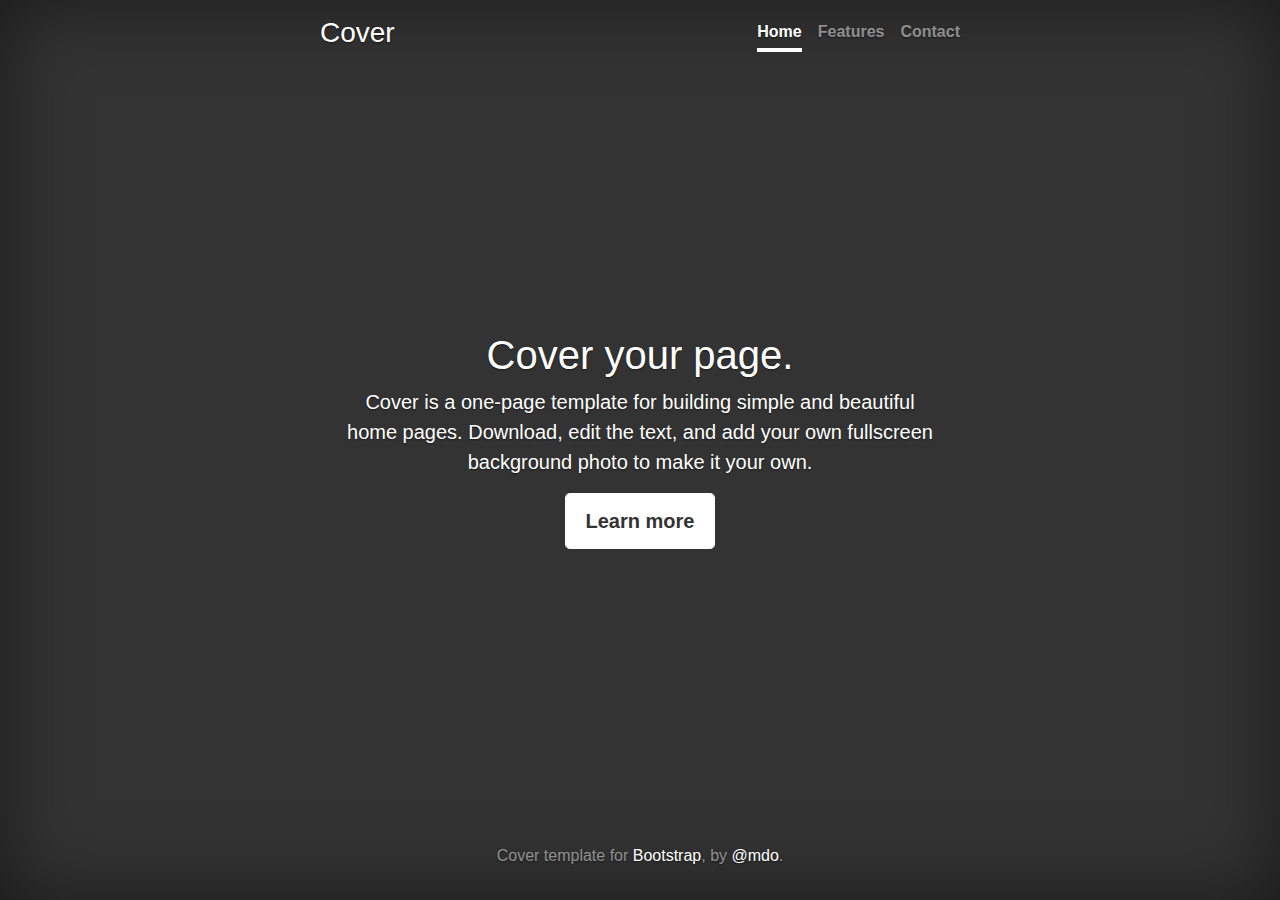
<file: bootstrap-4.0.0/docs/4.0/examples/cover/index.html>
<!doctype html>
<html lang="en">
  <head>
    <meta charset="utf-8">
    <meta name="viewport" content="width=device-width, initial-scale=1, shrink-to-fit=no">
    <meta name="description" content="">
    <meta name="author" content="">
    <link rel="icon" href="../../../../favicon.ico">

    <title>Cover Template for Bootstrap</title>

    <!-- Bootstrap core CSS -->
    <link href="../../../../dist/css/bootstrap.min.css" rel="stylesheet">

    <!-- Custom styles for this template -->
    <link href="cover.css" rel="stylesheet">
  </head>

  <body class="text-center">

    <div class="cover-container d-flex h-100 p-3 mx-auto flex-column">
      <header class="masthead mb-auto">
        <div class="inner">
          <h3 class="masthead-brand">Cover</h3>
          <nav class="nav nav-masthead justify-content-center">
            <a class="nav-link active" href="#">Home</a>
            <a class="nav-link" href="#">Features</a>
            <a class="nav-link" href="#">Contact</a>
          </nav>
        </div>
      </header>

      <main role="main" class="inner cover">
        <h1 class="cover-heading">Cover your page.</h1>
        <p class="lead">Cover is a one-page template for building simple and beautiful home pages. Download, edit the text, and add your own fullscreen background photo to make it your own.</p>
        <p class="lead">
          <a href="#" class="btn btn-lg btn-secondary">Learn more</a>
        </p>
      </main>

      <footer class="mastfoot mt-auto">
        <div class="inner">
          <p>Cover template for <a href="https://getbootstrap.com/">Bootstrap</a>, by <a href="https://twitter.com/mdo">@mdo</a>.</p>
        </div>
      </footer>
    </div>


    <!-- Bootstrap core JavaScript
    ================================================== -->
    <!-- Placed at the end of the document so the pages load faster -->
    <script src="https://code.jquery.com/jquery-3.2.1.slim.min.js" integrity="sha384-KJ3o2DKtIkvYIK3UENzmM7KCkRr/rE9/Qpg6aAZGJwFDMVNA/GpGFF93hXpG5KkN" crossorigin="anonymous"></script>
    <script>window.jQuery || document.write('<script src="../../../../assets/js/vendor/jquery-slim.min.js"><\/script>')</script>
    <script src="../../../../assets/js/vendor/popper.min.js"></script>
    <script src="../../../../dist/js/bootstrap.min.js"></script>
  </body>
</html>
</file>
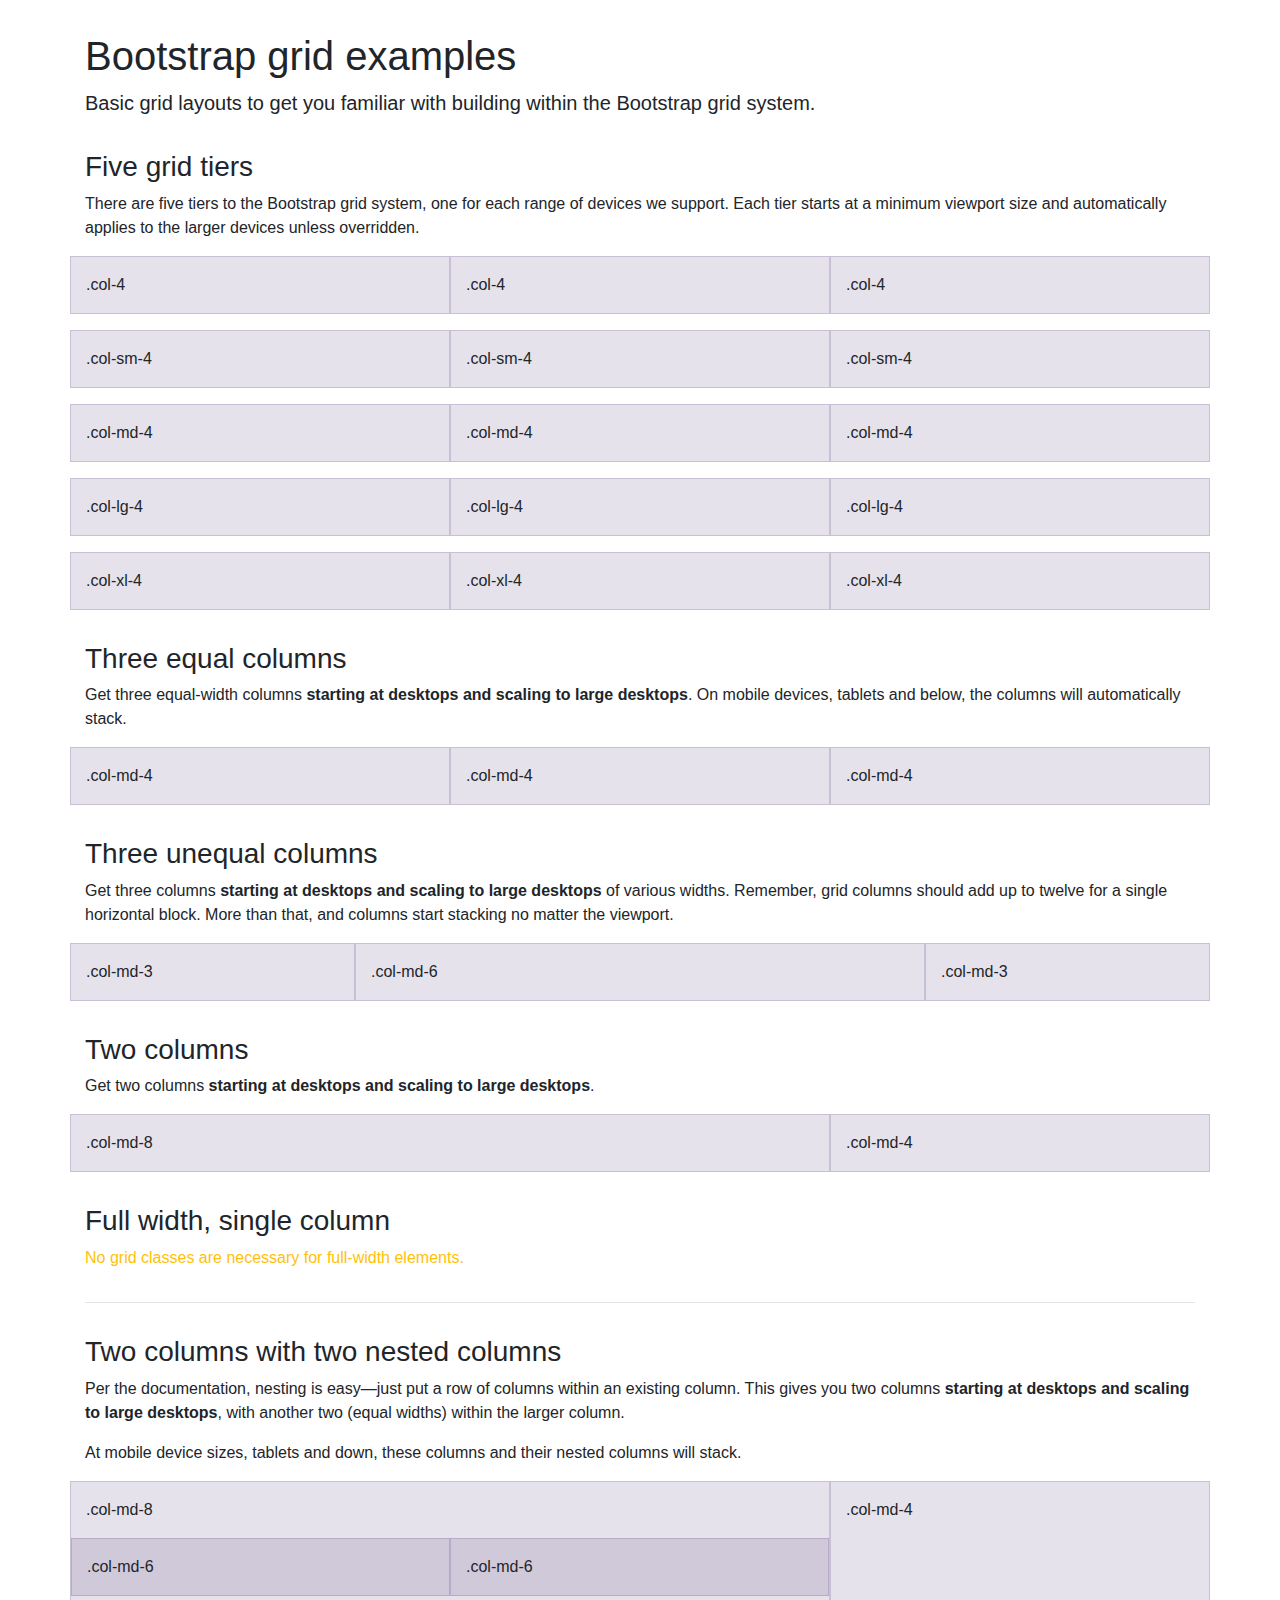
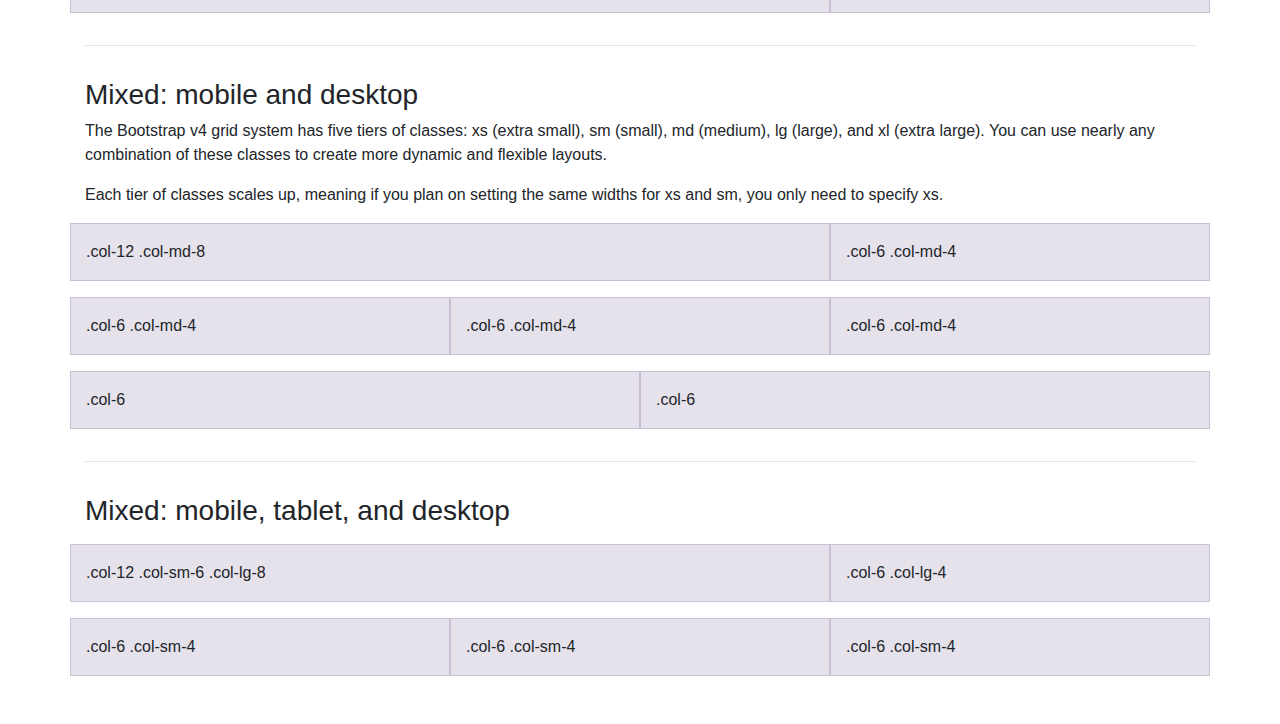
<file: bootstrap-4.0.0/docs/4.0/examples/grid/index.html>
<!doctype html>
<html lang="en">
  <head>
    <meta charset="utf-8">
    <meta name="viewport" content="width=device-width, initial-scale=1, shrink-to-fit=no">
    <meta name="description" content="">
    <meta name="author" content="">
    <link rel="icon" href="../../../../favicon.ico">

    <title>Grid Template for Bootstrap</title>

    <!-- Bootstrap core CSS -->
    <link href="../../../../dist/css/bootstrap.min.css" rel="stylesheet">

    <!-- Custom styles for this template -->
    <link href="grid.css" rel="stylesheet">
  </head>

  <body>
    <div class="container">

      <h1>Bootstrap grid examples</h1>
      <p class="lead">Basic grid layouts to get you familiar with building within the Bootstrap grid system.</p>

      <h3>Five grid tiers</h3>
      <p>There are five tiers to the Bootstrap grid system, one for each range of devices we support. Each tier starts at a minimum viewport size and automatically applies to the larger devices unless overridden.</p>

      <div class="row">
        <div class="col-4">.col-4</div>
        <div class="col-4">.col-4</div>
        <div class="col-4">.col-4</div>
      </div>

      <div class="row">
        <div class="col-sm-4">.col-sm-4</div>
        <div class="col-sm-4">.col-sm-4</div>
        <div class="col-sm-4">.col-sm-4</div>
      </div>

      <div class="row">
        <div class="col-md-4">.col-md-4</div>
        <div class="col-md-4">.col-md-4</div>
        <div class="col-md-4">.col-md-4</div>
      </div>

      <div class="row">
        <div class="col-lg-4">.col-lg-4</div>
        <div class="col-lg-4">.col-lg-4</div>
        <div class="col-lg-4">.col-lg-4</div>
      </div>

      <div class="row">
        <div class="col-xl-4">.col-xl-4</div>
        <div class="col-xl-4">.col-xl-4</div>
        <div class="col-xl-4">.col-xl-4</div>
      </div>

      <h3>Three equal columns</h3>
      <p>Get three equal-width columns <strong>starting at desktops and scaling to large desktops</strong>. On mobile devices, tablets and below, the columns will automatically stack.</p>
      <div class="row">
        <div class="col-md-4">.col-md-4</div>
        <div class="col-md-4">.col-md-4</div>
        <div class="col-md-4">.col-md-4</div>
      </div>

      <h3>Three unequal columns</h3>
      <p>Get three columns <strong>starting at desktops and scaling to large desktops</strong> of various widths. Remember, grid columns should add up to twelve for a single horizontal block. More than that, and columns start stacking no matter the viewport.</p>
      <div class="row">
        <div class="col-md-3">.col-md-3</div>
        <div class="col-md-6">.col-md-6</div>
        <div class="col-md-3">.col-md-3</div>
      </div>

      <h3>Two columns</h3>
      <p>Get two columns <strong>starting at desktops and scaling to large desktops</strong>.</p>
      <div class="row">
        <div class="col-md-8">.col-md-8</div>
        <div class="col-md-4">.col-md-4</div>
      </div>

      <h3>Full width, single column</h3>
      <p class="text-warning">No grid classes are necessary for full-width elements.</p>

      <hr>

      <h3>Two columns with two nested columns</h3>
      <p>Per the documentation, nesting is easy—just put a row of columns within an existing column. This gives you two columns <strong>starting at desktops and scaling to large desktops</strong>, with another two (equal widths) within the larger column.</p>
      <p>At mobile device sizes, tablets and down, these columns and their nested columns will stack.</p>
      <div class="row">
        <div class="col-md-8">
          .col-md-8
          <div class="row">
            <div class="col-md-6">.col-md-6</div>
            <div class="col-md-6">.col-md-6</div>
          </div>
        </div>
        <div class="col-md-4">.col-md-4</div>
      </div>

      <hr>

      <h3>Mixed: mobile and desktop</h3>
      <p>The Bootstrap v4 grid system has five tiers of classes: xs (extra small), sm (small), md (medium), lg (large), and xl (extra large). You can use nearly any combination of these classes to create more dynamic and flexible layouts.</p>
      <p>Each tier of classes scales up, meaning if you plan on setting the same widths for xs and sm, you only need to specify xs.</p>
      <div class="row">
        <div class="col-12 col-md-8">.col-12 .col-md-8</div>
        <div class="col-6 col-md-4">.col-6 .col-md-4</div>
      </div>
      <div class="row">
        <div class="col-6 col-md-4">.col-6 .col-md-4</div>
        <div class="col-6 col-md-4">.col-6 .col-md-4</div>
        <div class="col-6 col-md-4">.col-6 .col-md-4</div>
      </div>
      <div class="row">
        <div class="col-6">.col-6</div>
        <div class="col-6">.col-6</div>
      </div>

      <hr>

      <h3>Mixed: mobile, tablet, and desktop</h3>
      <p></p>
      <div class="row">
        <div class="col-12 col-sm-6 col-lg-8">.col-12 .col-sm-6 .col-lg-8</div>
        <div class="col-6 col-lg-4">.col-6 .col-lg-4</div>
      </div>
      <div class="row">
        <div class="col-6 col-sm-4">.col-6 .col-sm-4</div>
        <div class="col-6 col-sm-4">.col-6 .col-sm-4</div>
        <div class="col-6 col-sm-4">.col-6 .col-sm-4</div>
      </div>

    </div> <!-- /container -->
  </body>
</html>
</file>
<file: html5 y css3/css/estilos.css>
nav{
    background: cornflowerblue;    
    padding: 10px;
    display: flex;
    justify-content: space-around;
} 
.nav_enlace{
    background: powderblue;
    color: black;
    display: inline-block;
    /* arriba y abajo (1) y izquierda derecha (2) */
    padding: 10px 30px;
    text-decoration: none; /* Para quitar el subrayado del ancla*/
}
.nav_enlace:hover{
    background: gray;
    color: white;
}
.nav_button{
    background-color: lightgrey;
    color: red;
    padding: 10px 0;
    font-size: 18px;
    /* ancho, solido y color */
    border: 2px solid white;
    display: none;
}
.columna{
    background:gray;
    padding: 20px;
    width: 25%;
    margin: 10px;
    text-align: justify;
}
.padre{
    display: flex;
    justify-content: center;
    flex-wrap: wrap;
}
.bloque{
    background: brown;
    display: block;
    margin: 10px;
}
.bloque2{
    display: block;
}
.container1{
    /* arriba y abajo 0 y a los lados auto */
    margin: 0 auto;
    width: 90%;
    font-family: 'Song Myung', serif;
        
}
.flex{
    display: flex;
    /* para que no se empequenen las columnas y respeten el ancho */
    flex-wrap: wrap;
}
.text_center{
    text-align: center;
}
.columna1{
    background: rgb(228, 228, 228);
    color: #333;
    border: 1px solid #333;
    margin: 0 auto;
    padding: 10px;
    border-radius: 5px;
    /* 1 sombra sobre eje x, 2 eje y, 3 degradado, 4 color  */
    box-shadow: 10px 10px 10px #888;
    width: 23%;
    /* incluyo el padding y border al calculo con el ancho */
    box-sizing: border-box;
}
.precio{
    font-size: 50px;
    color: #00dac7;
}
.btn_precio{
    background: salmon;
    display: block;
    padding: 10px;
    color: white;
    text-decoration: none;
    border-radius: 3px;


}
.btn_precio:hover{
    background-color: rgb(247, 100, 84);
}

@media(max-width: 1060px){
    .columna1{
        width: 45%;
        margin-bottom: 10px;
    }
}
@media(max-width: 700px){
    .columna1{
        width: 80%;
    }
}
@media(max-width: 600px){
    nav{
        background: darkgrey;
        flex-direction: column;
    }
    .nav_enlace{
        margin: 5px 0;
    }
    .nav_button{
        display: inline-block;
        margin-right: 85%;
    }
    .hid{
        display: none;
    }
    .columna{
        width: 60%;
    }
}
@media(max-width: 420px){
    .nav_button{
        font-size: 15px;
    }
    .columna{
        font-size: 16px;
    }
}
</file>
<file: platzi-scss-master/css/styleguide.css>
@charset "UTF-8";
/* 
 *Set all partials to exclude in Styleguide project 
 */
/*------------------------------------*    $PARTIALS
\*------------------------------------*/
/**
 * All files to be compiled
 */
/**
* Scss Libraries, mixins, functions and any Scss focused logic
**/
/*------------------------------------*    $SETTINGS
\*------------------------------------*/
/**
 *
 * Define all variables and values to use
 *
 */
/*------------------------------------*    $INCLUDED-COMPONENTS
\*------------------------------------*/
/**
 * We can tell the components to use here, `true` for used, `false` unused.
 * Remember you can overwrite this value anywhere else by removing the `!default` property
 */
/*------------------------------------*    $BREAKPOINTS
\*------------------------------------*/
/**
 * "Start with the small screen first, then expand until it looks like shit. Time to insert a breakpoint!"
 * Used with mixin `respond-to($breakpoint)`:

.div {
  color: pink;
  @include respond-to(medium) {
    color: maroon;
  }
}
 *
 */
/*------------------------------------*    $Z-INDEX
\*------------------------------------*/
/**
 * We can have control over z-index and not ending up having 900 to infinite.
 * To use this values, we use the `z($layers)` function:
 .element {
  z-index: z(goku);
 }
 *
 */
/*------------------------------------*    $DIR
\*------------------------------------*/
/**
 * Sometimes we change image dir from develop to production:
 */
/*
  * In case we use local fonts (I use them fewer and fewer lately)
  */
/*------------------------------------*    $LAYOUT
\*------------------------------------*/
/**
 * Constant layout values, apart from these we can also declare values
 * for different blocks sizes and more.
 */
/*------------------------------------*    $GRID
\*------------------------------------*/
/**
 * These are the variables we use for our Grid
 */
/*------------------------------------*    $FONT-FACE
\*------------------------------------*/
/**
 * Fonts definitions
 */
/*
 * Font Size variables are defined in a Scss MAP, this MAP will create
 * a class (in `utilities.scss`) for every size with the value in REM units, you can check
 * `utilities.scss` if you need to change the loop:

  .x-small { font-size: .8rem}

 * We also have a function to assign font sizes, call `fs`:

    .selector { font-size: fs(x-small);}

 *
 */
/*------------------------------------*    $COLORS
\*------------------------------------*/
/**
 * Brand colors
 */
/**
    * Grey Scale
    * This is mainly to hold back designers from adding 200 different greys ;)
    */
/*------------------------------------*    $TEXTURAS
\*------------------------------------*/
/**
 * Definimos Colores y elementos de popups, mensajes de alerta, etc...
 */
/*------------------------------------*    $MIXINS
\*------------------------------------*/
/*
* Fácil de usar: las variables a usar están en settings.scss y son:

    'small'  : 48em,
    'medium' : 56.25em,
    'large'  : 68.75em,

* Y el uso va como sigue:

.foo {
  color: red;
  @include respond-to('small') {
    color: blue;
  }
}
*/
/**
  * Centrar y dar un ancho máximo igual a $pagemaxwidth.
  */
/*------------------------------------*    $FUNCIONES
\*------------------------------------*/
/*
 * Función para controlar el index

 	.selector { z-index: z(goku);}

 * compila:

	.selector { z-index: 9001;}

 * Puedes ver las variables en el MAP en settings.scss
 */
/*
 * Función para mantener el tamaño de fuente consistente

 .selector { font-size: fs(x-small);}

 * Puedes ver en settings.scss las variables que se utilizan.
 */
/**
* Base
**/
/*------------------------------------*    $CONTENIDO
\*------------------------------------*/
/**
 * Contenido..................... Esto que lees

 * Variables..................... Configuramos todas las variables del framework

 * Mixins........................ Mixins de SASS

 * Helpers....................... Clases de ayuda

 * Reset......................... Reinicio de valores CSS

 * Fuentes....................... Fuentes que vamos a importar

 * Links......................... Formas y estilos de los links

 * Tablas........................ Estilos de las tablas

 * Botones....................... Estilos de Botones, skins y variantes

 * Elementos..................... Elementos varios como Imagen, HR, etc...

 * Tipografía.................... Encabezados, small, párrafos, listas, etc...

 * Navegación.................... Una navegación, por si quieres usar esta y no la tuya propia

 * Formularios................... Estilos de todos los elementos de formularios y sus variantes

 * Sitio......................... Aquí escribes tus estilos para la web se vea como tú quieres ;)

 * Paginación.................... Estilos básicos para las paginaciones

 * Texturas...................... Badges, cajas y wells

 * Breakpoints................... Importamos breakpoints basados en las variables @bp$

 * Patron........................ Estilos para la guía de patrones
 */
/*------------------------------------*    $RESET
\*------------------------------------*/
html, body, div, span, object, iframe, h1, h2, h3, h4, h5, h6, p, blockquote, pre, abbr, address, cite, code, del, dfn, em, img, ins, kbd, q, samp, small, strong, sub, sup, var, b, i, dl, dt, dd, ol, ul, li, fieldset, form, label, legend, table, caption, tbody, tfoot, thead, tr, th, td, article, aside, figure, footer, header, main, menu, nav, section, time, mark, audio, video {
  margin: 0;
  padding: 0;
  border: 0;
  outline: 0;
  font-size: 100%;
  vertical-align: baseline;
  background: transparent; }

article,
aside,
details,
figcaption,
figure,
footer,
header,
main,
menu,
nav,
section,
summary {
  display: block; }

*, *::before, *::after {
  -webkit-box-sizing: border-box;
  -moz-box-sizing: border-box;
  -ms-box-sizing: border-box;
  -o-box-sizing: border-box;
  box-sizing: border-box; }

img {
  max-width: 100%;
  border-width: 0;
  vertical-align: middle;
  -ms-interpolation-mode: bicubic; }

/**
* HTML elements
**/
/*------------------------------------*    $ELEMENTOS-FIGURE
\*------------------------------------*/
figure {
  margin-bottom: 1.5; }
  figure img {
    margin-bottom: 0.375; }
  figure figcaption {
    display: block;
    font-weight: normal;
    font-size: 0.8rem;
    font-style: italic;
    color: #737373; }

/*------------------------------------*    $FORMULARIOS
\*------------------------------------*/
form {
  margin: 0 0 1.5 0; }
  form fieldset {
    margin-bottom: 1.5;
    padding: 0;
    border-width: 0; }
  form legend {
    display: block;
    width: 100%;
    margin-bottom: 3;
    padding: 0;
    color: color-grey(lightgrey);
    border: 0;
    border-bottom: 1px solid #bfbfbf;
    white-space: normal; }
    form legend small {
      font-size: 0.6rem;
      color: #bfbfbf; }
  form p {
    margin-bottom: 0.75; }
  form ul {
    list-style-type: none;
    margin: 0 0 1.5 0;
    padding: 0; }
  form br {
    display: none; }

label,
input,
button,
select,
textarea {
  font-size: 0.6rem;
  border-radius: 5px;
  vertical-align: baseline; }

input,
button,
select,
textarea {
  font-family: "Quicksand", sans-serif;
  -webkit-box-sizing: border-box;
  -moz-box-sizing: border-box;
  -ms-box-sizing: border-box;
  box-sizing: border-box; }

label {
  display: inline-block;
  margin-bottom: 0.1875;
  font-family: 0.6rem;
  font-weight: bold;
  color: color-grey(lightgrey);
  cursor: pointer; }

input,
textarea,
select {
  display: inline-block;
  vertical-align: middle;
  width: 100%;
  padding: 4px;
  margin-bottom: 1.5;
  background-color: white;
  border: 1px solid #bfbfbf;
  color: color-grey(lightgrey);
  -webkit-appearance: none;
  -moz-appearance: none;
  appearance: none; }
  input:hover,
  textarea:hover,
  select:hover {
    border-color: gray; }

.input-small {
  width: 60px; }

.input-medium {
  width: 150px; }

.input-big {
  width: 300px; }

input[type="image"] {
  width: auto;
  height: auto;
  padding: 0;
  margin: 3px 0;
  line-height: normal;
  cursor: pointer; }

input[type="checkbox"],
input[type="radio"] {
  width: 12px;
  height: 12px;
  padding: 0;
  margin: 0 3px 0 0;
  line-height: normal;
  cursor: pointer;
  background-color: white; }
  input[type="checkbox"]:checked,
  input[type="radio"]:checked {
    background-color: #bfbfbf;
    border-color: white;
    border-width: 1px;
    -webkit-box-shadow: 0 0 0 1px #bfbfbf;
    box-shadow: 0 0 0 1px #bfbfbf; }
  input[type="checkbox"] + label,
  input[type="radio"] + label {
    margin-right: 24px; }

input[type="radio"] {
  border-radius: 100%; }

label input[type="checkbox"],
label input[type="radio"] {
  margin-right: 6px; }

input[type="image"] {
  border: 0;
  -webkit-box-shadow: none;
  box-shadow: none; }

input[type="file"] {
  width: auto;
  padding: initial;
  line-height: initial;
  border: initial;
  background-color: transparent;
  background-color: initial;
  -webkit-box-shadow: none;
  box-shadow: none; }

input[type="button"],
input[type="reset"],
input[type="submit"] {
  width: auto;
  height: auto;
  cursor: pointer;
  *overflow: visible; }

textarea {
  resize: vertical;
  overflow: auto;
  height: auto;
  overflow: auto;
  vertical-align: top; }

input[type="hidden"] {
  display: none; }

input[disabled],
select[disabled],
textarea[disabled],
input[readonly],
select[readonly],
textarea[readonly] {
  -webkit-opacity: 0.5;
  -moz-opacity: 0.5;
  opacity: 0.5;
  cursor: not-allowed; }

input:focus,
textarea:focus {
  border-color: #ea83ee, 40%;
  -webkit-box-shadow: 0 0 1px 1px #bfbfbf;
  box-shadow: 0 0 1px 1px #bfbfbf;
  outline: none; }

::-webkit-input-placeholder {
  font-size: 0.8rem; }

input:-moz-placeholder {
  font-size: 0.8rem; }

/**
* Validamos los formularios que son "required":
* http://coolvillage.es/ayuda-al-usuario-a-rellenar-formularios-con-css/
*/
input:required:focus:invalid {
  background-color: #fef2e7;
  border: 1px solid #fce4cf; }

input:required:focus:valid {
  background-color: #e9f5e9;
  border: 1px solid #5bb75b; }

/*------------------------------------*    $BOTONES
\*------------------------------------*/
/*
 * Definimos los botones y sus variantes
 */
/**
 * .btn es la clase principal para definir un botón
 */
.btn--disabled, .btn--info, .btn--error, .btn--warning, .btn--success, .btn--primary {
  display: inline-block;
  line-height: 3;
  color: white;
  text-align: center;
  vertical-align: middle;
  font-size: 1rem;
  text-transform: uppercase;
  white-space: nowrap;
  border-top: 1px solid currentcolor;
  border-right: 1px solid currentcolor;
  border-bottom: 2px solid currentcolor;
  border-left: 1px solid currentcolor;
  cursor: pointer;
  margin: 0;
  padding-top: 0;
  padding-bottom: 0;
  padding-right: 1em;
  padding-left: 1em;
  border-radius: 5px;
  -webkit-transition: all 0.3s ease-in;
  -moz-transition: all 0.3s ease-in;
  -ms-transition: all 0.3s ease-in;
  -o-transition: all 0.3s ease-in;
  transition: all 0.3s ease-in;
  /**
 	* Nadie quiere un botón con texto subrayado cuando
 	* hacemos hover.
 	*/ }
  .btn--disabled:hover, .btn--info:hover, .btn--error:hover, .btn--warning:hover, .btn--success:hover, .btn--primary:hover {
    text-decoration: none;
    color: white; }
  .btn--disabled:active, .btn--info:active, .btn--error:active, .btn--warning:active, .btn--success:active, .btn--primary:active, .btn--disabled:focus, .btn--info:focus, .btn--error:focus, .btn--warning:focus, .btn--success:focus, .btn--primary:focus {
    outline: none; }
  .btn--disabled:visited, .btn--info:visited, .btn--error:visited, .btn--warning:visited, .btn--success:visited, .btn--primary:visited {
    color: white; }

/*------------------------------------*    $BOTONES-VARIANTES
\*------------------------------------*/
/**
 * Variantes de los botones: color para dar sensaciones.
 *
 */
/**
* Inputs con estilo de botones
*/
input[type="submit"].btn:hover {
  border-color: currentcolor; }

/**
* Botón no disponible
*/
.btn--disabled {
  -webkit-opacity: 0.5;
  -moz-opacity: 0.5;
  opacity: 0.5;
  cursor: not-allowed;
  background-color: #e6e6e6; }

/**
* Botón de Info
*/
.btn--info {
  color: #42b8dd; }
  .btn--info:hover {
    color: #42b8dd; }
  .btn--info:visited {
    color: #42b8dd; }

/**
* Botón de Error
*/
.btn--error {
  color: #da4f49; }
  .btn--error:hover {
    color: #da4f49; }
  .btn--error:visited {
    color: #da4f49; }

/**
* Botón de advertencia
*/
.btn--warning {
  color: #e78730; }
  .btn--warning:hover {
    color: #e78730; }
  .btn--warning:visited {
    color: #e78730; }

/**
* Botón de OK
*/
.btn--success {
  color: #5bb75b; }
  .btn--success:hover {
    color: #5bb75b; }
  .btn--success:visited {
    color: #5bb75b; }

/**
* Botón principal
*/
.btn--primary {
  background-color: #ea83ee; }

/*------------------------------------*    $BOTONES-TAMAÑOS
\*------------------------------------*/
/**
 * Variantes de los botones por tamaño.
 *
 */
.btn--mini {
  padding-right: 0.5em;
  padding-left: 0.5em;
  line-height: 1.5;
  font-size: 0.6rem; }

.btn--small {
  padding-right: 1.5em;
  padding-left: 1.5em;
  line-height: 2;
  font-size: 0.8rem; }

.btn--large {
  padding-right: 3em;
  padding-left: 3em;
  line-height: 3;
  font-size: 1.5rem; }

/*------------------------------------*    $BOTONES-GRUPOS
\*------------------------------------*/
/**
 * Con esta clase podemos agrupar los botones
 * en grupos horizontales.
 *
 */
.btn-group {
  position: relative; }
  .btn-group [class^="btn--"], .btn-group [class*=" btn--"] {
    position: relative;
    border-radius: 0;
    float: left;
    margin-left: -1px; }
    .btn-group [class^="btn--"]:first-child, .btn-group [class*=" btn--"]:first-child {
      margin-left: 0;
      -webkit-border-top-right-radius: 0;
      -webkit-border-bottom-right-radius: 0;
      -webkit-border-bottom-left-radius: 5px;
      -webkit-border-top-left-radius: 5px;
      -moz-border-radius-topright: 0;
      -moz-border-radius-bottomright: 0;
      -moz-border-radius-bottomleft: 5px;
      -moz-border-radius-topleft: 5px;
      border-top-right-radius: 0;
      border-bottom-right-radius: 0;
      border-bottom-left-radius: 5px;
      border-top-left-radius: 5px;
      -webkit-background-clip: padding-box;
      -moz-background-clip: padding;
      background-clip: padding-box; }
    .btn-group [class^="btn--"]:last-child, .btn-group [class*=" btn--"]:last-child {
      -webkit-border-top-right-radius: 5px;
      -webkit-border-bottom-right-radius: 5px;
      -webkit-border-bottom-left-radius: 0;
      -webkit-border-top-left-radius: 0;
      -moz-border-radius-topright: 5px;
      -moz-border-radius-bottomright: 5px;
      -moz-border-radius-bottomleft: 0;
      -moz-border-radius-topleft: 0;
      border-top-right-radius: 5px;
      border-bottom-right-radius: 5px;
      border-bottom-left-radius: 0;
      border-top-left-radius: 0;
      -webkit-background-clip: padding-box;
      -moz-background-clip: padding;
      background-clip: padding-box; }

/*------------------------------------*    $IMÁGENES
\*------------------------------------*/
.img--rounded {
  border-radius: 20px; }

.img--polaroid {
  padding: 12px;
  background-color: white;
  border: 1px solid color-grey(lightgrey);
  -webkit-box-shadow: 0 1px 3px rgba(0, 0, 0, 0.1);
  box-shadow: 0 1px 3px rgba(0, 0, 0, 0.1); }

.img--circle {
  border-radius: 100%; }

/*------------------------------------*    $LINKS
\*------------------------------------*/
a {
  text-decoration: none;
  color: color-brand(color-brand); }
  a:visited {
    color: color-brand(color-brand); }
  a:hover {
    text-decoration: underline;
    color: color-brand(color-brand); }
  a:focus {
    outline: thin dotted;
    color: color-brand(color-brand); }
  a:hover, a:active {
    outline: 0; }

/*------------------------------------*    $TIPOGRAFÍA
\*------------------------------------*/
h1,
h2,
h3,
h4,
h5,
h6 {
  margin: 0;
  font-family: Georgia, Times, "Times New Roman";
  font-weight: normal;
  color: inherit;
  text-rendering: optimizelegibility; }
  h1.altheader,
  h2.altheader,
  h3.altheader,
  h4.altheader,
  h5.altheader,
  h6.altheader {
    color: #737373;
    text-transform: uppercase;
    display: block; }

h1, .h1 {
  margin-bottom: 0;
  font-size: 2.5rem;
  line-height: 1.5; }

h2, .h2 {
  margin-bottom: 0;
  font-size: 2.4rem;
  line-height: 1.5; }

h3, .h3 {
  margin-bottom: 0;
  font-size: 2.1rem;
  line-height: 1.5; }

h4, .h4 {
  margin-bottom: 0;
  font-size: 1.8rem;
  line-height: 1.5; }

h5, .h5 {
  margin-bottom: 0;
  font-size: 1.6rem;
  line-height: 1.5; }

h6, .h6 {
  margin-bottom: 0;
  font-size: 1.4rem;
  line-height: 1.5; }

p,
ol,
ul,
dl,
address {
  margin-bottom: 1.5;
  line-height: 1.5; }

small {
  font-size: 0.6rem;
  color: #737373; }

ul,
ol {
  margin: 0 0 1.5 0;
  padding: 0 0 0 24px; }

li ul,
li ol {
  margin: 0; }

blockquote {
  margin: 0 0 1.5 0;
  padding-left: 24px;
  border-left: 2px solid color-grey(lightgrey);
  font-family: Georgia, Times, "Times New Roman";
  font-style: normal; }
  blockquote p {
    font-size: 0.8rem;
    color: #737373;
    font-style: italic;
    line-height: 1.5; }

q {
  quotes: none;
  font-style: italic; }

blockquote p::before,
blockquote p::after,
q:before,
q:after {
  content: ""; }

cite {
  font-style: normal; }

dl,
dd {
  margin-bottom: 1.5; }

dt {
  font-weight: bold; }

.dl-horizontal dt {
  float: left;
  clear: left;
  width: 20.25%;
  text-align: right; }

.dl-horizontal dd {
  margin-left: 22.78%; }

abbr[title] {
  border-bottom: 1px dotted color-grey(lightgrey);
  cursor: help; }

b, strong {
  font-weight: bold; }

dfn {
  font-style: italic; }

ins {
  background-color: white;
  color: color-grey(lightgrey);
  text-decoration: none; }

mark {
  background-color: yellow;
  color: color-grey(lightgrey); }

pre,
code,
kbd,
samp {
  font-family: "Courier New", monospace;
  font-size: 0.8rem;
  line-height: 1.5; }

code {
  background-color: #f5f2f0;
  padding: 0.1em 0.3em;
  border-radius: 5px; }

pre {
  white-space: pre;
  white-space: pre-wrap;
  word-wrap: break-word; }

sub,
sup {
  position: relative;
  font-size: 0.6rem;
  line-height: 0;
  vertical-align: 1.5; }

sup {
  top: -.5em; }

sub {
  bottom: -.25em; }

hr {
  clear: both;
  display: block;
  margin: 1.5 0;
  padding: 0;
  height: 1px;
  border: 0;
  border-top: 1px solid color-grey(lightgrey); }

.intro {
  font-weight: bold; }

/*
 * Creamos clases para cada uno de los tamaños de fuentes. Se pueden ver en Settings.
 * Son los nombres de las varables con el prefijo font-
 * Por ejemplo:

        .font-x-small {
            font-size: .8rem;
        }


 */
.font-x-small {
  font-size: 0.6rem; }

.font-small {
  font-size: 0.8rem; }

.font-normal {
  font-size: 1rem; }

.font-big {
  font-size: 1.5rem; }

.font-huge {
  font-size: 2rem; }

/*------------------------------------*    $TABLAS
\*------------------------------------*/
table {
  width: 100%;
  max-width: 100%;
  margin-bottom: 1.5;
  border-collapse: collapse;
  border-spacing: 0;
  background-color: transparent; }
  table th,
  table td {
    padding: 8px;
    vertical-align: top;
    border-top: 1px solid #737373;
    font-size: 0.8rem;
    line-height: 1.5;
    text-align: left; }
  table th {
    font-weight: bold; }
  table thead th {
    vertical-align: bottom; }
  table colgroup + thead tr:first-child th,
  table colgroup + thead tr:first-child td,
  table thead:first-child tr:first-child th,
  table thead:first-child tr:first-child td {
    border-top: 0; }
  table tbody + tbody {
    border-top: 2px solid #737373; }
  table tbody tr td,
  table tbody tr th {
    -webkit-transition: background-color 0.25s 0 linear;
    -moz-transition: background-color 0.25s 0 linear;
    -ms-transition: background-color 0.25s 0 linear;
    -o-transition: background-color 0.25s 0 linear;
    transition: background-color 0.25s 0 linear; }
  table tbody tr:hover td,
  table tbody tr:hover th {
    background-color: #e6e6e6; }

.table-condensed th,
.table-condensed td {
  padding: 4px 5px; }

.table-bordered {
  border: 1px solid #737373;
  border-left: 0;
  border-collapse: separate;
  *border-collapse: collapsed; }
  .table-bordered th,
  .table-bordered td {
    border-left: 1px solid #737373; }
  .table-bordered thead:first-child tr:first-child th,
  .table-bordered tbody:first-child tr:first-child th,
  .table-bordered tbody:first-child tr:first-child td {
    border-top: 0; }

.table-striped tbody tr:nth-child(odd) td,
.table-striped tbody tr:nth-child(odd) th {
  background-color: #e6e6e6; }

/**
* Layout and general styles
**/
/*------------------------------------*    $SITIO
\*------------------------------------*/
@-webkit-viewport {
  width: device-width; }

@-moz-viewport {
  width: device-width; }

@-ms-viewport {
  width: device-width; }

@-o-viewport {
  width: device-width; }

@viewport {
  width: device-width; }

html {
  background: color-grey(lightgrey);
  font-size: 87.5%;
  -webkit-overflow-scrolling: touch;
  -webkit-tap-highlight-color: transparent;
  -webkit-text-size-adjust: 100%;
  -ms-text-size-adjust: 100%; }

body {
  margin: 0;
  padding: 0;
  width: 100%;
  background-color: transparent;
  font-family: "Quicksand", sans-serif;
  line-height: 1.5;
  color: color-grey(lightgrey); }

/**
* A partir de aquí es donde debes escribir los estilos de posicionamiento
* y detalles que forman tu web. Disfruta!
*/
/*------------------------------------*    $TEXTURAS
\*------------------------------------*/
.alert--success, .alert--warning, .alert--error, .alert--info, .alert--block, .alert--myawesomealert {
  margin-bottom: 1.5;
  padding: 8px 35px 8px 14px;
  background-color: #fce4cf;
  border: 1px solid #f6ae6f;
  font-family: "Quicksand", sans-serif;
  font-size: 0.8rem;
  color: #904809;
  border-radius: 5px;
  position: relative; }
  .alert--success .alert--heading, .alert--warning .alert--heading, .alert--error .alert--heading, .alert--info .alert--heading, .alert--block .alert--heading, .alert--myawesomealert .alert--heading {
    color: inherit; }
  .alert--success .close, .alert--warning .close, .alert--error .close, .alert--info .close, .alert--block .close, .alert--myawesomealert .close {
    position: absolute;
    top: -2px;
    right: 2px;
    float: right;
    font-size: 0.8rem;
    font-weight: bold;
    line-height: 18px;
    color: inherit; }

.alert--success {
  background-color: #c5e6c5;
  border-color: #a2d6a2;
  color: #347834; }

.alert--warning {
  background-color: #f7d6b9;
  border-color: #f2bc8b;
  color: #9f5512; }

.alert--error {
  background-color: #f4cac8;
  border-color: #eba19e;
  color: #da4f49; }

.alert--info {
  background-color: #6dc8e5;
  border-color: #24a1c8;
  color: #05161b; }

.alert--block {
  padding-top: 14px;
  padding-bottom: 14px; }
  .alert--block .alert--heading {
    margin-bottom: 0.1875;
    font-size: inherit;
    font-weight: bold; }
  .alert--block > p,
  .alert--block > ul {
    margin-bottom: 0; }
  .alert--block p + p {
    margin-top: 5px; }

.badge--primary, .badge--error, .badge--warning, .badge--success, .badge--info {
  padding: 0.1em 0.3em;
  margin-right: 3px;
  font-size: 0.8rem;
  white-space: nowrap;
  border: 1px solid currentcolor;
  border-radius: 5px;
  color: color-grey(lightgrey);
  background-color: transparent;
  -webkit-transition: background-color 0.25s 0 linear;
  -moz-transition: background-color 0.25s 0 linear;
  -ms-transition: background-color 0.25s 0 linear;
  -o-transition: background-color 0.25s 0 linear;
  transition: background-color 0.25s 0 linear; }
  .badge--primary:hover, .badge--error:hover, .badge--warning:hover, .badge--success:hover, .badge--info:hover {
    color: color-grey(lightgrey);
    text-decoration: none;
    cursor: pointer; }

.badge--error {
  color: #da4f49; }

.badge--warning {
  color: #e78730; }

.badge--success {
  color: #5bb75b; }

.badge--info {
  color: #42b8dd; }

.badge--icon {
  display: inline-block;
  color: color-grey(lightgrey);
  border: 1px solid color-grey(lightgrey);
  border-radius: 5px;
  padding: 12px;
  background-color: transparent;
  text-align: center; }

::-moz-selection {
  background-color: white;
  color: #ea83ee;
  text-shadow: none; }

::selection {
  background-color: white;
  color: #ea83ee;
  text-shadow: none; }

/**
* Componets used for layouts, headers, articles, etc...
**/
/*------------------------------------*    $grid
\*------------------------------------*/
* {
  -webkit-box-sizing: border-box;
  box-sizing: border-box; }

.grid {
  display: -webkit-box;
  display: -ms-flexbox;
  display: flex;
  -webkit-box-align: stretch;
  -ms-flex-align: stretch;
  align-items: stretch;
  -ms-flex-wrap: wrap;
  flex-wrap: wrap; }

[class^="item-"], [class*=" item-"] {
  background-color: pink;
  -ms-flex-negative: 0;
  flex-shrink: 0;
  -webkit-box-flex: 1;
  -ms-flex-positive: 1;
  flex-grow: 1;
  margin: 6px;
  padding: 5px;
  min-height: 100px; }

.item-1 {
  -ms-flex-preferred-size: 100%;
  flex-basis: 100%; }
  @media (min-width: 56.25em) {
    .item-1 {
      -webkit-box-flex: 0;
      -ms-flex: 0 0 calc(8.33333% - 12px);
      flex: 0 0 calc(8.33333% - 12px); } }

.item-2 {
  -ms-flex-preferred-size: 100%;
  flex-basis: 100%; }
  @media (min-width: 56.25em) {
    .item-2 {
      -webkit-box-flex: 0;
      -ms-flex: 0 0 calc(16.66667% - 12px);
      flex: 0 0 calc(16.66667% - 12px); } }

.item-3 {
  -ms-flex-preferred-size: 100%;
  flex-basis: 100%; }
  @media (min-width: 56.25em) {
    .item-3 {
      -webkit-box-flex: 0;
      -ms-flex: 0 0 calc(25% - 12px);
      flex: 0 0 calc(25% - 12px); } }

.item-4 {
  -ms-flex-preferred-size: 100%;
  flex-basis: 100%; }
  @media (min-width: 56.25em) {
    .item-4 {
      -webkit-box-flex: 0;
      -ms-flex: 0 0 calc(33.33333% - 12px);
      flex: 0 0 calc(33.33333% - 12px); } }

.item-5 {
  -ms-flex-preferred-size: 100%;
  flex-basis: 100%; }
  @media (min-width: 56.25em) {
    .item-5 {
      -webkit-box-flex: 0;
      -ms-flex: 0 0 calc(41.66667% - 12px);
      flex: 0 0 calc(41.66667% - 12px); } }

.item-6 {
  -ms-flex-preferred-size: 100%;
  flex-basis: 100%; }
  @media (min-width: 56.25em) {
    .item-6 {
      -webkit-box-flex: 0;
      -ms-flex: 0 0 calc(50% - 12px);
      flex: 0 0 calc(50% - 12px); } }

.item-7 {
  -ms-flex-preferred-size: 100%;
  flex-basis: 100%; }
  @media (min-width: 56.25em) {
    .item-7 {
      -webkit-box-flex: 0;
      -ms-flex: 0 0 calc(58.33333% - 12px);
      flex: 0 0 calc(58.33333% - 12px); } }

.item-8 {
  -ms-flex-preferred-size: 100%;
  flex-basis: 100%; }
  @media (min-width: 56.25em) {
    .item-8 {
      -webkit-box-flex: 0;
      -ms-flex: 0 0 calc(66.66667% - 12px);
      flex: 0 0 calc(66.66667% - 12px); } }

.item-9 {
  -ms-flex-preferred-size: 100%;
  flex-basis: 100%; }
  @media (min-width: 56.25em) {
    .item-9 {
      -webkit-box-flex: 0;
      -ms-flex: 0 0 calc(75% - 12px);
      flex: 0 0 calc(75% - 12px); } }

.item-10 {
  -ms-flex-preferred-size: 100%;
  flex-basis: 100%; }
  @media (min-width: 56.25em) {
    .item-10 {
      -webkit-box-flex: 0;
      -ms-flex: 0 0 calc(83.33333% - 12px);
      flex: 0 0 calc(83.33333% - 12px); } }

.item-11 {
  -ms-flex-preferred-size: 100%;
  flex-basis: 100%; }
  @media (min-width: 56.25em) {
    .item-11 {
      -webkit-box-flex: 0;
      -ms-flex: 0 0 calc(91.66667% - 12px);
      flex: 0 0 calc(91.66667% - 12px); } }

.item-12 {
  -ms-flex-preferred-size: 100%;
  flex-basis: 100%; }
  @media (min-width: 56.25em) {
    .item-12 {
      -webkit-box-flex: 0;
      -ms-flex: 0 0 calc(100% - 12px);
      flex: 0 0 calc(100% - 12px); } }

/*------------------------------------*    $UTILITIES
\*------------------------------------*/
/*
*
* Selectors repeated constantly
*/
/*
 * Classes for font- sizes, you can check them in Settings.scss
 * Same name of the variables with the `font-` prefix

		.font-x-small {
			font-size: .9rem;
		}


 */
.font-x-small {
  font-size: 0.6rem;
  line-height: 1.5; }

.font-small {
  font-size: 0.8rem;
  line-height: 1.5; }

.font-normal {
  font-size: 1rem;
  line-height: 1.5; }

.font-big {
  font-size: 1.5rem;
  line-height: 1.5; }

.font-huge {
  font-size: 2rem;
  line-height: 1.5; }

.float-right {
  float: right; }

.inline-block {
  display: inline-block; }

.nomargin-bottom {
  margin-bottom: 0; }

.margin-bottom {
  margin-bottom: 1.5; }

/*------------------------------------*    $PLACEHOLDERS
\*------------------------------------*/
/**
  * The ghost, nudged to maintain perfect centering
  */
/**
  * Escondemos el texto solo VISUALMENTE
  */
/**
  * Escondemos el texto de VISUALMENTE y SCREENREADERS
  */
/**
  * Escondemos pero mantenemos layout.
  */
/**
  * Visualmente escondido, pero se puede detectar con teclado (focus).
  */
.visuallyhidden.focusable:active,
.visuallyhidden.focusable:focus {
  position: static;
  clip: auto;
  height: auto;
  width: auto;
  margin: 0;
  overflow: visible; }

/**
  * Clear floats.
  * http://bit.ly/1e3YaBH
  */
.btn-group:after, .block__body:after {
  content: "";
  display: table;
  clear: both; }

.stcontainer {
  margin-left: auto;
  margin-right: auto;
  max-width: 768px;
  width: 100%;
  background-color: white;
  padding: 1.5 24px;
  border: 1px solid #bfbfbf;
  border-radius: 5px;
  margin-bottom: 1.5; }

.sttitle {
  display: block;
  border-bottom: 1px solid #bfbfbf;
  margin-bottom: 3;
  font-size: 0.6rem;
  line-height: 2;
  color: #737373; }

.stcolor {
  height: 100px;
  position: relative;
  color: white;
  font-size: 1.5rem;
  text-align: center;
  padding-top: 24px; }
  .stcolor:before {
    content: attr(data-color);
    position: absolute;
    left: 50%;
    top: 50%;
    -webkit-transform: translate(-50%, -25%);
    -ms-transform: translate(-50%, -25%);
    transform: translate(-50%, -25%);
    font-size: 0.8rem;
    width: 95%;
    text-align: center; }

.sttitlebag:before {
  content: attr(data-header);
  display: inline-block;
  font-size: 0.6rem;
  margin-right: 1em;
  border: 1px solid #a6a6a6;
  border-radius: 5px;
  line-height: 1.6;
  width: 1.6em;
  text-align: center;
  font-family: "Quicksand", sans-serif;
  background-color: #bfbfbf;
  color: #737373;
  vertical-align: middle; }

.basefont {
  font-family: "Quicksand", sans-serif; }
  .basefont:after {
    content: " Quicksand, sans-serif"; }

.altfont {
  font-family: Georgia, Times, "Times New Roman"; }
  .altfont:after {
    content: " Georgia, Times, Times New Roman"; }

.codefont {
  font-family: "Courier New", monospace; }
  .codefont:after {
    content: " Courier New, monospace"; }

[class^="grid--item-"], [class*=" grid--item-"] {
  min-height: 100px; }

.alert--myawesomealert {
  background-color: hotpink;
  color: firebrick; }

.stfontblock {
  display: inline-block;
  border: 1px solid #bfbfbf;
  border-radius: 5px;
  line-height: 1;
  padding: 12px 6px;
  margin-right: .5em;
  font-size: 2rem; }
  .stfontblock span {
    display: block;
    text-align: center;
    font-size: 1rem; }

.sticons {
  border: 1px solid #bfbfbf;
  padding: .5em;
  width: 180px;
  margin-bottom: 12px;
  border-radius: 5px;
  display: inline-block;
  text-align: center; }
  .sticons small {
    display: block;
    font-weight: bold; }

/* http://prismjs.com/download.html?themes=prism&languages=markup+css+clike+javascript */
/**
 * prism.js default theme for JavaScript, CSS and HTML
 * Based on dabblet (http://dabblet.com)
 * @author Lea Verou
 */
code[class*="language-"],
pre[class*="language-"] {
  color: black;
  background: none;
  text-shadow: 0 1px white;
  font-family: Consolas, Monaco, 'Andale Mono', 'Ubuntu Mono', monospace;
  text-align: left;
  white-space: pre;
  word-spacing: normal;
  word-break: normal;
  word-wrap: normal;
  line-height: 1.5;
  margin-bottom: 1.5em;
  -moz-tab-size: 4;
  -o-tab-size: 4;
  tab-size: 4;
  -webkit-hyphens: none;
  -moz-hyphens: none;
  -ms-hyphens: none;
  hyphens: none; }

pre[class*="language-"]::-moz-selection, pre[class*="language-"] ::-moz-selection,
code[class*="language-"]::-moz-selection, code[class*="language-"] ::-moz-selection {
  text-shadow: none;
  background: #b3d4fc; }

pre[class*="language-"]::selection, pre[class*="language-"] ::selection,
code[class*="language-"]::selection, code[class*="language-"] ::selection {
  text-shadow: none;
  background: #b3d4fc; }

@media print {
  code[class*="language-"],
  pre[class*="language-"] {
    text-shadow: none; } }

/* Code blocks */
pre[class*="language-"] {
  padding: 1em;
  margin: .5em 0 1.5em;
  overflow: auto; }

:not(pre) > code[class*="language-"],
pre[class*="language-"] {
  background: #f5f2f0; }

/* Inline code */
:not(pre) > code[class*="language-"] {
  padding: .1em;
  border-radius: .3em;
  white-space: normal; }

.token.comment,
.token.prolog,
.token.doctype,
.token.cdata {
  color: slategray; }

.token.punctuation {
  color: #999; }

.namespace {
  opacity: .7; }

.token.property,
.token.tag,
.token.boolean,
.token.number,
.token.constant,
.token.symbol,
.token.deleted {
  color: #905; }

.token.selector,
.token.attr-name,
.token.string,
.token.char,
.token.builtin,
.token.inserted {
  color: #690; }

.token.operator,
.token.entity,
.token.url,
.language-css .token.string,
.style .token.string {
  color: #a67f59;
  background: rgba(255, 255, 255, 0.5); }

.token.atrule,
.token.attr-value,
.token.keyword {
  color: #07a; }

.token.function {
  color: #DD4A68; }

.token.regex,
.token.important,
.token.variable {
  color: #e90; }

.token.important,
.token.bold {
  font-weight: bold; }

.token.italic {
  font-style: italic; }

.token.entity {
  cursor: help; }

/*------------------------------------*    $BLOCKS
\*------------------------------------*/
/*
 * We add here differents blocks in the layout,
 * like: small blocks, centered blocks, and so.


    <div class="block">
        <div class="block__title">

        </div>
        <div class="block__body">

        </div>
    </div>


*/
.block {
  max-width: 100%;
  margin-bottom: 24px;
  background-color: white;
  position: relative;
  /* Block Title */
  /* Block Info */
  /* Block body */ }
  .block--hasfooter {
    padding-bottom: 4em; }
  .block--collapse {
    margin-bottom: 0; }
  .block--highlight .block__title, .block--highlight .block__subtitle {
    background-color: #ea83ee;
    color: white; }
  .block--bordertop {
    border-top: 5px solid #ea83ee; }
  .block__title, .block__subtitle {
    width: 100%;
    background-color: white;
    padding: 12px 24px;
    font-size: 1.5rem;
    font-weight: bold;
    color: #dbd879;
    border-bottom: 1px solid #bfbfbf;
    display: -webkit-box;
    display: -ms-flexbox;
    display: flex;
    -webkit-box-align: center;
    -ms-flex-align: center;
    align-items: center; }
    .block__title.center, .center.block__subtitle {
      display: -webkit-box;
      display: -ms-flexbox;
      display: flex;
      -webkit-box-pack: justify;
      -ms-flex-pack: justify;
      justify-content: space-between;
      -webkit-box-align: center;
      -ms-flex-align: center;
      align-items: center; }
    .block__title p, .block__subtitle p {
      margin: 0; }
      .block__title p a, .block__subtitle p a {
        font-weight: normal; }
    .js-collapse .block__title, .js-collapse .block__subtitle {
      border-bottom: none; }
    .block__title--white {
      border-bottom: 1px solid #bfbfbf;
      background-color: white !important;
      color: color-grey(lightgrey) !important; }
    .block__title--center {
      display: -webkit-box;
      display: -ms-flexbox;
      display: flex;
      -webkit-box-align: center;
      -ms-flex-align: center;
      align-items: center; }
  .block__subtitle {
    border: none;
    padding: 12px 48px; }
    .block__subtitle.block__subtitle--white {
      background-color: white;
      color: color-grey(lightgrey); }
  .block__info {
    padding: 12px 48px;
    margin-left: auto;
    color: #dbd879;
    background-color: white;
    padding: 0 5px;
    border-radius: 5px;
    font-size: 0.8rem;
    margin-top: 3px;
    text-transform: none;
    line-height: 1.5;
    text-decoration: none;
    display: inline-block;
    margin-right: 5px; }
    .block__info:hover, .block__info:visited {
      text-decoration: none;
      color: #dbd879; }
    .block__info button {
      margin-top: -4px; }
    .block__info--group {
      float: right;
      padding: 3px 5px;
      margin-left: 24px;
      border-radius: 5px;
      font-size: 0.8rem;
      line-height: 1.5;
      text-decoration: none;
      display: inline-block; }
      .block__info--group:hover, .block__info--group:visited {
        text-decoration: none; }
      .block__info--group .btn {
        line-height: 1.8; }
    .block__info--success {
      color: #5bb75b; }
    .block__info--warning {
      color: #e78730; }
    .block__info--error {
      color: #da4f49; }
    .block__info--info {
      color: #42b8dd; }
    .block__info.block__subtitle--white {
      background-color: white;
      color: color-grey(lightgrey); }
  .block__body {
    padding: 24px;
    background-color: white;
    position: relative; }
    .block__body fieldset {
      border: none; }
    .block__body--smallpadding {
      padding: 12px; }
  .block__options .wrapper {
    padding: 12px 24px; }
  .block__options a:last-child {
    margin-top: 24px; }
  .block-bg {
    max-width: 50%;
    display: block;
    margin: 0 auto; }
  .block--whitebg {
    border-top: 1px solid rgba(100, 100, 100, 0.1); }
    .block--whitebg > .block__title, .block--whitebg > .block__subtitle {
      border-bottom: 1px solid #bfbfbf;
      background-color: white;
      color: color-grey(lightgrey); }
    .block--whitebg.block--highlight .block__title, .block--whitebg.block--highlight .block__subtitle {
      background-color: #ea83ee;
      color: white; }
    .block--whitebg.block--bordertop {
      border-top: 5px solid #ea83ee; }
  .block__footer {
    position: absolute;
    bottom: 12px;
    width: 100%;
    padding: 6px; }
</file>
<file: Proyecto_bootstrap/css/style.css>
.borde{
    background-color: gray;
    height: 500px;
    overflow-y: scroll;
}
.borde1{
    background-color: aquamarine;
    height: 50px;
    text-align: center;
}
.borde2{
    background-color: olivedrab;
    height: 50px;
    text-align: center;
}
.borde3{
    background-color: orange;
    height: 50px;
    text-align: center;
}
.borde4{
    background-color: lightgray;
    height: 70px;
    text-align: center;
}
</file>
<file: widget-demo/css/styles.css>
@media only screen and (max-width: 990px) {
  table {
    display: table; } }

@media only screen and (max-width: 1199px) {
  .ocultar {
    display: none; } }

@media only screen and (max-width: 991px) {
  .ocultar2 {
    display: none; } }
</file>
<file: bootstrap-4.0.0/docs/4.0/examples/album/album.css>
:root {
  --jumbotron-padding-y: 3rem;
}

.jumbotron {
  padding-top: var(--jumbotron-padding-y);
  padding-bottom: var(--jumbotron-padding-y);
  margin-bottom: 0;
  background-color: #fff;
}
@media (min-width: 768px) {
  .jumbotron {
    padding-top: calc(var(--jumbotron-padding-y) * 2);
    padding-bottom: calc(var(--jumbotron-padding-y) * 2);
  }
}

.jumbotron p:last-child {
  margin-bottom: 0;
}

.jumbotron-heading {
  font-weight: 300;
}

.jumbotron .container {
  max-width: 40rem;
}

footer {
  padding-top: 3rem;
  padding-bottom: 3rem;
}

footer p {
  margin-bottom: .25rem;
}

.box-shadow { box-shadow: 0 .25rem .75rem rgba(0, 0, 0, .05); }
</file>
<file: bootstrap-4.0.0/docs/4.0/examples/blog/blog.css>
/* stylelint-disable selector-list-comma-newline-after */

.blog-header {
  line-height: 1;
  border-bottom: 1px solid #e5e5e5;
}

.blog-header-logo {
  font-family: "Playfair Display", Georgia, "Times New Roman", serif;
  font-size: 2.25rem;
}

.blog-header-logo:hover {
  text-decoration: none;
}

h1, h2, h3, h4, h5, h6 {
  font-family: "Playfair Display", Georgia, "Times New Roman", serif;
}

.display-4 {
  font-size: 2.5rem;
}
@media (min-width: 768px) {
  .display-4 {
    font-size: 3rem;
  }
}

.nav-scroller {
  position: relative;
  z-index: 2;
  height: 2.75rem;
  overflow-y: hidden;
}

.nav-scroller .nav {
  display: -webkit-box;
  display: -ms-flexbox;
  display: flex;
  -ms-flex-wrap: nowrap;
  flex-wrap: nowrap;
  padding-bottom: 1rem;
  margin-top: -1px;
  overflow-x: auto;
  text-align: center;
  white-space: nowrap;
  -webkit-overflow-scrolling: touch;
}

.nav-scroller .nav-link {
  padding-top: .75rem;
  padding-bottom: .75rem;
  font-size: .875rem;
}

.card-img-right {
  height: 100%;
  border-radius: 0 3px 3px 0;
}

.flex-auto {
  -ms-flex: 0 0 auto;
  -webkit-box-flex: 0;
  flex: 0 0 auto;
}

.h-250 { height: 250px; }
@media (min-width: 768px) {
  .h-md-250 { height: 250px; }
}

.border-top { border-top: 1px solid #e5e5e5; }
.border-bottom { border-bottom: 1px solid #e5e5e5; }

.box-shadow { box-shadow: 0 .25rem .75rem rgba(0, 0, 0, .05); }

/*
 * Blog name and description
 */
.blog-title {
  margin-bottom: 0;
  font-size: 2rem;
  font-weight: 400;
}
.blog-description {
  font-size: 1.1rem;
  color: #999;
}

@media (min-width: 40em) {
  .blog-title {
    font-size: 3.5rem;
  }
}

/* Pagination */
.blog-pagination {
  margin-bottom: 4rem;
}
.blog-pagination > .btn {
  border-radius: 2rem;
}

/*
 * Blog posts
 */
.blog-post {
  margin-bottom: 4rem;
}
.blog-post-title {
  margin-bottom: .25rem;
  font-size: 2.5rem;
}
.blog-post-meta {
  margin-bottom: 1.25rem;
  color: #999;
}

/*
 * Footer
 */
.blog-footer {
  padding: 2.5rem 0;
  color: #999;
  text-align: center;
  background-color: #f9f9f9;
  border-top: .05rem solid #e5e5e5;
}
.blog-footer p:last-child {
  margin-bottom: 0;
}
</file>
<file: bootstrap-4.0.0/docs/4.0/examples/carousel/carousel.css>
/* GLOBAL STYLES
-------------------------------------------------- */
/* Padding below the footer and lighter body text */

body {
  padding-top: 3rem;
  padding-bottom: 3rem;
  color: #5a5a5a;
}


/* CUSTOMIZE THE CAROUSEL
-------------------------------------------------- */

/* Carousel base class */
.carousel {
  margin-bottom: 4rem;
}
/* Since positioning the image, we need to help out the caption */
.carousel-caption {
  bottom: 3rem;
  z-index: 10;
}

/* Declare heights because of positioning of img element */
.carousel-item {
  height: 32rem;
  background-color: #777;
}
.carousel-item > img {
  position: absolute;
  top: 0;
  left: 0;
  min-width: 100%;
  height: 32rem;
}


/* MARKETING CONTENT
-------------------------------------------------- */

/* Center align the text within the three columns below the carousel */
.marketing .col-lg-4 {
  margin-bottom: 1.5rem;
  text-align: center;
}
.marketing h2 {
  font-weight: 400;
}
.marketing .col-lg-4 p {
  margin-right: .75rem;
  margin-left: .75rem;
}


/* Featurettes
------------------------- */

.featurette-divider {
  margin: 5rem 0; /* Space out the Bootstrap <hr> more */
}

/* Thin out the marketing headings */
.featurette-heading {
  font-weight: 300;
  line-height: 1;
  letter-spacing: -.05rem;
}


/* RESPONSIVE CSS
-------------------------------------------------- */

@media (min-width: 40em) {
  /* Bump up size of carousel content */
  .carousel-caption p {
    margin-bottom: 1.25rem;
    font-size: 1.25rem;
    line-height: 1.4;
  }

  .featurette-heading {
    font-size: 50px;
  }
}

@media (min-width: 62em) {
  .featurette-heading {
    margin-top: 7rem;
  }
}
</file>
<file: bootstrap-4.0.0/docs/4.0/examples/cover/cover.css>
/*
 * Globals
 */

/* Links */
a,
a:focus,
a:hover {
  color: #fff;
}

/* Custom default button */
.btn-secondary,
.btn-secondary:hover,
.btn-secondary:focus {
  color: #333;
  text-shadow: none; /* Prevent inheritance from `body` */
  background-color: #fff;
  border: .05rem solid #fff;
}


/*
 * Base structure
 */

html,
body {
  height: 100%;
  background-color: #333;
}

body {
  display: -ms-flexbox;
  display: -webkit-box;
  display: flex;
  -ms-flex-pack: center;
  -webkit-box-pack: center;
  justify-content: center;
  color: #fff;
  text-shadow: 0 .05rem .1rem rgba(0, 0, 0, .5);
  box-shadow: inset 0 0 5rem rgba(0, 0, 0, .5);
}

.cover-container {
  max-width: 42em;
}


/*
 * Header
 */
.masthead {
  margin-bottom: 2rem;
}

.masthead-brand {
  margin-bottom: 0;
}

.nav-masthead .nav-link {
  padding: .25rem 0;
  font-weight: 700;
  color: rgba(255, 255, 255, .5);
  background-color: transparent;
  border-bottom: .25rem solid transparent;
}

.nav-masthead .nav-link:hover,
.nav-masthead .nav-link:focus {
  border-bottom-color: rgba(255, 255, 255, .25);
}

.nav-masthead .nav-link + .nav-link {
  margin-left: 1rem;
}

.nav-masthead .active {
  color: #fff;
  border-bottom-color: #fff;
}

@media (min-width: 48em) {
  .masthead-brand {
    float: left;
  }
  .nav-masthead {
    float: right;
  }
}


/*
 * Cover
 */
.cover {
  padding: 0 1.5rem;
}
.cover .btn-lg {
  padding: .75rem 1.25rem;
  font-weight: 700;
}


/*
 * Footer
 */
.mastfoot {
  color: rgba(255, 255, 255, .5);
}
</file>
<file: bootstrap-4.0.0/docs/4.0/examples/grid/grid.css>
body {
  padding-top: 2rem;
  padding-bottom: 2rem;
}

h3 {
  margin-top: 2rem;
}

.row {
  margin-bottom: 1rem;
}
.row .row {
  margin-top: 1rem;
  margin-bottom: 0;
}
[class*="col-"] {
  padding-top: 1rem;
  padding-bottom: 1rem;
  background-color: rgba(86, 61, 124, .15);
  border: 1px solid rgba(86, 61, 124, .2);
}

hr {
  margin-top: 2rem;
  margin-bottom: 2rem;
}
</file>
<file: bootstrap-4.0.0/js/tests/vendor/qunit.css>
/*!
 * QUnit 2.4.1
 * https://qunitjs.com/
 *
 * Copyright jQuery Foundation and other contributors
 * Released under the MIT license
 * https://jquery.org/license
 *
 * Date: 2017-10-22T05:12Z
 */

/** Font Family and Sizes */

#qunit-tests, #qunit-header, #qunit-banner, #qunit-testrunner-toolbar, #qunit-filteredTest, #qunit-userAgent, #qunit-testresult {
	font-family: "Helvetica Neue Light", "HelveticaNeue-Light", "Helvetica Neue", Calibri, Helvetica, Arial, sans-serif;
}

#qunit-testrunner-toolbar, #qunit-filteredTest, #qunit-userAgent, #qunit-testresult, #qunit-tests li { font-size: small; }
#qunit-tests { font-size: smaller; }


/** Resets */

#qunit-tests, #qunit-header, #qunit-banner, #qunit-filteredTest, #qunit-userAgent, #qunit-testresult, #qunit-modulefilter {
	margin: 0;
	padding: 0;
}


/** Header (excluding toolbar) */

#qunit-header {
	padding: 0.5em 0 0.5em 1em;

	color: #8699A4;
	background-color: #0D3349;

	font-size: 1.5em;
	line-height: 1em;
	font-weight: 400;

	border-radius: 5px 5px 0 0;
}

#qunit-header a {
	text-decoration: none;
	color: #C2CCD1;
}

#qunit-header a:hover,
#qunit-header a:focus {
	color: #FFF;
}

#qunit-banner {
	height: 5px;
}

#qunit-filteredTest {
	padding: 0.5em 1em 0.5em 1em;
	color: #366097;
	background-color: #F4FF77;
}

#qunit-userAgent {
	padding: 0.5em 1em 0.5em 1em;
	color: #FFF;
	background-color: #2B81AF;
	text-shadow: rgba(0, 0, 0, 0.5) 2px 2px 1px;
}


/** Toolbar */

#qunit-testrunner-toolbar {
	padding: 0.5em 1em 0.5em 1em;
	color: #5E740B;
	background-color: #EEE;
}

#qunit-testrunner-toolbar .clearfix {
	height: 0;
	clear: both;
}

#qunit-testrunner-toolbar label {
	display: inline-block;
}

#qunit-testrunner-toolbar input[type=checkbox],
#qunit-testrunner-toolbar input[type=radio] {
	margin: 3px;
	vertical-align: -2px;
}

#qunit-testrunner-toolbar input[type=text] {
	box-sizing: border-box;
	height: 1.6em;
}

.qunit-url-config,
.qunit-filter,
#qunit-modulefilter {
	display: inline-block;
	line-height: 2.1em;
}

.qunit-filter,
#qunit-modulefilter {
	float: right;
	position: relative;
	margin-left: 1em;
}

.qunit-url-config label {
	margin-right: 0.5em;
}

#qunit-modulefilter-search {
	box-sizing: border-box;
	width: 400px;
}

#qunit-modulefilter-search-container:after {
	position: absolute;
	right: 0.3em;
	content: "\25bc";
	color: black;
}

#qunit-modulefilter-dropdown {
	/* align with #qunit-modulefilter-search */
	box-sizing: border-box;
	width: 400px;
	position: absolute;
	right: 0;
	top: 50%;
	margin-top: 0.8em;

	border: 1px solid #D3D3D3;
	border-top: none;
	border-radius: 0 0 .25em .25em;
	color: #000;
	background-color: #F5F5F5;
	z-index: 99;
}

#qunit-modulefilter-dropdown a {
	color: inherit;
	text-decoration: none;
}

#qunit-modulefilter-dropdown .clickable.checked {
	font-weight: bold;
	color: #000;
	background-color: #D2E0E6;
}

#qunit-modulefilter-dropdown .clickable:hover {
	color: #FFF;
	background-color: #0D3349;
}

#qunit-modulefilter-actions {
	display: block;
	overflow: auto;

	/* align with #qunit-modulefilter-dropdown-list */
	font: smaller/1.5em sans-serif;
}

#qunit-modulefilter-dropdown #qunit-modulefilter-actions > * {
	box-sizing: border-box;
	max-height: 2.8em;
	display: block;
	padding: 0.4em;
}

#qunit-modulefilter-dropdown #qunit-modulefilter-actions > button {
	float: right;
	font: inherit;
}

#qunit-modulefilter-dropdown #qunit-modulefilter-actions > :last-child {
	/* insert padding to align with checkbox margins */
	padding-left: 3px;
}

#qunit-modulefilter-dropdown-list {
	max-height: 200px;
	overflow-y: auto;
	margin: 0;
	border-top: 2px groove threedhighlight;
	padding: 0.4em 0 0;
	font: smaller/1.5em sans-serif;
}

#qunit-modulefilter-dropdown-list li {
	white-space: nowrap;
	overflow: hidden;
	text-overflow: ellipsis;
}

#qunit-modulefilter-dropdown-list .clickable {
	display: block;
	padding-left: 0.15em;
}


/** Tests: Pass/Fail */

#qunit-tests {
	list-style-position: inside;
}

#qunit-tests li {
	padding: 0.4em 1em 0.4em 1em;
	border-bottom: 1px solid #FFF;
	list-style-position: inside;
}

#qunit-tests > li {
	display: none;
}

#qunit-tests li.running,
#qunit-tests li.pass,
#qunit-tests li.fail,
#qunit-tests li.skipped,
#qunit-tests li.aborted {
	display: list-item;
}

#qunit-tests.hidepass {
	position: relative;
}

#qunit-tests.hidepass li.running,
#qunit-tests.hidepass li.pass:not(.todo) {
	visibility: hidden;
	position: absolute;
	width:   0;
	height:  0;
	padding: 0;
	border:  0;
	margin:  0;
}

#qunit-tests li strong {
	cursor: pointer;
}

#qunit-tests li.skipped strong {
	cursor: default;
}

#qunit-tests li a {
	padding: 0.5em;
	color: #C2CCD1;
	text-decoration: none;
}

#qunit-tests li p a {
	padding: 0.25em;
	color: #6B6464;
}
#qunit-tests li a:hover,
#qunit-tests li a:focus {
	color: #000;
}

#qunit-tests li .runtime {
	float: right;
	font-size: smaller;
}

.qunit-assert-list {
	margin-top: 0.5em;
	padding: 0.5em;

	background-color: #FFF;

	border-radius: 5px;
}

.qunit-source {
	margin: 0.6em 0 0.3em;
}

.qunit-collapsed {
	display: none;
}

#qunit-tests table {
	border-collapse: collapse;
	margin-top: 0.2em;
}

#qunit-tests th {
	text-align: right;
	vertical-align: top;
	padding: 0 0.5em 0 0;
}

#qunit-tests td {
	vertical-align: top;
}

#qunit-tests pre {
	margin: 0;
	white-space: pre-wrap;
	word-wrap: break-word;
}

#qunit-tests del {
	color: #374E0C;
	background-color: #E0F2BE;
	text-decoration: none;
}

#qunit-tests ins {
	color: #500;
	background-color: #FFCACA;
	text-decoration: none;
}

/*** Test Counts */

#qunit-tests b.counts                       { color: #000; }
#qunit-tests b.passed                       { color: #5E740B; }
#qunit-tests b.failed                       { color: #710909; }

#qunit-tests li li {
	padding: 5px;
	background-color: #FFF;
	border-bottom: none;
	list-style-position: inside;
}

/*** Passing Styles */

#qunit-tests li li.pass {
	color: #3C510C;
	background-color: #FFF;
	border-left: 10px solid #C6E746;
}

#qunit-tests .pass                          { color: #528CE0; background-color: #D2E0E6; }
#qunit-tests .pass .test-name               { color: #366097; }

#qunit-tests .pass .test-actual,
#qunit-tests .pass .test-expected           { color: #999; }

#qunit-banner.qunit-pass                    { background-color: #C6E746; }

/*** Failing Styles */

#qunit-tests li li.fail {
	color: #710909;
	background-color: #FFF;
	border-left: 10px solid #EE5757;
	white-space: pre;
}

#qunit-tests > li:last-child {
	border-radius: 0 0 5px 5px;
}

#qunit-tests .fail                          { color: #000; background-color: #EE5757; }
#qunit-tests .fail .test-name,
#qunit-tests .fail .module-name             { color: #000; }

#qunit-tests .fail .test-actual             { color: #EE5757; }
#qunit-tests .fail .test-expected           { color: #008000; }

#qunit-banner.qunit-fail                    { background-color: #EE5757; }


/*** Aborted tests */
#qunit-tests .aborted { color: #000; background-color: orange; }
/*** Skipped tests */

#qunit-tests .skipped {
	background-color: #EBECE9;
}

#qunit-tests .qunit-todo-label,
#qunit-tests .qunit-skipped-label {
	background-color: #F4FF77;
	display: inline-block;
	font-style: normal;
	color: #366097;
	line-height: 1.8em;
	padding: 0 0.5em;
	margin: -0.4em 0.4em -0.4em 0;
}

#qunit-tests .qunit-todo-label {
	background-color: #EEE;
}

/** Result */

#qunit-testresult {
	color: #2B81AF;
	background-color: #D2E0E6;

	border-bottom: 1px solid #FFF;
}
#qunit-testresult .clearfix {
	height: 0;
	clear: both;
}
#qunit-testresult .module-name {
	font-weight: 700;
}
#qunit-testresult-display {
	padding: 0.5em 1em 0.5em 1em;
	width: 85%;
	float:left;
}
#qunit-testresult-controls {
	padding: 0.5em 1em 0.5em 1em;
  width: 10%;
	float:left;
}

/** Fixture */

#qunit-fixture {
	position: absolute;
	top: -10000px;
	left: -10000px;
	width: 1000px;
	height: 1000px;
}
</file>
